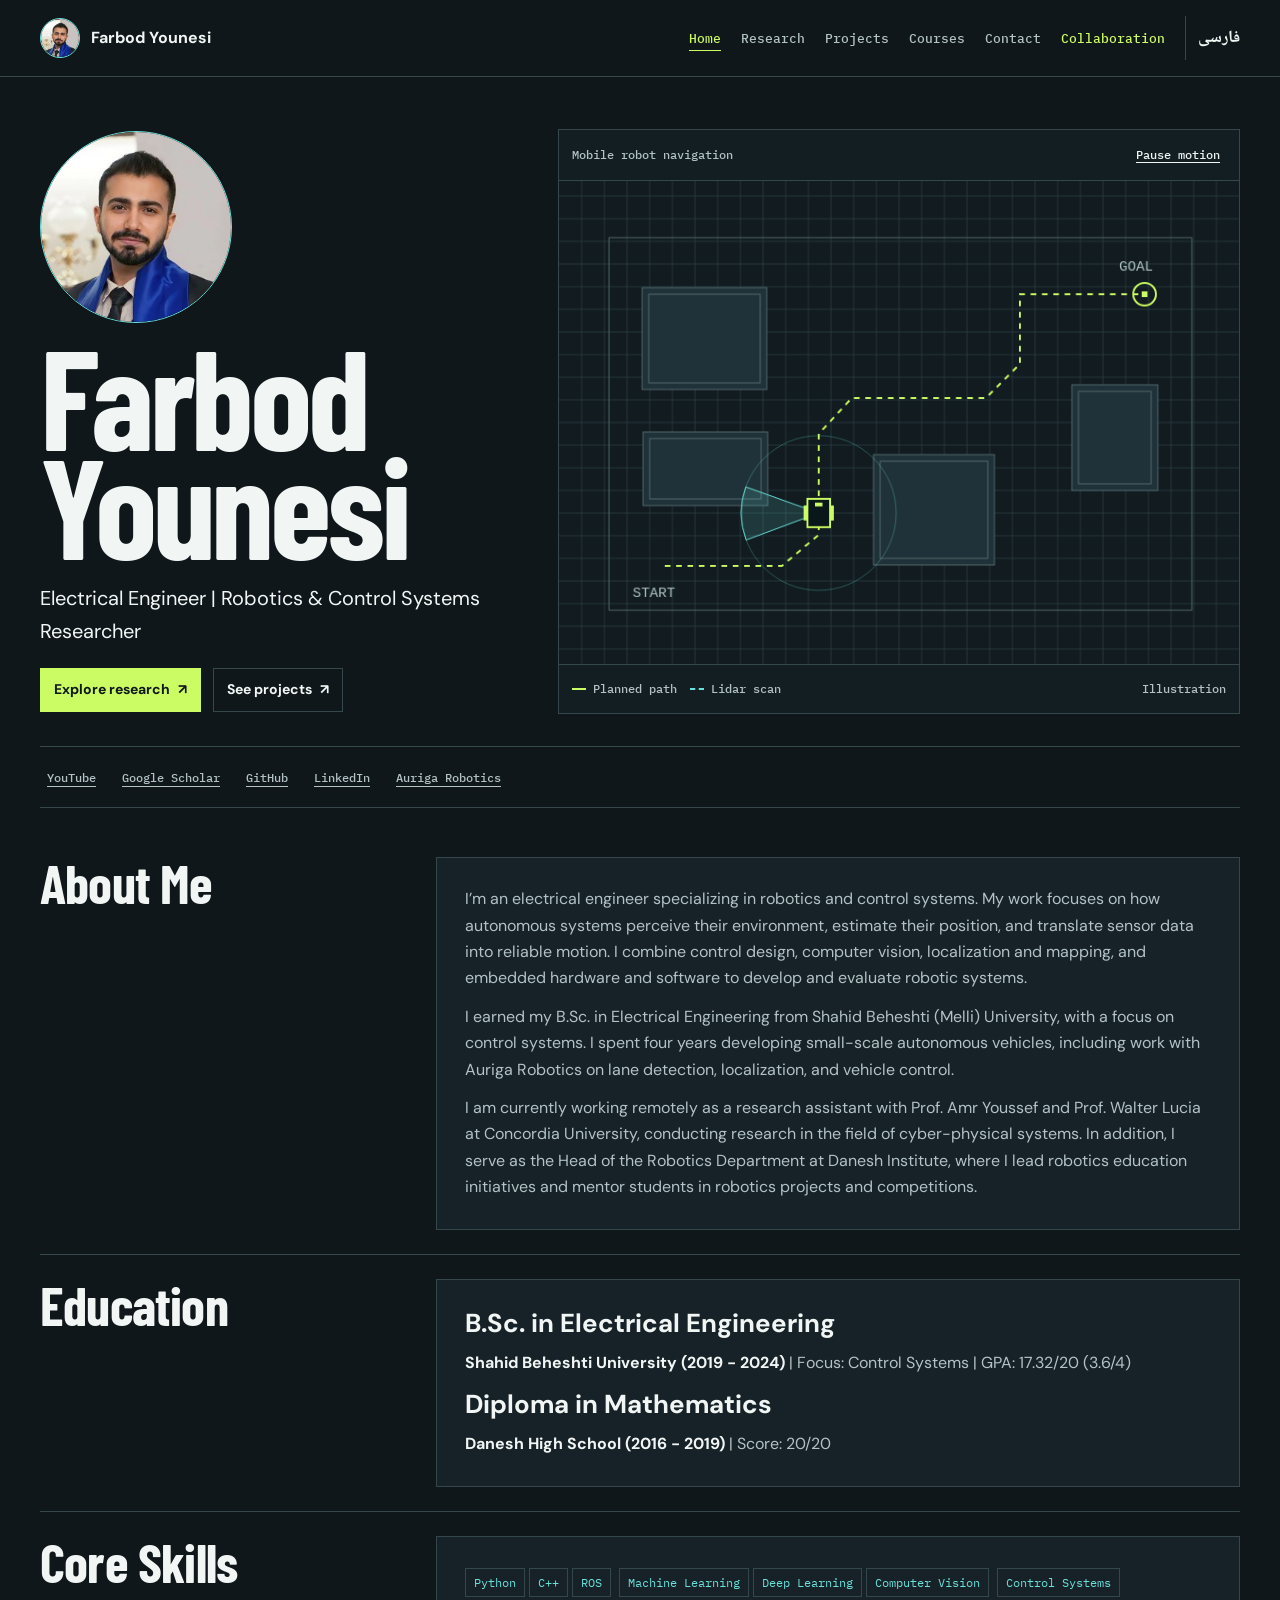
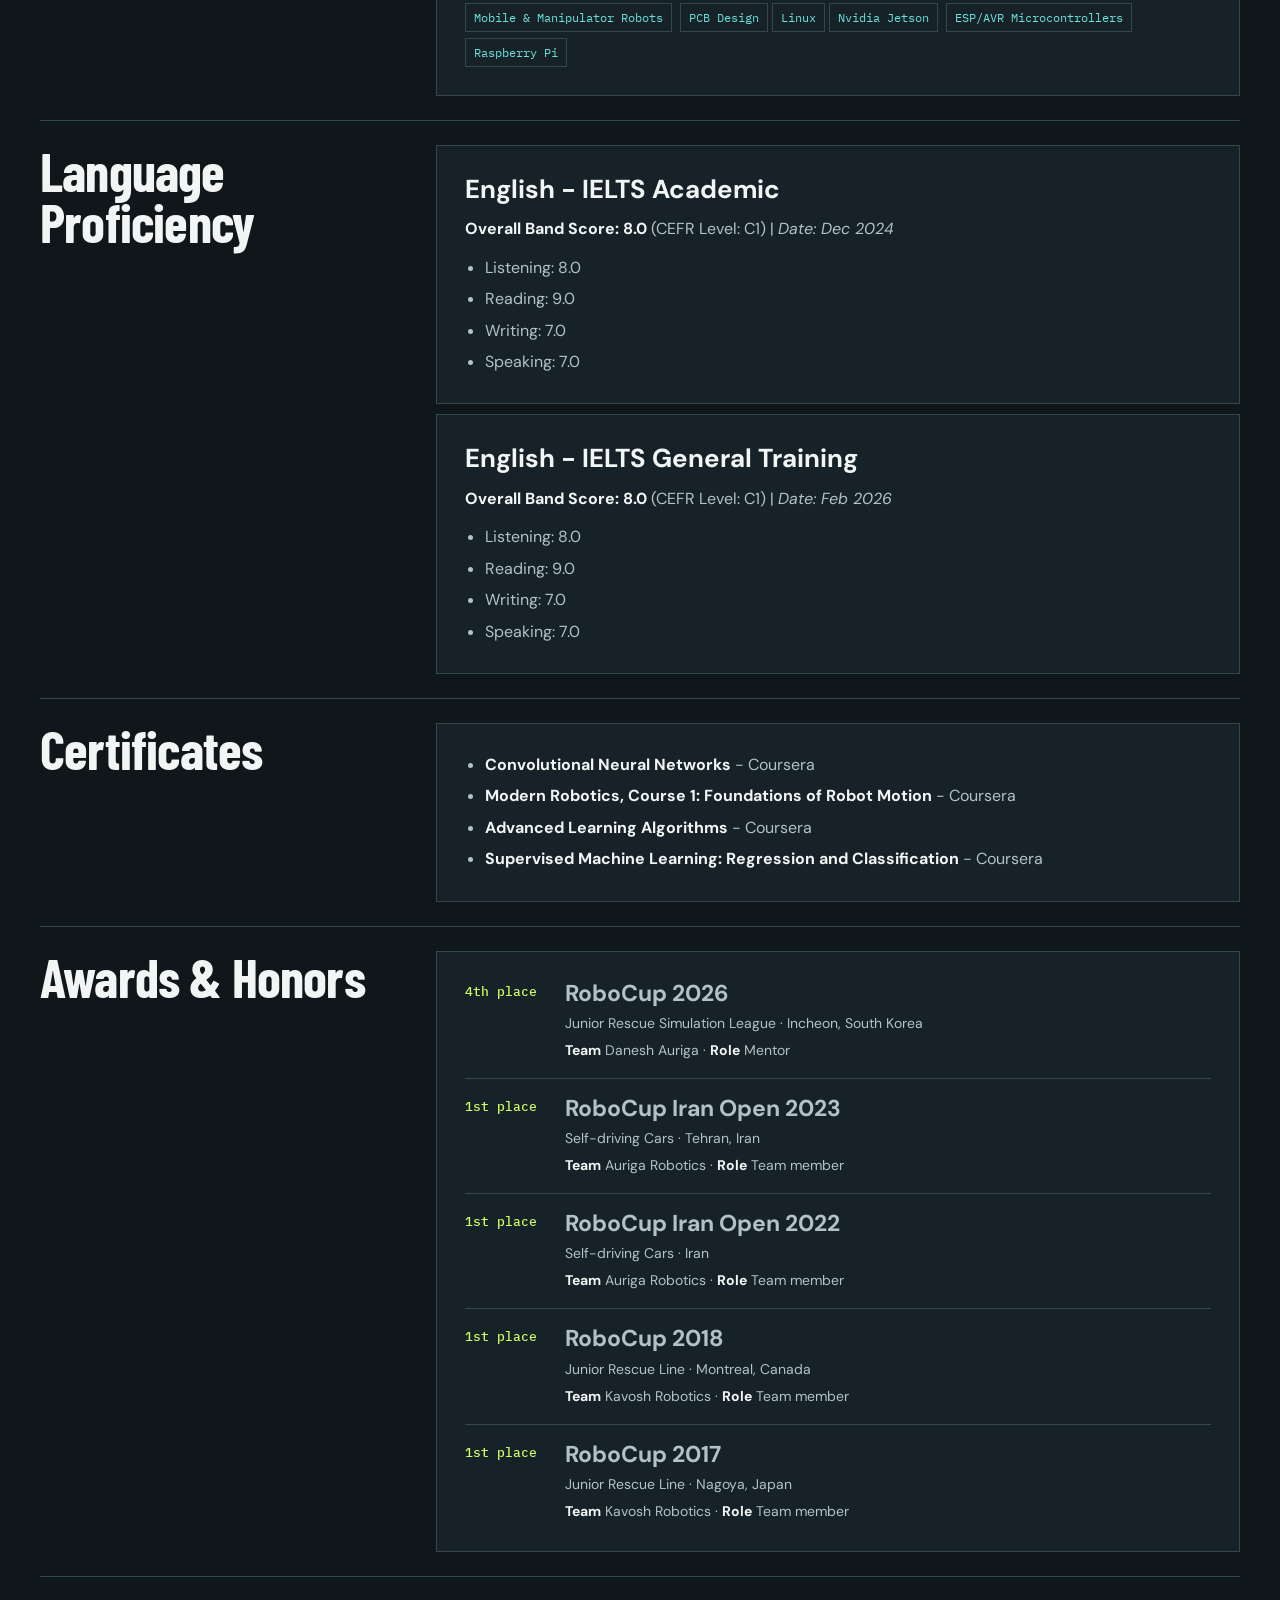
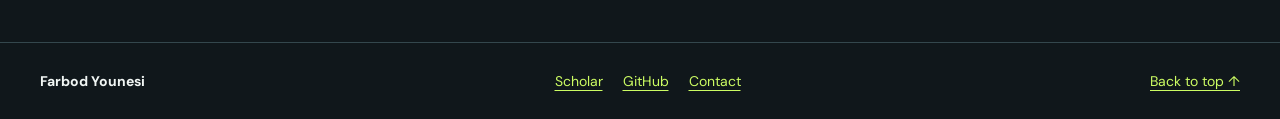
<file: index.html>
<!doctype html>
<html lang="en">
<head>
    <meta charset="utf-8">
    <meta name="viewport" content="width=device-width, initial-scale=1">
    <meta name="description" content="Farbod Younesi is an electrical engineer and robotics researcher working on secure robotic control, autonomous vehicles, SLAM, and computer vision.">
    <meta name="theme-color" content="#10171b">
    <title>Farbod Younesi | Robotics and Control Systems Research</title>
    <link rel="preconnect" href="https://fonts.googleapis.com">
    <link rel="preconnect" href="https://fonts.gstatic.com" crossorigin>
    <link href="https://fonts.googleapis.com/css2?family=Barlow+Condensed:wght@600;700&amp;family=DM+Sans:wght@400;500;600;700&amp;family=IBM+Plex+Mono:wght@400;500&amp;display=swap" rel="stylesheet">
    <link rel="stylesheet" href="style.css">
    <script src="motion.js" defer></script>
    <link rel="canonical" href="https://farbodynsi.github.io/">
    <link rel="alternate" hreflang="en" href="https://farbodynsi.github.io/">
    <link rel="alternate" hreflang="fa" href="https://farbodynsi.github.io/fa/">
    <link rel="alternate" hreflang="x-default" href="https://farbodynsi.github.io/">
    <meta property="og:type" content="profile">
    <meta property="og:site_name" content="Farbod Younesi">
    <meta property="og:url" content="https://farbodynsi.github.io/">
    <meta property="og:title" content="Farbod Younesi | Robotics and Control Systems Research">
    <meta property="og:description" content="Farbod Younesi is an electrical engineer and robotics researcher working on secure robotic control, autonomous vehicles, SLAM, and computer vision.">
    <meta property="og:locale" content="en_US">
    <meta property="og:locale:alternate" content="fa_IR">
    <meta property="og:image" content="https://farbodynsi.github.io/farbod-younesi.jpg">
    <meta property="og:image:width" content="256">
    <meta property="og:image:height" content="256">
    <meta property="og:image:alt" content="Portrait of Farbod Younesi">
    <meta name="twitter:card" content="summary">
    <script type="application/ld+json">
{
  "@context": "https://schema.org",
  "@graph": [
    {
      "@type": "ProfilePage",
      "@id": "https://farbodynsi.github.io/#webpage",
      "url": "https://farbodynsi.github.io/",
      "name": "Farbod Younesi | Robotics and Control Systems Research",
      "description": "Farbod Younesi is an electrical engineer and robotics researcher working on secure robotic control, autonomous vehicles, SLAM, and computer vision.",
      "inLanguage": "en",
      "isPartOf": {
        "@id": "https://farbodynsi.github.io/#website"
      },
      "mainEntity": {
        "@id": "https://farbodynsi.github.io/#farbod-younesi"
      }
    },
    {
      "@type": "WebSite",
      "@id": "https://farbodynsi.github.io/#website",
      "url": "https://farbodynsi.github.io/",
      "name": "Farbod Younesi",
      "alternateName": "فربد یونسی",
      "inLanguage": [
        "en",
        "fa"
      ],
      "publisher": {
        "@id": "https://farbodynsi.github.io/#farbod-younesi"
      }
    },
    {
      "@type": "Person",
      "@id": "https://farbodynsi.github.io/#farbod-younesi",
      "url": "https://farbodynsi.github.io/",
      "name": "Farbod Younesi",
      "alternateName": "فربد یونسی",
      "description": "Electrical engineer and researcher in robotics and control systems.",
      "image": "https://farbodynsi.github.io/farbod-younesi.jpg",
      "jobTitle": "Electrical Engineer and Robotics Researcher",
      "knowsAbout": [
        "Robotics",
        "Control systems",
        "Cyber-physical systems security",
        "Autonomous vehicles",
        "Computer vision",
        "SLAM"
      ],
      "alumniOf": {
        "@type": "CollegeOrUniversity",
        "name": "Shahid Beheshti University"
      },
      "sameAs": [
        "https://github.com/farbodYNSI",
        "https://www.linkedin.com/in/farbod-younesi",
        "https://scholar.google.com/citations?user=7HzUuhoAAAAJ&hl=en",
        "https://www.youtube.com/@farbodyounesi2424"
      ]
    }
  ]
}
    </script>
</head>
<body id="top">
<a class="skip" href="#main">Skip to content</a>
<header class="site-header"><div class="shell header-inner">
    <a class="brand" href="./"><img class="brand-portrait" src="farbod-younesi.jpg" width="34" height="34" alt=""> Farbod Younesi</a>
    <nav aria-label="Main navigation"><a href="./" aria-current="page">Home</a><a href="research.html">Research</a><a href="projects.html">Projects</a><a href="courses.html">Courses</a><a href="contact.html">Contact</a><a class="collab-nav" href="collaboration.html">Collaboration</a><a class="language-switch" href="fa/" lang="fa" hreflang="fa">فارسی</a></nav>
</div></header>
<main class="shell" id="main">
<section class="hero" aria-labelledby="hero-title">
    <div class="hero-copy">
        <img src="farbod-younesi.jpg" alt="Portrait of Farbod Younesi" width="256" height="256" class="profile-pic">
        <h1 id="hero-title">Farbod<br>Younesi</h1>
        <p class="hero-role">Electrical Engineer | Robotics &amp; Control Systems Researcher</p>
        <div class="hero-actions"><a class="button" href="research.html">Explore research <span aria-hidden="true">↗</span></a><a class="button secondary" href="projects.html">See projects <span aria-hidden="true">↗</span></a></div>
    </div>
    <figure class="robotics-demo">
        <div class="demo-bar"><span>Mobile robot navigation</span><button type="button" id="motion-toggle" hidden>Pause motion</button></div>
        <canvas id="robot-map" width="720" height="512" role="img" aria-label="Illustration of a top-down mobile robot following a planned path and scanning for obstacles with lidar.">A mobile robot follows a planned path and scans for obstacles with lidar.</canvas>
        <figcaption><span><i class="route-key"></i> Planned path</span><span><i class="scan-key"></i> Lidar scan</span><span class="simulation-label">Illustration</span></figcaption>
    </figure>
</section>
<div class="social-links">
                <a href="https://www.youtube.com/@farbodyounesi2424">YouTube</a>
                <a href="https://scholar.google.com/citations?user=7HzUuhoAAAAJ&amp;hl=en">Google Scholar</a>
                <a href="https://github.com/farbodYNSI">GitHub</a>
                <a href="https://www.linkedin.com/in/farbod-younesi">LinkedIn</a>
                <a href="https://aurigarobotics.ir/">Auriga Robotics</a>
            </div>
<div class="home-content"><section class="profile-section"><h2 id="about-me">About Me</h2>
        <div class="card">
            <p>
                I’m an electrical engineer specializing in robotics and control systems. My work focuses on how autonomous systems perceive their environment, estimate their position, and translate sensor data into reliable motion. I combine control design, computer vision, localization and mapping, and embedded hardware and software to develop and evaluate robotic systems.
            </p>

            <p>
                I earned my B.Sc. in Electrical Engineering from Shahid Beheshti (Melli) University, with a focus on control systems. I spent four years developing small-scale autonomous vehicles, including work with Auriga Robotics on lane detection, localization, and vehicle control.
            </p>

            <p>
                I am currently working remotely as a research assistant with Prof. Amr Youssef and Prof. Walter Lucia at Concordia University, conducting research in the field of cyber-physical systems. In addition, I serve as the Head of the Robotics Department at Danesh Institute, where I lead robotics education initiatives and mentor students in robotics projects and competitions.
            </p>
        </div></section>
<section class="profile-section"><h2>Education</h2>
        <div class="card">
            <h3>B.Sc. in Electrical Engineering</h3>
            <p><strong>Shahid Beheshti University (2019 - 2024)</strong> | Focus: Control Systems | GPA: 17.32/20 (3.6/4)</p>
            <h3>Diploma in Mathematics</h3>
            <p><strong>Danesh High School (2016 - 2019)</strong> | Score: 20/20</p>
        </div></section>
<section class="profile-section"><h2>Core Skills</h2>
        <div class="card">
            <div>
                <span class="chip">Python</span><span class="chip">C++</span><span class="chip">ROS</span>
                <span class="chip">Machine Learning</span><span class="chip">Deep Learning</span><span class="chip">Computer Vision</span>
                <span class="chip">Control Systems</span><span class="chip">Mobile & Manipulator Robots</span>
                <span class="chip">PCB Design</span><span class="chip">Linux</span><span class="chip">Nvidia Jetson</span>
                <span class="chip">ESP/AVR Microcontrollers</span><span class="chip">Raspberry Pi</span>
            </div>
        </div></section>
<section class="profile-section"><h2>Language Proficiency</h2>
        <div class="card">
            <h3>English - IELTS Academic</h3>
            <p><strong>Overall Band Score: 8.0</strong> (CEFR Level: C1) | <em>Date: Dec 2024</em></p>
            <ul>
                <li>Listening: 8.0</li>
                <li>Reading: 9.0</li>
                <li>Writing: 7.0</li>
                <li>Speaking: 7.0</li>
            </ul>
        </div>
        <div class="card">
            <h3>English - IELTS General Training</h3>
            <p><strong>Overall Band Score: 8.0</strong> (CEFR Level: C1) | <em>Date: Feb 2026</em></p>
            <ul>
                <li>Listening: 8.0</li>
                <li>Reading: 9.0</li>
                <li>Writing: 7.0</li>
                <li>Speaking: 7.0</li>
            </ul>
        </div></section>
<section class="profile-section"><h2>Certificates</h2>
        <div class="card">
            <ul>
                <li><strong>Convolutional Neural Networks</strong> - Coursera</li>
                <li><strong>Modern Robotics, Course 1: Foundations of Robot Motion</strong> - Coursera</li>
                <li><strong>Advanced Learning Algorithms</strong> - Coursera</li>
                <li><strong>Supervised Machine Learning: Regression and Classification</strong> - Coursera</li>
            </ul>
        </div></section>
<section class="profile-section" id="awards">
    <h2>Awards &amp; Honors</h2>
    <ul class="card award-list" role="list">
        <li>
            <strong class="award-place">4th place</strong>
            <div><h3>RoboCup 2026</h3><p>Junior Rescue Simulation League · Incheon, South Korea</p><p><strong>Team</strong> Danesh Auriga · <strong>Role</strong> Mentor</p></div>
        </li>
        <li>
            <strong class="award-place">1st place</strong>
            <div><h3>RoboCup Iran Open 2023</h3><p>Self-driving Cars · Tehran, Iran</p><p><strong>Team</strong> Auriga Robotics · <strong>Role</strong> Team member</p></div>
        </li>
        <li>
            <strong class="award-place">1st place</strong>
            <div><h3>RoboCup Iran Open 2022</h3><p>Self-driving Cars · Iran</p><p><strong>Team</strong> Auriga Robotics · <strong>Role</strong> Team member</p></div>
        </li>
        <li>
            <strong class="award-place">1st place</strong>
            <div><h3>RoboCup 2018</h3><p>Junior Rescue Line · Montreal, Canada</p><p><strong>Team</strong> Kavosh Robotics · <strong>Role</strong> Team member</p></div>
        </li>
        <li>
            <strong class="award-place">1st place</strong>
            <div><h3>RoboCup 2017</h3><p>Junior Rescue Line · Nagoya, Japan</p><p><strong>Team</strong> Kavosh Robotics · <strong>Role</strong> Team member</p></div>
        </li>
    </ul>
</section></div>
</main>
<footer class="site-footer"><div class="shell footer-inner">
    <a class="brand" href="./">Farbod Younesi</a>
    <div class="inline-links"><a href="https://scholar.google.com/citations?user=7HzUuhoAAAAJ&amp;hl=en">Scholar</a><a href="https://github.com/farbodYNSI">GitHub</a><a href="contact.html">Contact</a></div>
    <a href="#top">Back to top ↑</a>
</div></footer>
</body>
</html>
</file>
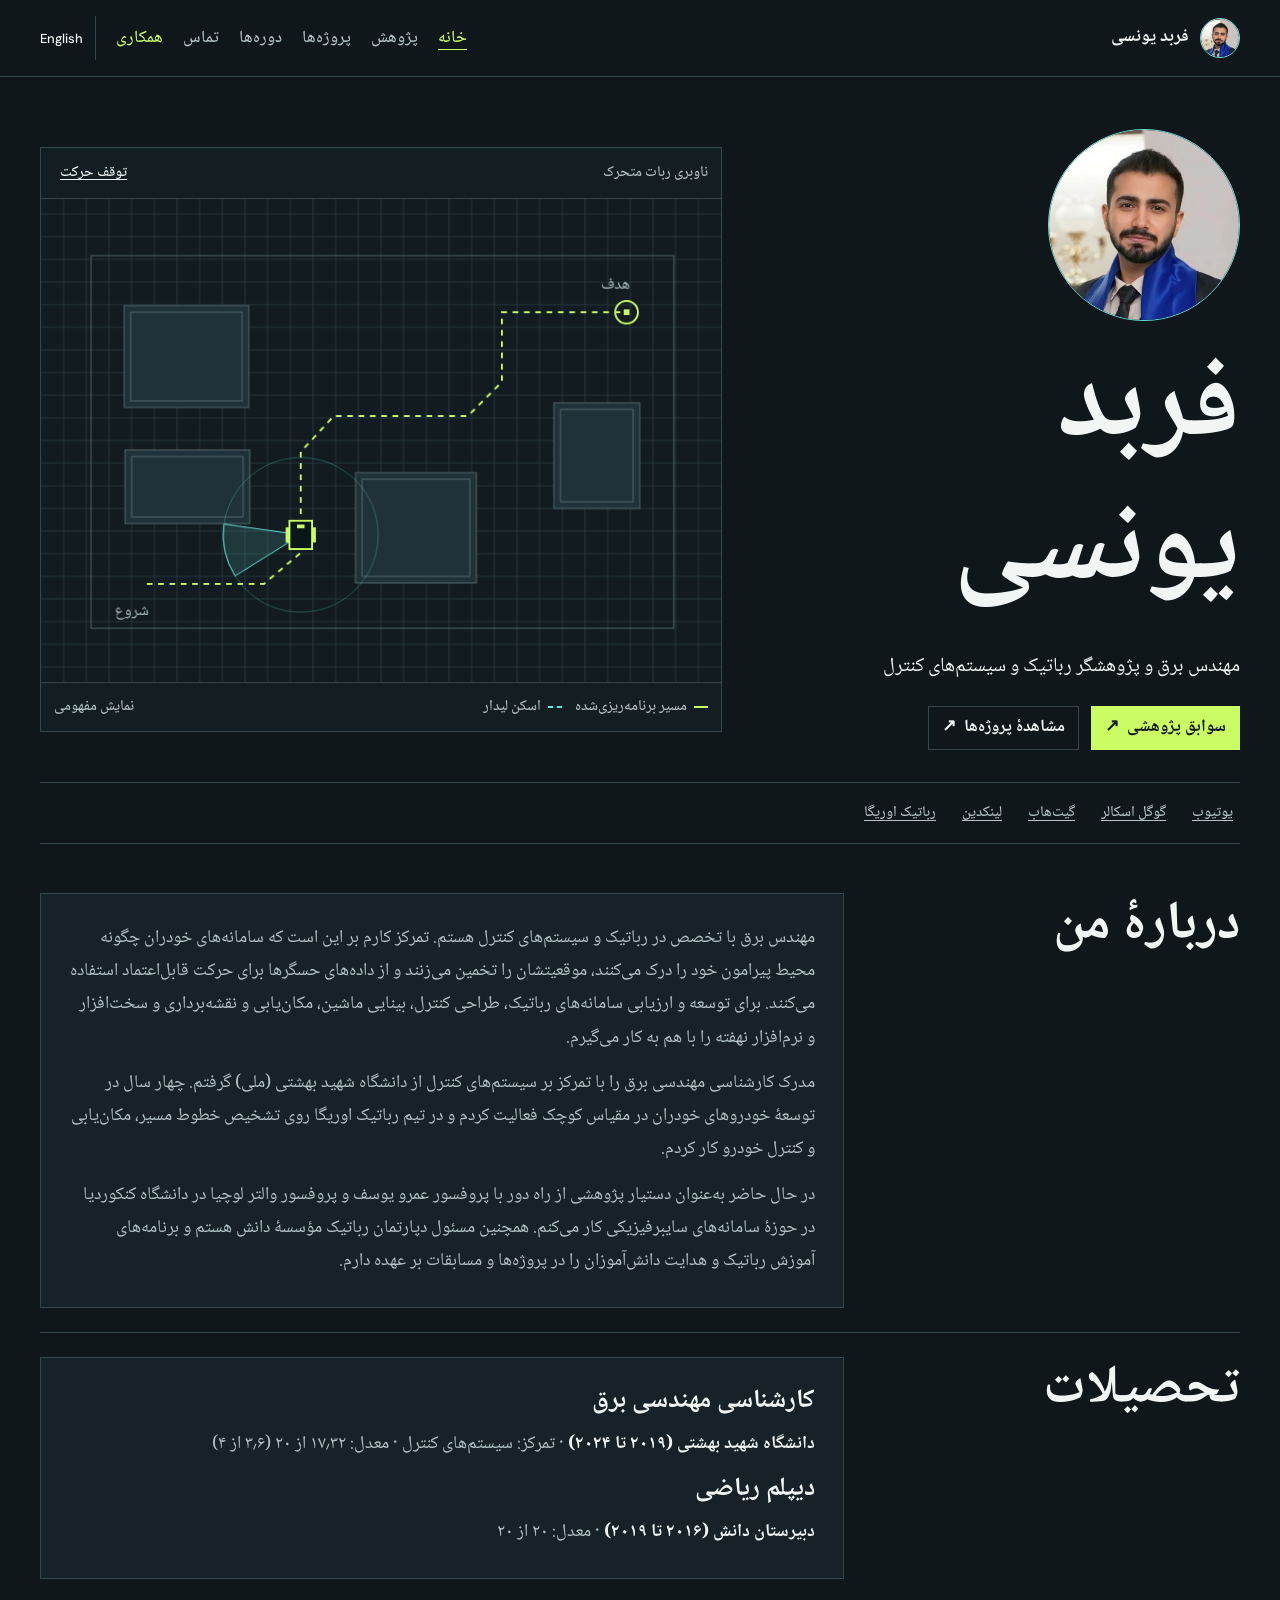
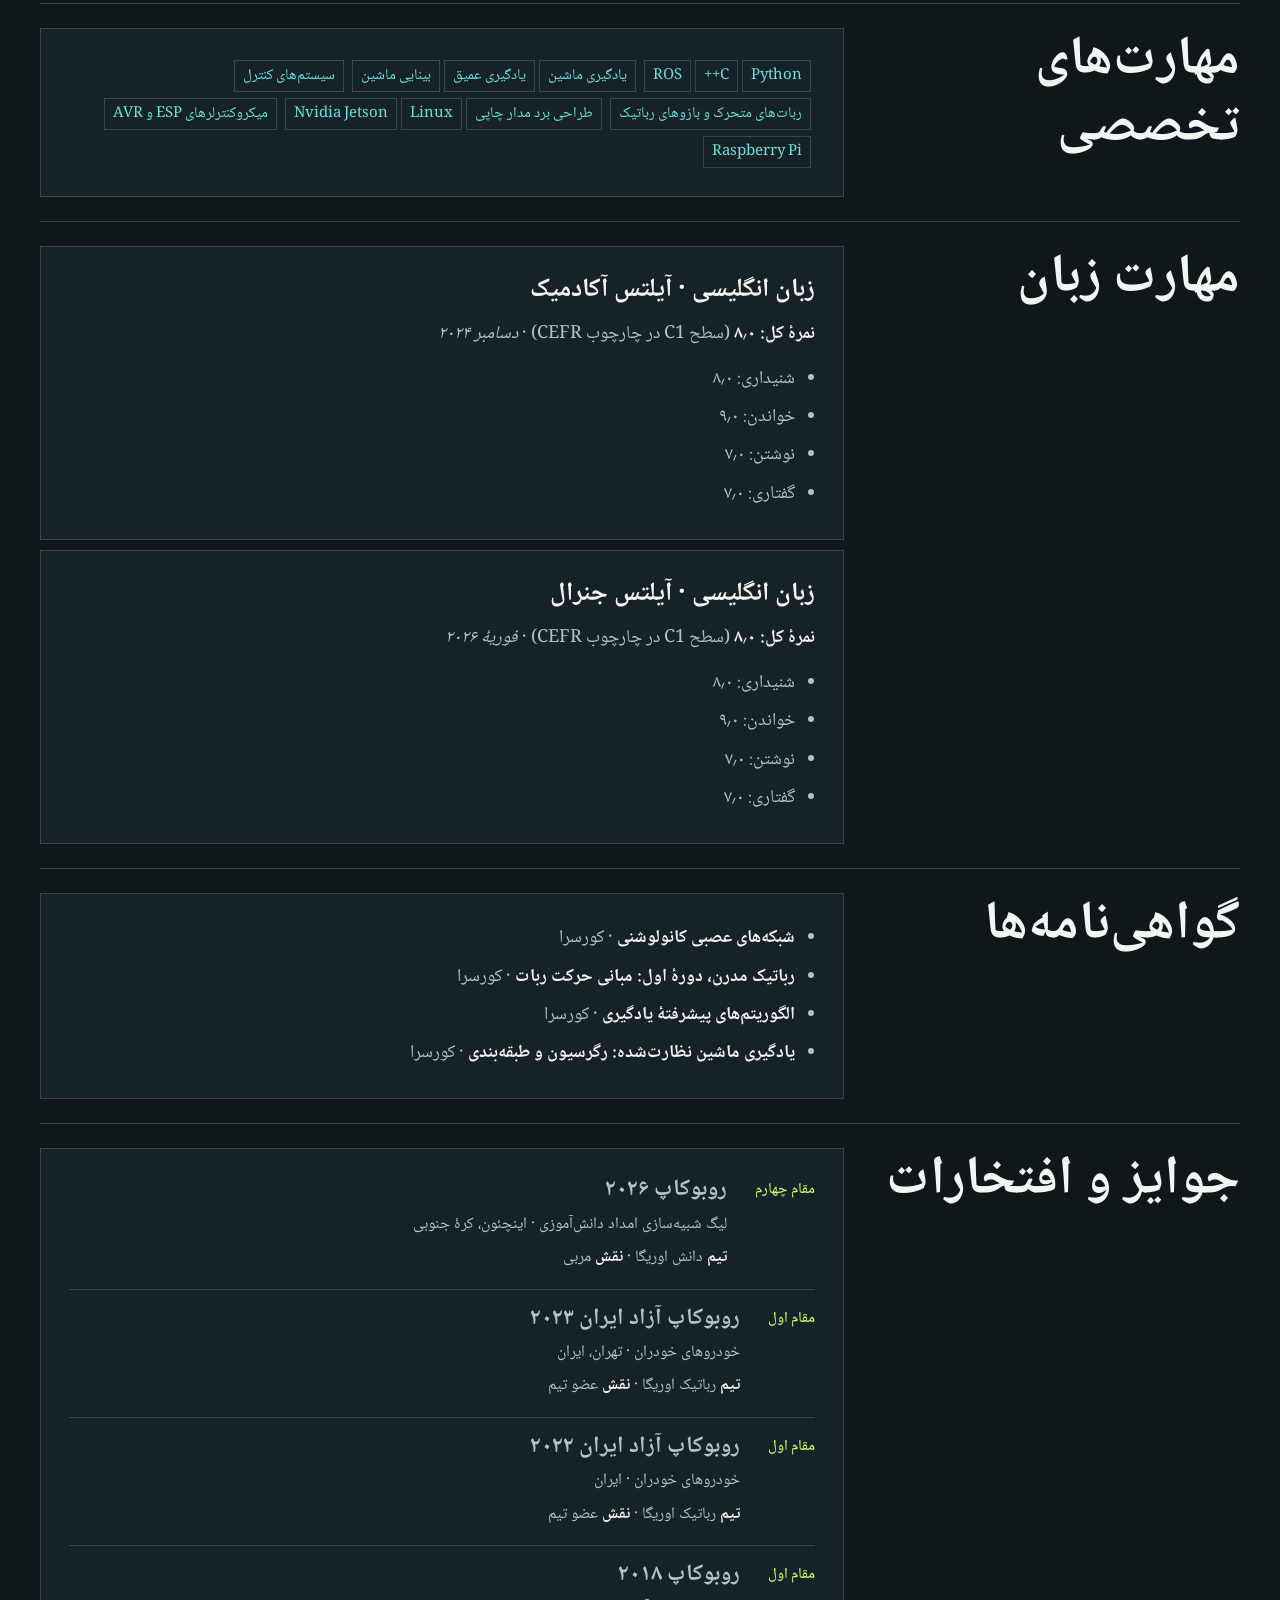
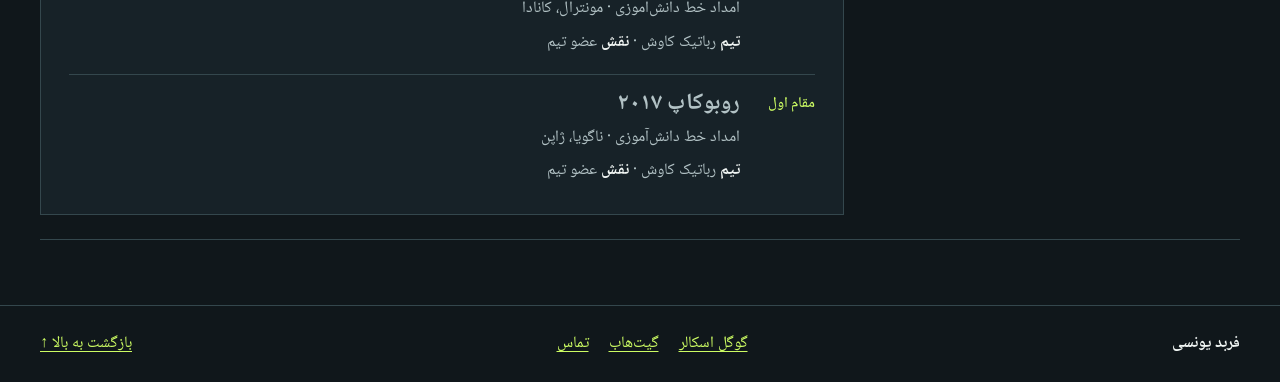
<file: fa/index.html>
<!doctype html>
<html lang="fa" dir="rtl">
<head>
    <meta charset="utf-8">
    <meta name="viewport" content="width=device-width, initial-scale=1">
    <meta name="description" content="فربد یونسی، مهندس برق و پژوهشگر رباتیک، در زمینهٔ کنترل امن ربات‌ها، خودروهای خودران، مکان‌یابی و نقشه‌برداری هم‌زمان و بینایی ماشین فعالیت می‌کند.">
    <meta name="theme-color" content="#10171b">
    <title>فربد یونسی | پژوهشگر رباتیک و سیستم‌های کنترل</title>
    <link rel="preconnect" href="https://fonts.googleapis.com">
    <link rel="preconnect" href="https://fonts.gstatic.com" crossorigin>
    <link href="https://fonts.googleapis.com/css2?family=Barlow+Condensed:wght@600;700&amp;family=DM+Sans:wght@400;500;600;700&amp;family=IBM+Plex+Mono:wght@400;500&amp;display=swap" rel="stylesheet">
    <link rel="stylesheet" href="../style.css">
    <script src="../motion.js" defer></script>
    <link rel="canonical" href="https://farbodynsi.github.io/fa/">
    <link rel="alternate" hreflang="en" href="https://farbodynsi.github.io/">
    <link rel="alternate" hreflang="fa" href="https://farbodynsi.github.io/fa/">
    <link rel="alternate" hreflang="x-default" href="https://farbodynsi.github.io/">
    <meta property="og:type" content="profile">
    <meta property="og:site_name" content="فربد یونسی">
    <meta property="og:url" content="https://farbodynsi.github.io/fa/">
    <meta property="og:title" content="فربد یونسی | پژوهشگر رباتیک و سیستم‌های کنترل">
    <meta property="og:description" content="فربد یونسی، مهندس برق و پژوهشگر رباتیک، در زمینهٔ کنترل امن ربات‌ها، خودروهای خودران، مکان‌یابی و نقشه‌برداری هم‌زمان و بینایی ماشین فعالیت می‌کند.">
    <meta property="og:locale" content="fa_IR">
    <meta property="og:locale:alternate" content="en_US">
    <meta property="og:image" content="https://farbodynsi.github.io/farbod-younesi.jpg">
    <meta property="og:image:width" content="256">
    <meta property="og:image:height" content="256">
    <meta property="og:image:alt" content="پرترهٔ فربد یونسی">
    <meta name="twitter:card" content="summary">
    <script type="application/ld+json">
{
  "@context": "https://schema.org",
  "@graph": [
    {
      "@type": "ProfilePage",
      "@id": "https://farbodynsi.github.io/fa/#webpage",
      "url": "https://farbodynsi.github.io/fa/",
      "name": "فربد یونسی | پژوهشگر رباتیک و سیستم‌های کنترل",
      "description": "فربد یونسی، مهندس برق و پژوهشگر رباتیک، در زمینهٔ کنترل امن ربات‌ها، خودروهای خودران، مکان‌یابی و نقشه‌برداری هم‌زمان و بینایی ماشین فعالیت می‌کند.",
      "inLanguage": "fa",
      "isPartOf": {
        "@id": "https://farbodynsi.github.io/#website"
      },
      "mainEntity": {
        "@id": "https://farbodynsi.github.io/#farbod-younesi"
      }
    },
    {
      "@type": "WebSite",
      "@id": "https://farbodynsi.github.io/#website",
      "url": "https://farbodynsi.github.io/",
      "name": "Farbod Younesi",
      "alternateName": "فربد یونسی",
      "inLanguage": [
        "en",
        "fa"
      ],
      "publisher": {
        "@id": "https://farbodynsi.github.io/#farbod-younesi"
      }
    },
    {
      "@type": "Person",
      "@id": "https://farbodynsi.github.io/#farbod-younesi",
      "url": "https://farbodynsi.github.io/",
      "name": "Farbod Younesi",
      "alternateName": "فربد یونسی",
      "description": "Electrical engineer and researcher in robotics and control systems.",
      "image": "https://farbodynsi.github.io/farbod-younesi.jpg",
      "jobTitle": "Electrical Engineer and Robotics Researcher",
      "knowsAbout": [
        "Robotics",
        "Control systems",
        "Cyber-physical systems security",
        "Autonomous vehicles",
        "Computer vision",
        "SLAM"
      ],
      "alumniOf": {
        "@type": "CollegeOrUniversity",
        "name": "Shahid Beheshti University"
      },
      "sameAs": [
        "https://github.com/farbodYNSI",
        "https://www.linkedin.com/in/farbod-younesi",
        "https://scholar.google.com/citations?user=7HzUuhoAAAAJ&hl=en",
        "https://www.youtube.com/@farbodyounesi2424"
      ]
    }
  ]
}
    </script>
</head>
<body id="top">
<a class="skip" href="#main">رفتن به محتوای اصلی</a>
<header class="site-header"><div class="shell header-inner">
    <a class="brand" href="./"><img class="brand-portrait" src="../farbod-younesi.jpg" width="34" height="34" alt=""> فربد یونسی</a>
    <nav aria-label="ناوبری اصلی"><a href="./" aria-current="page">خانه</a><a href="research.html">پژوهش</a><a href="projects.html">پروژه‌ها</a><a href="courses.html">دوره‌ها</a><a href="contact.html">تماس</a><a class="collab-nav" href="collaboration.html">همکاری</a><a class="language-switch" href="../" lang="en" hreflang="en">English</a></nav>
</div></header>
<main class="shell" id="main">
<section class="hero" aria-labelledby="hero-title">
    <div class="hero-copy">
        <img src="../farbod-younesi.jpg" alt="تصویر فربد یونسی" width="256" height="256" class="profile-pic">
        <h1 id="hero-title">فربد<br>یونسی</h1>
        <p class="hero-role">مهندس برق و پژوهشگر رباتیک و سیستم‌های کنترل</p>
        <div class="hero-actions"><a class="button" href="research.html">سوابق پژوهشی <span aria-hidden="true">↗</span></a><a class="button secondary" href="projects.html">مشاهدهٔ پروژه‌ها <span aria-hidden="true">↗</span></a></div>
    </div>
    <figure class="robotics-demo">
        <div class="demo-bar"><span>ناوبری ربات متحرک</span><button type="button" id="motion-toggle" hidden>توقف حرکت</button></div>
        <canvas id="robot-map" width="720" height="512" role="img" aria-label="نمای بالا از ربات متحرکی که مسیری برنامه‌ریزی‌شده را دنبال می‌کند و با لیدار به دنبال موانع می‌گردد.">ربات متحرک مسیر برنامه‌ریزی‌شده را دنبال می‌کند و با لیدار موانع را اسکن می‌کند.</canvas>
        <figcaption><span><i class="route-key"></i> مسیر برنامه‌ریزی‌شده</span><span><i class="scan-key"></i> اسکن لیدار</span><span class="simulation-label">نمایش مفهومی</span></figcaption>
    </figure>
</section>
<div class="social-links">
                <a href="https://www.youtube.com/@farbodyounesi2424">یوتیوب</a>
                <a href="https://scholar.google.com/citations?user=7HzUuhoAAAAJ&amp;hl=en">گوگل اسکالر</a>
                <a href="https://github.com/farbodYNSI">گیت‌هاب</a>
                <a href="https://www.linkedin.com/in/farbod-younesi">لینکدین</a>
                <a href="https://aurigarobotics.ir/">رباتیک اوریگا</a>
            </div>
<div class="home-content"><section class="profile-section"><h2 id="about-me">دربارهٔ من</h2>
        <div class="card">
            <p>
                مهندس برق با تخصص در رباتیک و سیستم‌های کنترل هستم. تمرکز کارم بر این است که سامانه‌های خودران چگونه محیط پیرامون خود را درک می‌کنند، موقعیتشان را تخمین می‌زنند و از داده‌های حسگرها برای حرکت قابل‌اعتماد استفاده می‌کنند. برای توسعه و ارزیابی سامانه‌های رباتیک، طراحی کنترل، بینایی ماشین، مکان‌یابی و نقشه‌برداری و سخت‌افزار و نرم‌افزار نهفته را با هم به کار می‌گیرم.
            </p>

            <p>
                مدرک کارشناسی مهندسی برق را با تمرکز بر سیستم‌های کنترل از دانشگاه شهید بهشتی (ملی) گرفتم. چهار سال در توسعهٔ خودروهای خودران در مقیاس کوچک فعالیت کردم و در تیم رباتیک اوریگا روی تشخیص خطوط مسیر، مکان‌یابی و کنترل خودرو کار کردم.
            </p>

            <p>
                در حال حاضر به‌عنوان دستیار پژوهشی از راه دور با پروفسور عمرو یوسف و پروفسور والتر لوچیا در دانشگاه کنکوردیا در حوزهٔ سامانه‌های سایبرفیزیکی کار می‌کنم. همچنین مسئول دپارتمان رباتیک مؤسسهٔ دانش هستم و برنامه‌های آموزش رباتیک و هدایت دانش‌آموزان را در پروژه‌ها و مسابقات بر عهده دارم.
            </p>
        </div></section>
<section class="profile-section"><h2>تحصیلات</h2>
        <div class="card">
            <h3>کارشناسی مهندسی برق</h3>
            <p><strong>دانشگاه شهید بهشتی (۲۰۱۹ تا ۲۰۲۴)</strong> · تمرکز: سیستم‌های کنترل · معدل: ۱۷٫۳۲ از ۲۰ (۳٫۶ از ۴)</p>
            <h3>دیپلم ریاضی</h3>
            <p><strong>دبیرستان دانش (۲۰۱۶ تا ۲۰۱۹)</strong> · معدل: ۲۰ از ۲۰</p>
        </div></section>
<section class="profile-section"><h2>مهارت‌های تخصصی</h2>
        <div class="card">
            <div>
                <span class="chip">Python</span><span class="chip">C++</span><span class="chip">ROS</span>
                <span class="chip">یادگیری ماشین</span><span class="chip">یادگیری عمیق</span><span class="chip">بینایی ماشین</span>
                <span class="chip">سیستم‌های کنترل</span><span class="chip">ربات‌های متحرک و بازوهای رباتیک</span>
                <span class="chip">طراحی برد مدار چاپی</span><span class="chip">Linux</span><span class="chip">Nvidia Jetson</span>
                <span class="chip">میکروکنترلرهای ESP و AVR</span><span class="chip">Raspberry Pi</span>
            </div>
        </div></section>
<section class="profile-section"><h2>مهارت زبان</h2>
        <div class="card">
            <h3>زبان انگلیسی · آیلتس آکادمیک</h3>
            <p><strong>نمرهٔ کل: ۸٫۰</strong> (سطح C1 در چارچوب CEFR) · <em>دسامبر ۲۰۲۴</em></p>
            <ul>
                <li>شنیداری: ۸٫۰</li>
                <li>خواندن: ۹٫۰</li>
                <li>نوشتن: ۷٫۰</li>
                <li>گفتاری: ۷٫۰</li>
            </ul>
        </div>
        <div class="card">
            <h3>زبان انگلیسی · آیلتس جنرال</h3>
            <p><strong>نمرهٔ کل: ۸٫۰</strong> (سطح C1 در چارچوب CEFR) · <em>فوریهٔ ۲۰۲۶</em></p>
            <ul>
                <li>شنیداری: ۸٫۰</li>
                <li>خواندن: ۹٫۰</li>
                <li>نوشتن: ۷٫۰</li>
                <li>گفتاری: ۷٫۰</li>
            </ul>
        </div></section>
<section class="profile-section"><h2>گواهی‌نامه‌ها</h2>
        <div class="card">
            <ul>
                <li><strong>شبکه‌های عصبی کانولوشنی</strong> · کورسرا</li>
                <li><strong>رباتیک مدرن، دورهٔ اول: مبانی حرکت ربات</strong> · کورسرا</li>
                <li><strong>الگوریتم‌های پیشرفتهٔ یادگیری</strong> · کورسرا</li>
                <li><strong>یادگیری ماشین نظارت‌شده: رگرسیون و طبقه‌بندی</strong> · کورسرا</li>
            </ul>
        </div></section>
<section class="profile-section" id="awards">
    <h2>جوایز و افتخارات</h2>
    <ul class="card award-list" role="list">
        <li>
            <strong class="award-place">مقام چهارم</strong>
            <div><h3>روبوکاپ ۲۰۲۶</h3><p>لیگ شبیه‌سازی امداد دانش‌آموزی · اینچئون، کرهٔ جنوبی</p><p><strong>تیم</strong> دانش اوریگا · <strong>نقش</strong> مربی</p></div>
        </li>
        <li>
            <strong class="award-place">مقام اول</strong>
            <div><h3>روبوکاپ آزاد ایران ۲۰۲۳</h3><p>خودروهای خودران · تهران، ایران</p><p><strong>تیم</strong> رباتیک اوریگا · <strong>نقش</strong> عضو تیم</p></div>
        </li>
        <li>
            <strong class="award-place">مقام اول</strong>
            <div><h3>روبوکاپ آزاد ایران ۲۰۲۲</h3><p>خودروهای خودران · ایران</p><p><strong>تیم</strong> رباتیک اوریگا · <strong>نقش</strong> عضو تیم</p></div>
        </li>
        <li>
            <strong class="award-place">مقام اول</strong>
            <div><h3>روبوکاپ ۲۰۱۸</h3><p>امداد خط دانش‌آموزی · مونترال، کانادا</p><p><strong>تیم</strong> رباتیک کاوش · <strong>نقش</strong> عضو تیم</p></div>
        </li>
        <li>
            <strong class="award-place">مقام اول</strong>
            <div><h3>روبوکاپ ۲۰۱۷</h3><p>امداد خط دانش‌آموزی · ناگویا، ژاپن</p><p><strong>تیم</strong> رباتیک کاوش · <strong>نقش</strong> عضو تیم</p></div>
        </li>
    </ul>
</section></div>
</main>
<footer class="site-footer"><div class="shell footer-inner">
    <a class="brand" href="./">فربد یونسی</a>
    <div class="inline-links"><a href="https://scholar.google.com/citations?user=7HzUuhoAAAAJ&amp;hl=en">گوگل اسکالر</a><a href="https://github.com/farbodYNSI">گیت‌هاب</a><a href="contact.html">تماس</a></div>
    <a href="#top">بازگشت به بالا ↑</a>
</div></footer>
</body>
</html>
</file>
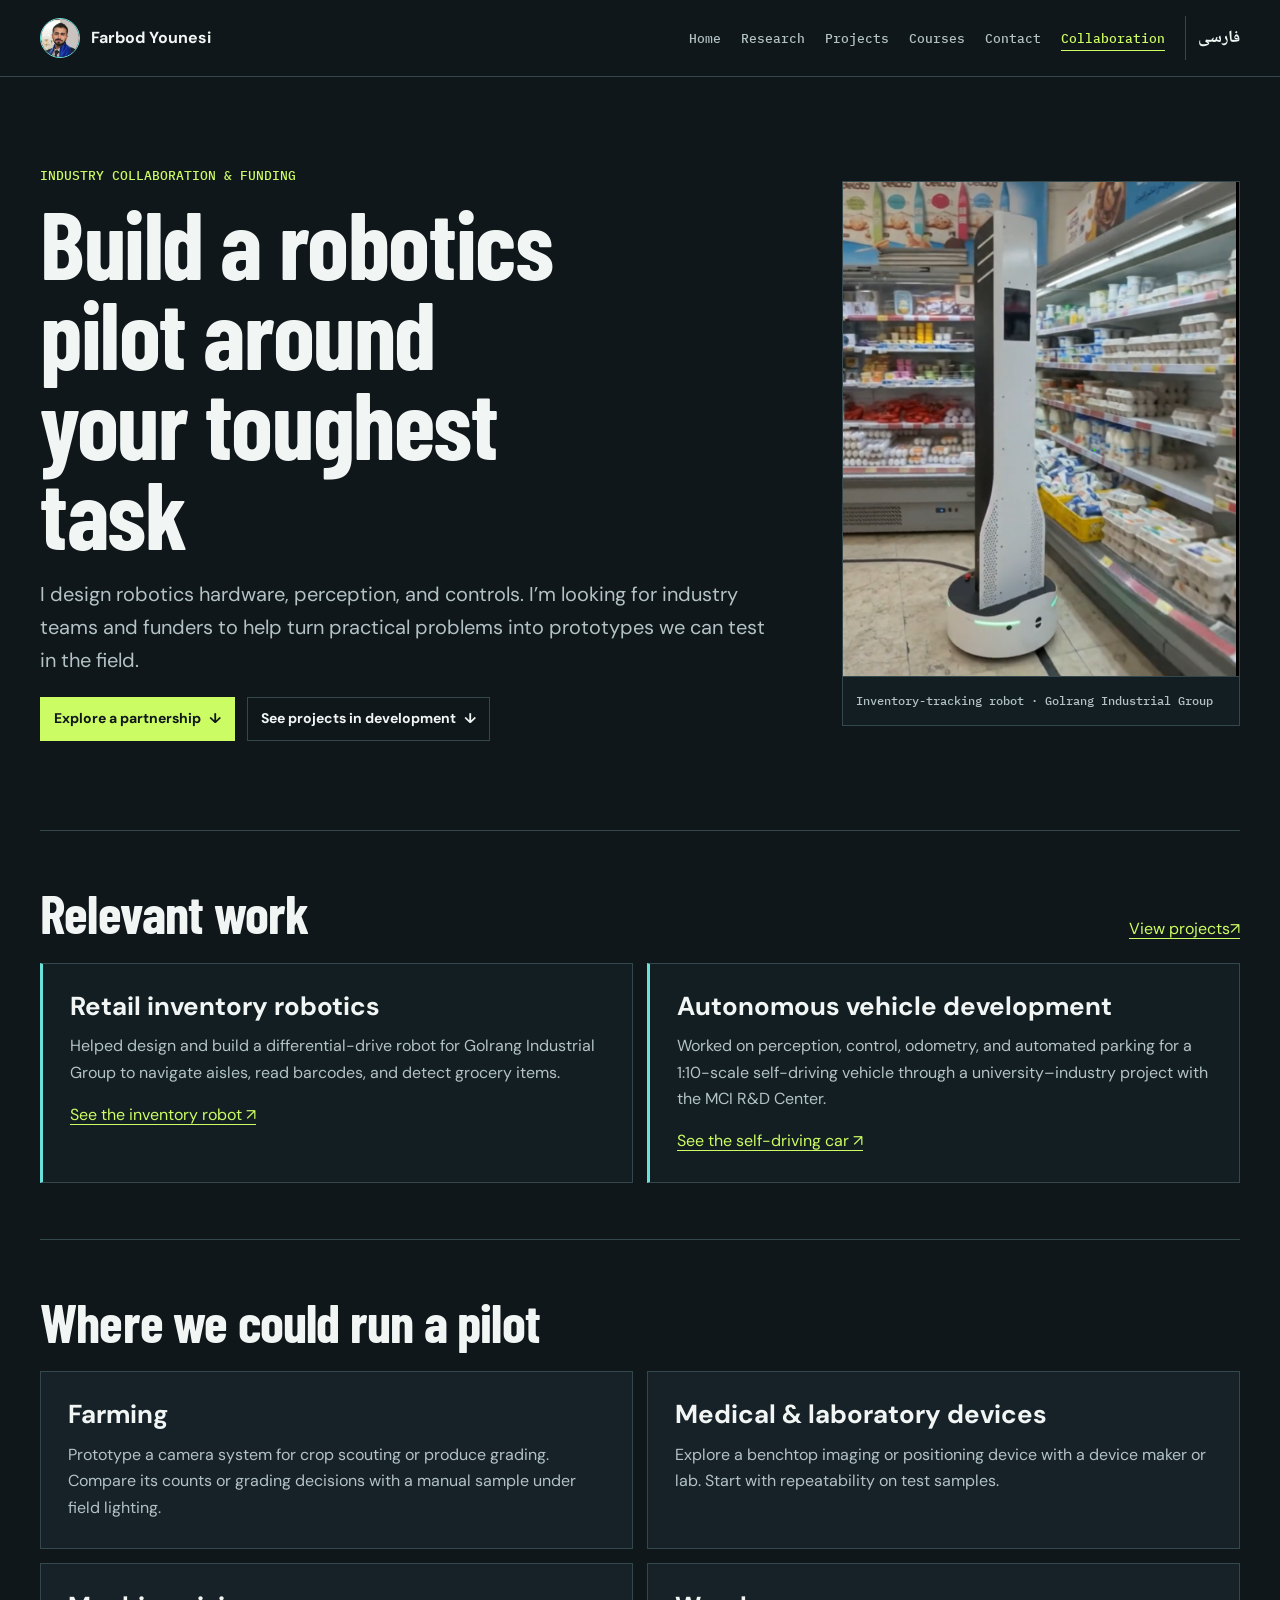
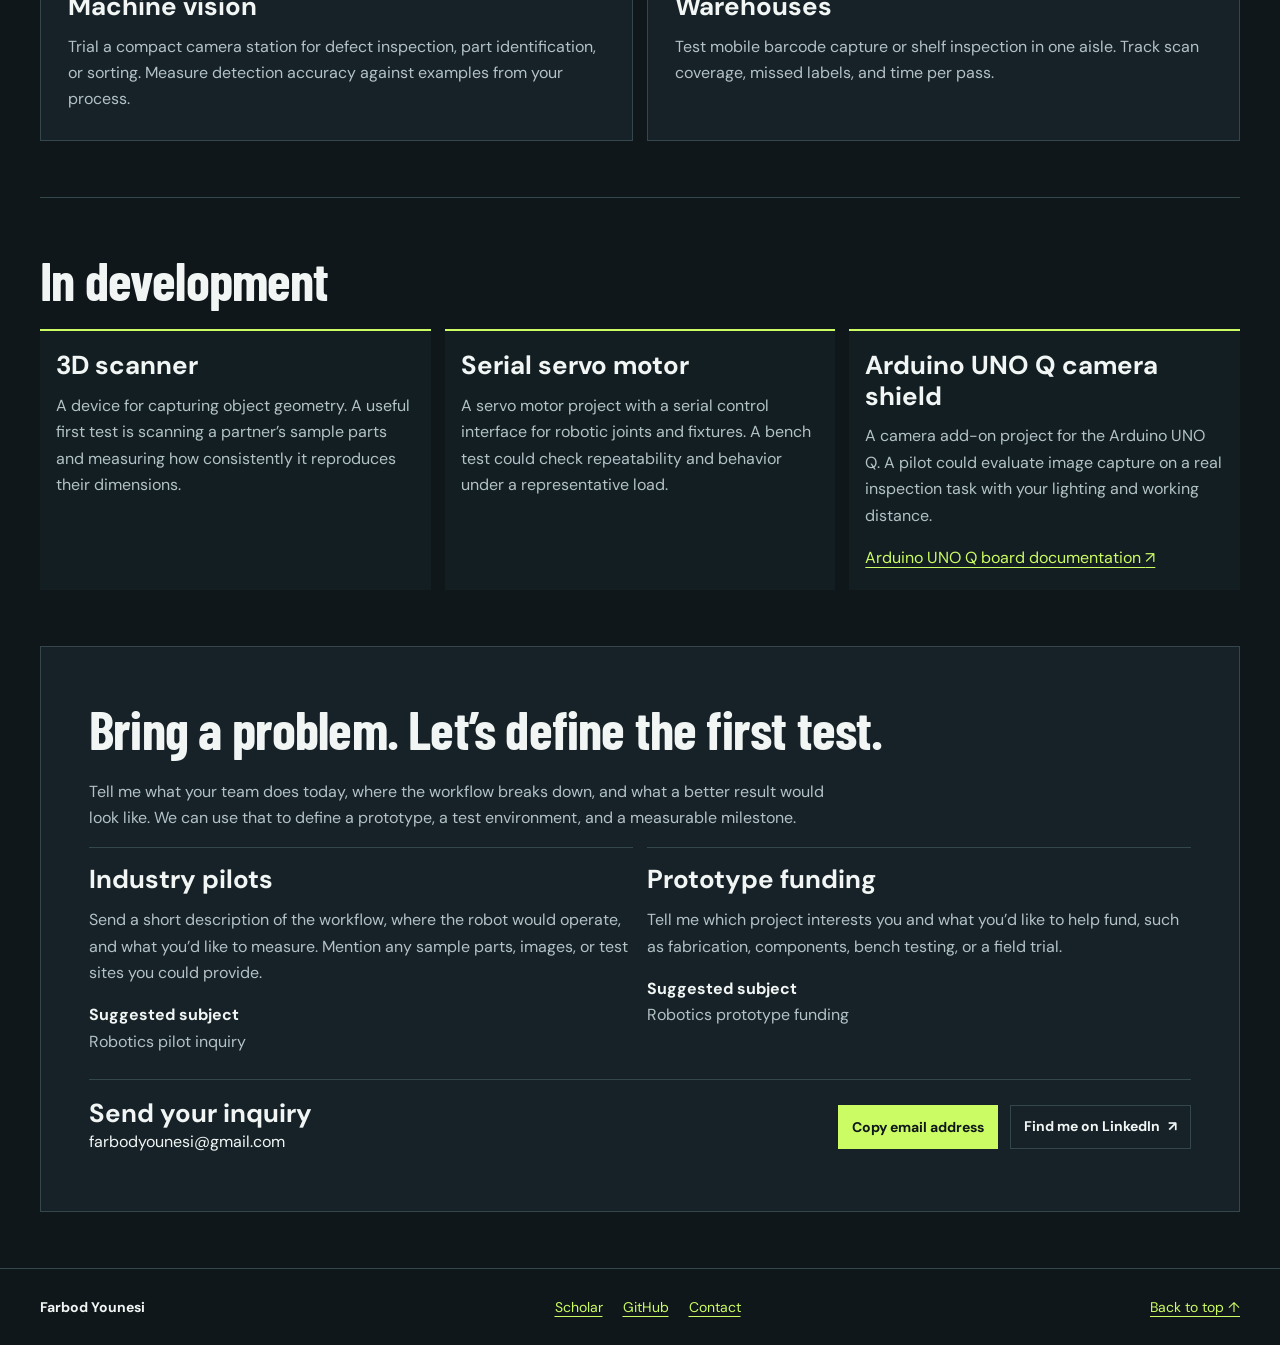
<file: collaboration.html>
<!doctype html>
<html lang="en">
<head>
    <meta charset="utf-8">
    <meta name="viewport" content="width=device-width, initial-scale=1">
    <meta name="description" content="Partner with Farbod Younesi on robotics prototypes and industry pilots in agriculture, medical and laboratory devices, machine vision, and warehouse automation.">
    <meta name="theme-color" content="#10171b">
    <title>Robotics Prototypes and Industry Collaboration | Farbod Younesi</title>
    <link rel="preconnect" href="https://fonts.googleapis.com">
    <link rel="preconnect" href="https://fonts.gstatic.com" crossorigin>
    <link href="https://fonts.googleapis.com/css2?family=Barlow+Condensed:wght@600;700&amp;family=DM+Sans:wght@400;500;600;700&amp;family=IBM+Plex+Mono:wght@400;500&amp;display=swap" rel="stylesheet">
    <link rel="stylesheet" href="style.css">
    <script src="collaboration.js" defer></script>
    <link rel="canonical" href="https://farbodynsi.github.io/collaboration.html">
    <link rel="alternate" hreflang="en" href="https://farbodynsi.github.io/collaboration.html">
    <link rel="alternate" hreflang="fa" href="https://farbodynsi.github.io/fa/collaboration.html">
    <link rel="alternate" hreflang="x-default" href="https://farbodynsi.github.io/collaboration.html">
    <meta property="og:type" content="website">
    <meta property="og:site_name" content="Farbod Younesi">
    <meta property="og:url" content="https://farbodynsi.github.io/collaboration.html">
    <meta property="og:title" content="Robotics Prototypes and Industry Collaboration | Farbod Younesi">
    <meta property="og:description" content="Partner with Farbod Younesi on robotics prototypes and industry pilots in agriculture, medical and laboratory devices, machine vision, and warehouse automation.">
    <meta property="og:locale" content="en_US">
    <meta property="og:locale:alternate" content="fa_IR">
    <meta property="og:image" content="https://farbodynsi.github.io/inventory-robot.png">
    <meta property="og:image:width" content="1821">
    <meta property="og:image:height" content="1248">
    <meta property="og:image:alt" content="Inventory-tracking robot in a supermarket aisle">
    <meta name="twitter:card" content="summary_large_image">
    <script type="application/ld+json">
{
  "@context": "https://schema.org",
  "@graph": [
    {
      "@type": "WebPage",
      "@id": "https://farbodynsi.github.io/collaboration.html#webpage",
      "url": "https://farbodynsi.github.io/collaboration.html",
      "name": "Robotics Prototypes and Industry Collaboration | Farbod Younesi",
      "description": "Partner with Farbod Younesi on robotics prototypes and industry pilots in agriculture, medical and laboratory devices, machine vision, and warehouse automation.",
      "inLanguage": "en",
      "isPartOf": {
        "@id": "https://farbodynsi.github.io/#website"
      },
      "about": {
        "@id": "https://farbodynsi.github.io/#farbod-younesi"
      }
    },
    {
      "@type": "WebSite",
      "@id": "https://farbodynsi.github.io/#website",
      "url": "https://farbodynsi.github.io/",
      "name": "Farbod Younesi",
      "alternateName": "فربد یونسی",
      "inLanguage": [
        "en",
        "fa"
      ],
      "publisher": {
        "@id": "https://farbodynsi.github.io/#farbod-younesi"
      }
    },
    {
      "@type": "Person",
      "@id": "https://farbodynsi.github.io/#farbod-younesi",
      "url": "https://farbodynsi.github.io/",
      "name": "Farbod Younesi",
      "alternateName": "فربد یونسی",
      "description": "Electrical engineer and researcher in robotics and control systems.",
      "image": "https://farbodynsi.github.io/farbod-younesi.jpg",
      "jobTitle": "Electrical Engineer and Robotics Researcher",
      "knowsAbout": [
        "Robotics",
        "Control systems",
        "Cyber-physical systems security",
        "Autonomous vehicles",
        "Computer vision",
        "SLAM"
      ],
      "alumniOf": {
        "@type": "CollegeOrUniversity",
        "name": "Shahid Beheshti University"
      },
      "sameAs": [
        "https://github.com/farbodYNSI",
        "https://www.linkedin.com/in/farbod-younesi",
        "https://scholar.google.com/citations?user=7HzUuhoAAAAJ&hl=en",
        "https://www.youtube.com/@farbodyounesi2424"
      ]
    }
  ]
}
    </script>
</head>
<body id="top">
<a class="skip" href="#main">Skip to content</a>
<header class="site-header"><div class="shell header-inner">
    <a class="brand" href="./"><img class="brand-portrait" src="farbod-younesi.jpg" width="34" height="34" alt=""> Farbod Younesi</a>
    <nav aria-label="Main navigation"><a href="./">Home</a><a href="research.html">Research</a><a href="projects.html">Projects</a><a href="courses.html">Courses</a><a href="contact.html">Contact</a><a class="collab-nav" href="collaboration.html" aria-current="page">Collaboration</a><a class="language-switch" href="fa/collaboration.html" lang="fa" hreflang="fa">فارسی</a></nav>
</div></header>
<main class="shell" id="main">
    <section class="collab-hero" aria-labelledby="collaboration-title">
        <div class="collab-copy">
            <p class="collab-label">Industry collaboration &amp; funding</p>
            <h1 id="collaboration-title">Build a robotics pilot around your toughest task</h1>
            <p>I design robotics hardware, perception, and controls. I’m looking for industry teams and funders to help turn practical problems into prototypes we can test in the field.</p>
            <div class="hero-actions">
                <a class="button" href="#partner">Explore a partnership <span aria-hidden="true">↓</span></a>
                <a class="button secondary" href="#development">See projects in development <span aria-hidden="true">↓</span></a>
            </div>
        </div>
        <figure class="collab-photo">
            <img src="inventory-robot.png" alt="Inventory-tracking robot in a supermarket aisle" width="1821" height="1248" decoding="async">
            <figcaption>Inventory-tracking robot · Golrang Industrial Group</figcaption>
        </figure>
    </section>

    <section class="collab-section" aria-labelledby="experience-title">
        <div class="collab-heading"><h2 id="experience-title">Relevant work</h2><a href="projects.html">View projects <span aria-hidden="true">↗</span></a></div>
        <div class="collab-proof">
            <article><h3>Retail inventory robotics</h3><p>Helped design and build a differential-drive robot for Golrang Industrial Group to navigate aisles, read barcodes, and detect grocery items.</p><a href="projects.html#inventory-robot">See the inventory robot <span aria-hidden="true">↗</span></a></article>
            <article><h3>Autonomous vehicle development</h3><p>Worked on perception, control, odometry, and automated parking for a 1:10-scale self-driving vehicle through a university–industry project with the MCI R&amp;D Center.</p><a href="projects.html#self-driving-car">See the self-driving car <span aria-hidden="true">↗</span></a></article>
        </div>
    </section>

    <section class="collab-section" aria-labelledby="applications-title">
        <h2 id="applications-title">Where we could run a pilot</h2>
        <div class="collab-grid">
            <article><h3>Farming</h3><p>Prototype a camera system for crop scouting or produce grading. Compare its counts or grading decisions with a manual sample under field lighting.</p></article>
            <article><h3>Medical &amp; laboratory devices</h3><p>Explore a benchtop imaging or positioning device with a device maker or lab. Start with repeatability on test samples.</p></article>
            <article><h3>Machine vision</h3><p>Trial a compact camera station for defect inspection, part identification, or sorting. Measure detection accuracy against examples from your process.</p></article>
            <article><h3>Warehouses</h3><p>Test mobile barcode capture or shelf inspection in one aisle. Track scan coverage, missed labels, and time per pass.</p></article>
        </div>
    </section>

    <section class="collab-section" id="development" aria-labelledby="development-title">
        <h2 id="development-title">In development</h2>
        <div class="collab-development">
            <article><h3>3D scanner</h3><p>A device for capturing object geometry. A useful first test is scanning a partner’s sample parts and measuring how consistently it reproduces their dimensions.</p></article>
            <article><h3>Serial servo motor</h3><p>A servo motor project with a serial control interface for robotic joints and fixtures. A bench test could check repeatability and behavior under a representative load.</p></article>
            <article><h3>Arduino UNO Q camera shield</h3><p>A camera add-on project for the Arduino UNO Q. A pilot could evaluate image capture on a real inspection task with your lighting and working distance.</p><a href="https://docs.arduino.cc/hardware/uno-q/">Arduino UNO Q board documentation <span aria-hidden="true">↗</span></a></article>
        </div>
    </section>

    <section class="collab-section collab-partner" id="partner" aria-labelledby="partner-title">
        <div>
            <h2 id="partner-title">Bring a problem. Let’s define the first test.</h2>
            <p>Tell me what your team does today, where the workflow breaks down, and what a better result would look like. We can use that to define a prototype, a test environment, and a measurable milestone.</p>
        </div>
        <div class="collab-options">
            <article><h3>Industry pilots</h3><p>Send a short description of the workflow, where the robot would operate, and what you’d like to measure. Mention any sample parts, images, or test sites you could provide.</p><p><strong>Suggested subject</strong><br>Robotics pilot inquiry</p></article>
            <article><h3>Prototype funding</h3><p>Tell me which project interests you and what you’d like to help fund, such as fabrication, components, bench testing, or a field trial.</p><p><strong>Suggested subject</strong><br>Robotics prototype funding</p></article>
        </div>
        <div class="collab-contact">
            <div><h3>Send your inquiry</h3><p id="collaboration-email">farbodyounesi@gmail.com</p></div>
            <div class="hero-actions">
                <button class="button" type="button" id="copy-collaboration-email" hidden>Copy email address</button>
                <a class="button secondary" href="https://www.linkedin.com/in/farbod-younesi">Find me on LinkedIn <span aria-hidden="true">↗</span></a>
            </div>
            <p class="copy-status" id="collaboration-contact-status" role="status"></p>
        </div>
    </section>
</main>
<footer class="site-footer"><div class="shell footer-inner">
    <a class="brand" href="./">Farbod Younesi</a>
    <div class="inline-links"><a href="https://scholar.google.com/citations?user=7HzUuhoAAAAJ&amp;hl=en">Scholar</a><a href="https://github.com/farbodYNSI">GitHub</a><a href="contact.html">Contact</a></div>
    <a href="#top">Back to top ↑</a>
</div></footer>
</body>
</html>
</file>
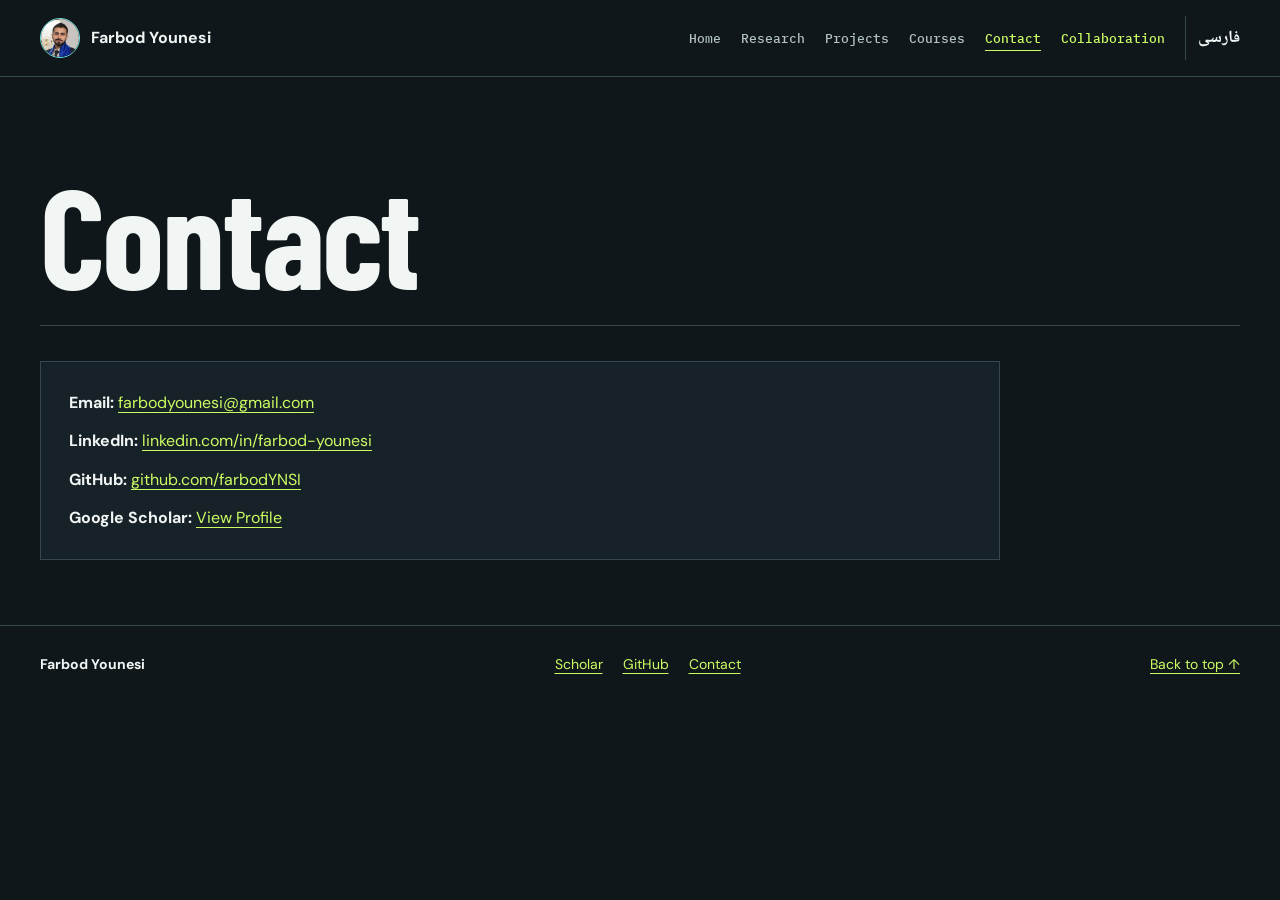
<file: contact.html>
<!doctype html>
<html lang="en">
<head>
    <meta charset="utf-8">
    <meta name="viewport" content="width=device-width, initial-scale=1">
    <meta name="description" content="Find Farbod Younesi’s email, LinkedIn, GitHub, and Google Scholar profiles for research, robotics projects, and professional inquiries.">
    <meta name="theme-color" content="#10171b">
    <title>Contact Farbod Younesi | Robotics and Control Systems</title>
    <link rel="preconnect" href="https://fonts.googleapis.com">
    <link rel="preconnect" href="https://fonts.gstatic.com" crossorigin>
    <link href="https://fonts.googleapis.com/css2?family=Barlow+Condensed:wght@600;700&amp;family=DM+Sans:wght@400;500;600;700&amp;family=IBM+Plex+Mono:wght@400;500&amp;display=swap" rel="stylesheet">
    <link rel="stylesheet" href="style.css">
    <script src="motion.js" defer></script>
    <link rel="canonical" href="https://farbodynsi.github.io/contact.html">
    <link rel="alternate" hreflang="en" href="https://farbodynsi.github.io/contact.html">
    <link rel="alternate" hreflang="fa" href="https://farbodynsi.github.io/fa/contact.html">
    <link rel="alternate" hreflang="x-default" href="https://farbodynsi.github.io/contact.html">
    <meta property="og:type" content="website">
    <meta property="og:site_name" content="Farbod Younesi">
    <meta property="og:url" content="https://farbodynsi.github.io/contact.html">
    <meta property="og:title" content="Contact Farbod Younesi | Robotics and Control Systems">
    <meta property="og:description" content="Find Farbod Younesi’s email, LinkedIn, GitHub, and Google Scholar profiles for research, robotics projects, and professional inquiries.">
    <meta property="og:locale" content="en_US">
    <meta property="og:locale:alternate" content="fa_IR">
    <meta property="og:image" content="https://farbodynsi.github.io/farbod-younesi.jpg">
    <meta property="og:image:width" content="256">
    <meta property="og:image:height" content="256">
    <meta property="og:image:alt" content="Portrait of Farbod Younesi">
    <meta name="twitter:card" content="summary">
    <script type="application/ld+json">
{
  "@context": "https://schema.org",
  "@graph": [
    {
      "@type": "ContactPage",
      "@id": "https://farbodynsi.github.io/contact.html#webpage",
      "url": "https://farbodynsi.github.io/contact.html",
      "name": "Contact Farbod Younesi | Robotics and Control Systems",
      "description": "Find Farbod Younesi’s email, LinkedIn, GitHub, and Google Scholar profiles for research, robotics projects, and professional inquiries.",
      "inLanguage": "en",
      "isPartOf": {
        "@id": "https://farbodynsi.github.io/#website"
      },
      "about": {
        "@id": "https://farbodynsi.github.io/#farbod-younesi"
      }
    },
    {
      "@type": "WebSite",
      "@id": "https://farbodynsi.github.io/#website",
      "url": "https://farbodynsi.github.io/",
      "name": "Farbod Younesi",
      "alternateName": "فربد یونسی",
      "inLanguage": [
        "en",
        "fa"
      ],
      "publisher": {
        "@id": "https://farbodynsi.github.io/#farbod-younesi"
      }
    },
    {
      "@type": "Person",
      "@id": "https://farbodynsi.github.io/#farbod-younesi",
      "url": "https://farbodynsi.github.io/",
      "name": "Farbod Younesi",
      "alternateName": "فربد یونسی",
      "description": "Electrical engineer and researcher in robotics and control systems.",
      "image": "https://farbodynsi.github.io/farbod-younesi.jpg",
      "jobTitle": "Electrical Engineer and Robotics Researcher",
      "knowsAbout": [
        "Robotics",
        "Control systems",
        "Cyber-physical systems security",
        "Autonomous vehicles",
        "Computer vision",
        "SLAM"
      ],
      "alumniOf": {
        "@type": "CollegeOrUniversity",
        "name": "Shahid Beheshti University"
      },
      "sameAs": [
        "https://github.com/farbodYNSI",
        "https://www.linkedin.com/in/farbod-younesi",
        "https://scholar.google.com/citations?user=7HzUuhoAAAAJ&hl=en",
        "https://www.youtube.com/@farbodyounesi2424"
      ]
    }
  ]
}
    </script>
</head>
<body id="top">
<a class="skip" href="#main">Skip to content</a>
<header class="site-header"><div class="shell header-inner">
    <a class="brand" href="./"><img class="brand-portrait" src="farbod-younesi.jpg" width="34" height="34" alt=""> Farbod Younesi</a>
    <nav aria-label="Main navigation"><a href="./">Home</a><a href="research.html">Research</a><a href="projects.html">Projects</a><a href="courses.html">Courses</a><a href="contact.html" aria-current="page">Contact</a><a class="collab-nav" href="collaboration.html">Collaboration</a><a class="language-switch" href="fa/contact.html" lang="fa" hreflang="fa">فارسی</a></nav>
</div></header>
<main class="shell" id="main">
<div class="page-intro"><h1>Contact</h1></div>
<div class="page-content"><div class="card">
            <p><strong>Email:</strong> <a href="mailto:farbodyounesi@gmail.com">farbodyounesi@gmail.com</a></p>
            <p><strong>LinkedIn:</strong> <a href="https://www.linkedin.com/in/farbod-younesi">linkedin.com/in/farbod-younesi</a></p>
            <p><strong>GitHub:</strong> <a href="https://github.com/farbodYNSI">github.com/farbodYNSI</a></p>
            <p><strong>Google Scholar:</strong> <a href="https://scholar.google.com/citations?user=7HzUuhoAAAAJ&amp;hl=en">View Profile</a></p>
        </div></div>
</main>
<footer class="site-footer"><div class="shell footer-inner">
    <a class="brand" href="./">Farbod Younesi</a>
    <div class="inline-links"><a href="https://scholar.google.com/citations?user=7HzUuhoAAAAJ&amp;hl=en">Scholar</a><a href="https://github.com/farbodYNSI">GitHub</a><a href="contact.html">Contact</a></div>
    <a href="#top">Back to top ↑</a>
</div></footer>
</body>
</html>
</file>
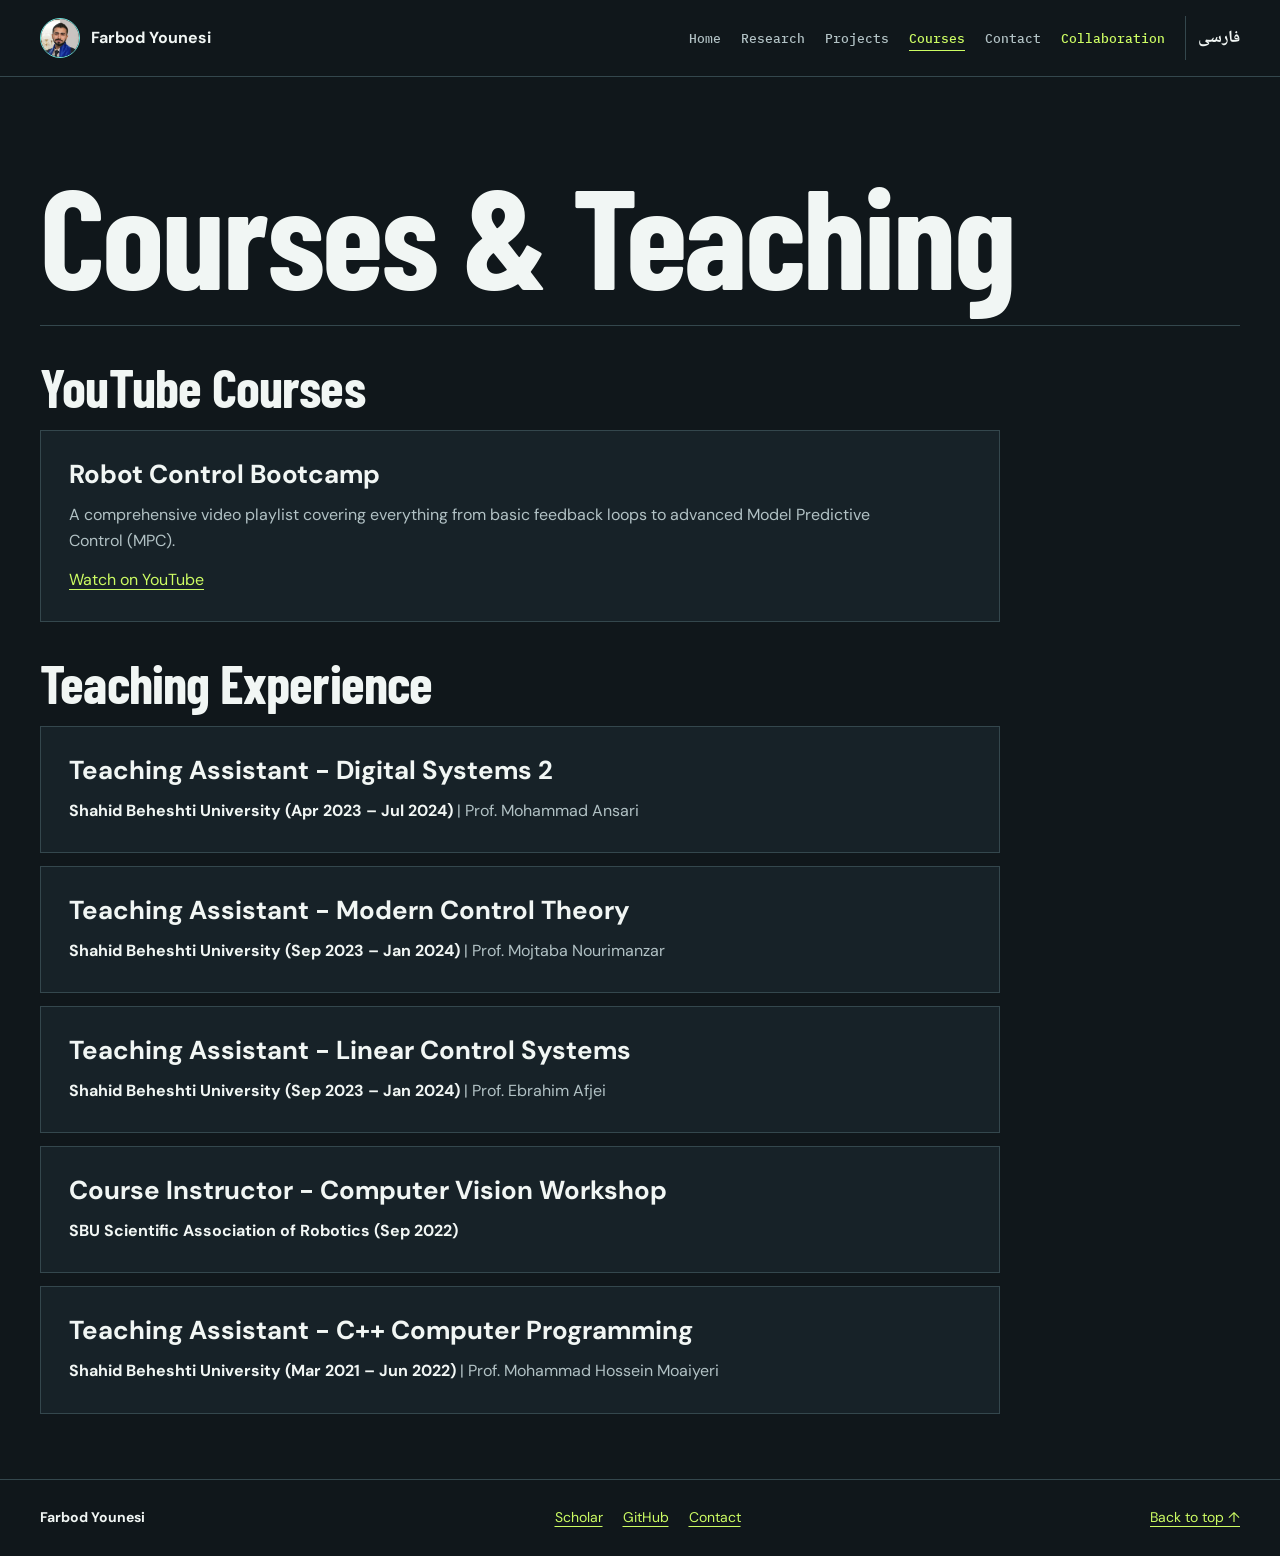
<file: courses.html>
<!doctype html>
<html lang="en">
<head>
    <meta charset="utf-8">
    <meta name="viewport" content="width=device-width, initial-scale=1">
    <meta name="description" content="Explore Farbod Younesi’s Robot Control Bootcamp, from feedback loops to model predictive control, and his teaching experience at Shahid Beheshti University.">
    <meta name="theme-color" content="#10171b">
    <title>Robot Control Bootcamp and Teaching | Farbod Younesi</title>
    <link rel="preconnect" href="https://fonts.googleapis.com">
    <link rel="preconnect" href="https://fonts.gstatic.com" crossorigin>
    <link href="https://fonts.googleapis.com/css2?family=Barlow+Condensed:wght@600;700&amp;family=DM+Sans:wght@400;500;600;700&amp;family=IBM+Plex+Mono:wght@400;500&amp;display=swap" rel="stylesheet">
    <link rel="stylesheet" href="style.css">
    <script src="motion.js" defer></script>
    <link rel="canonical" href="https://farbodynsi.github.io/courses.html">
    <link rel="alternate" hreflang="en" href="https://farbodynsi.github.io/courses.html">
    <link rel="alternate" hreflang="fa" href="https://farbodynsi.github.io/fa/courses.html">
    <link rel="alternate" hreflang="x-default" href="https://farbodynsi.github.io/courses.html">
    <meta property="og:type" content="website">
    <meta property="og:site_name" content="Farbod Younesi">
    <meta property="og:url" content="https://farbodynsi.github.io/courses.html">
    <meta property="og:title" content="Robot Control Bootcamp and Teaching | Farbod Younesi">
    <meta property="og:description" content="Explore Farbod Younesi’s Robot Control Bootcamp, from feedback loops to model predictive control, and his teaching experience at Shahid Beheshti University.">
    <meta property="og:locale" content="en_US">
    <meta property="og:locale:alternate" content="fa_IR">
    <meta property="og:image" content="https://farbodynsi.github.io/farbod-younesi.jpg">
    <meta property="og:image:width" content="256">
    <meta property="og:image:height" content="256">
    <meta property="og:image:alt" content="Portrait of Farbod Younesi">
    <meta name="twitter:card" content="summary">
    <script type="application/ld+json">
{
  "@context": "https://schema.org",
  "@graph": [
    {
      "@type": "WebPage",
      "@id": "https://farbodynsi.github.io/courses.html#webpage",
      "url": "https://farbodynsi.github.io/courses.html",
      "name": "Robot Control Bootcamp and Teaching | Farbod Younesi",
      "description": "Explore Farbod Younesi’s Robot Control Bootcamp, from feedback loops to model predictive control, and his teaching experience at Shahid Beheshti University.",
      "inLanguage": "en",
      "isPartOf": {
        "@id": "https://farbodynsi.github.io/#website"
      },
      "about": {
        "@id": "https://farbodynsi.github.io/#farbod-younesi"
      }
    },
    {
      "@type": "WebSite",
      "@id": "https://farbodynsi.github.io/#website",
      "url": "https://farbodynsi.github.io/",
      "name": "Farbod Younesi",
      "alternateName": "فربد یونسی",
      "inLanguage": [
        "en",
        "fa"
      ],
      "publisher": {
        "@id": "https://farbodynsi.github.io/#farbod-younesi"
      }
    },
    {
      "@type": "Person",
      "@id": "https://farbodynsi.github.io/#farbod-younesi",
      "url": "https://farbodynsi.github.io/",
      "name": "Farbod Younesi",
      "alternateName": "فربد یونسی",
      "description": "Electrical engineer and researcher in robotics and control systems.",
      "image": "https://farbodynsi.github.io/farbod-younesi.jpg",
      "jobTitle": "Electrical Engineer and Robotics Researcher",
      "knowsAbout": [
        "Robotics",
        "Control systems",
        "Cyber-physical systems security",
        "Autonomous vehicles",
        "Computer vision",
        "SLAM"
      ],
      "alumniOf": {
        "@type": "CollegeOrUniversity",
        "name": "Shahid Beheshti University"
      },
      "sameAs": [
        "https://github.com/farbodYNSI",
        "https://www.linkedin.com/in/farbod-younesi",
        "https://scholar.google.com/citations?user=7HzUuhoAAAAJ&hl=en",
        "https://www.youtube.com/@farbodyounesi2424"
      ]
    }
  ]
}
    </script>
</head>
<body id="top">
<a class="skip" href="#main">Skip to content</a>
<header class="site-header"><div class="shell header-inner">
    <a class="brand" href="./"><img class="brand-portrait" src="farbod-younesi.jpg" width="34" height="34" alt=""> Farbod Younesi</a>
    <nav aria-label="Main navigation"><a href="./">Home</a><a href="research.html">Research</a><a href="projects.html">Projects</a><a href="courses.html" aria-current="page">Courses</a><a href="contact.html">Contact</a><a class="collab-nav" href="collaboration.html">Collaboration</a><a class="language-switch" href="fa/courses.html" lang="fa" hreflang="fa">فارسی</a></nav>
</div></header>
<main class="shell" id="main">
<div class="page-intro"><h1>Courses &amp; Teaching</h1></div>
<div class="page-content"><h2>YouTube Courses</h2>
        <div class="card">
            <h3>Robot Control Bootcamp</h3>
            <p>A comprehensive video playlist covering everything from basic feedback loops to advanced Model Predictive Control (MPC).</p>
            <p>
                <a href="https://www.youtube.com/@farbodyounesi2424">Watch on YouTube</a>
            </p>
        </div>

        <h2>Teaching Experience</h2>
        <div class="card">
            <h3>Teaching Assistant - Digital Systems 2</h3>
            <p><strong>Shahid Beheshti University (Apr 2023 – Jul 2024)</strong> | Prof. Mohammad Ansari</p>
        </div>
        <div class="card">
            <h3>Teaching Assistant - Modern Control Theory</h3>
            <p><strong>Shahid Beheshti University (Sep 2023 – Jan 2024)</strong> | Prof. Mojtaba Nourimanzar</p>
        </div>
        <div class="card">
            <h3>Teaching Assistant - Linear Control Systems</h3>
            <p><strong>Shahid Beheshti University (Sep 2023 – Jan 2024)</strong> | Prof. Ebrahim Afjei</p>
        </div>
        <div class="card">
            <h3>Course Instructor - Computer Vision Workshop</h3>
            <p><strong>SBU Scientific Association of Robotics (Sep 2022)</strong></p>
        </div>
        <div class="card">
            <h3>Teaching Assistant - C++ Computer Programming</h3>
            <p><strong>Shahid Beheshti University (Mar 2021 – Jun 2022)</strong> | Prof. Mohammad Hossein Moaiyeri</p>
        </div></div>
</main>
<footer class="site-footer"><div class="shell footer-inner">
    <a class="brand" href="./">Farbod Younesi</a>
    <div class="inline-links"><a href="https://scholar.google.com/citations?user=7HzUuhoAAAAJ&amp;hl=en">Scholar</a><a href="https://github.com/farbodYNSI">GitHub</a><a href="contact.html">Contact</a></div>
    <a href="#top">Back to top ↑</a>
</div></footer>
</body>
</html>
</file>
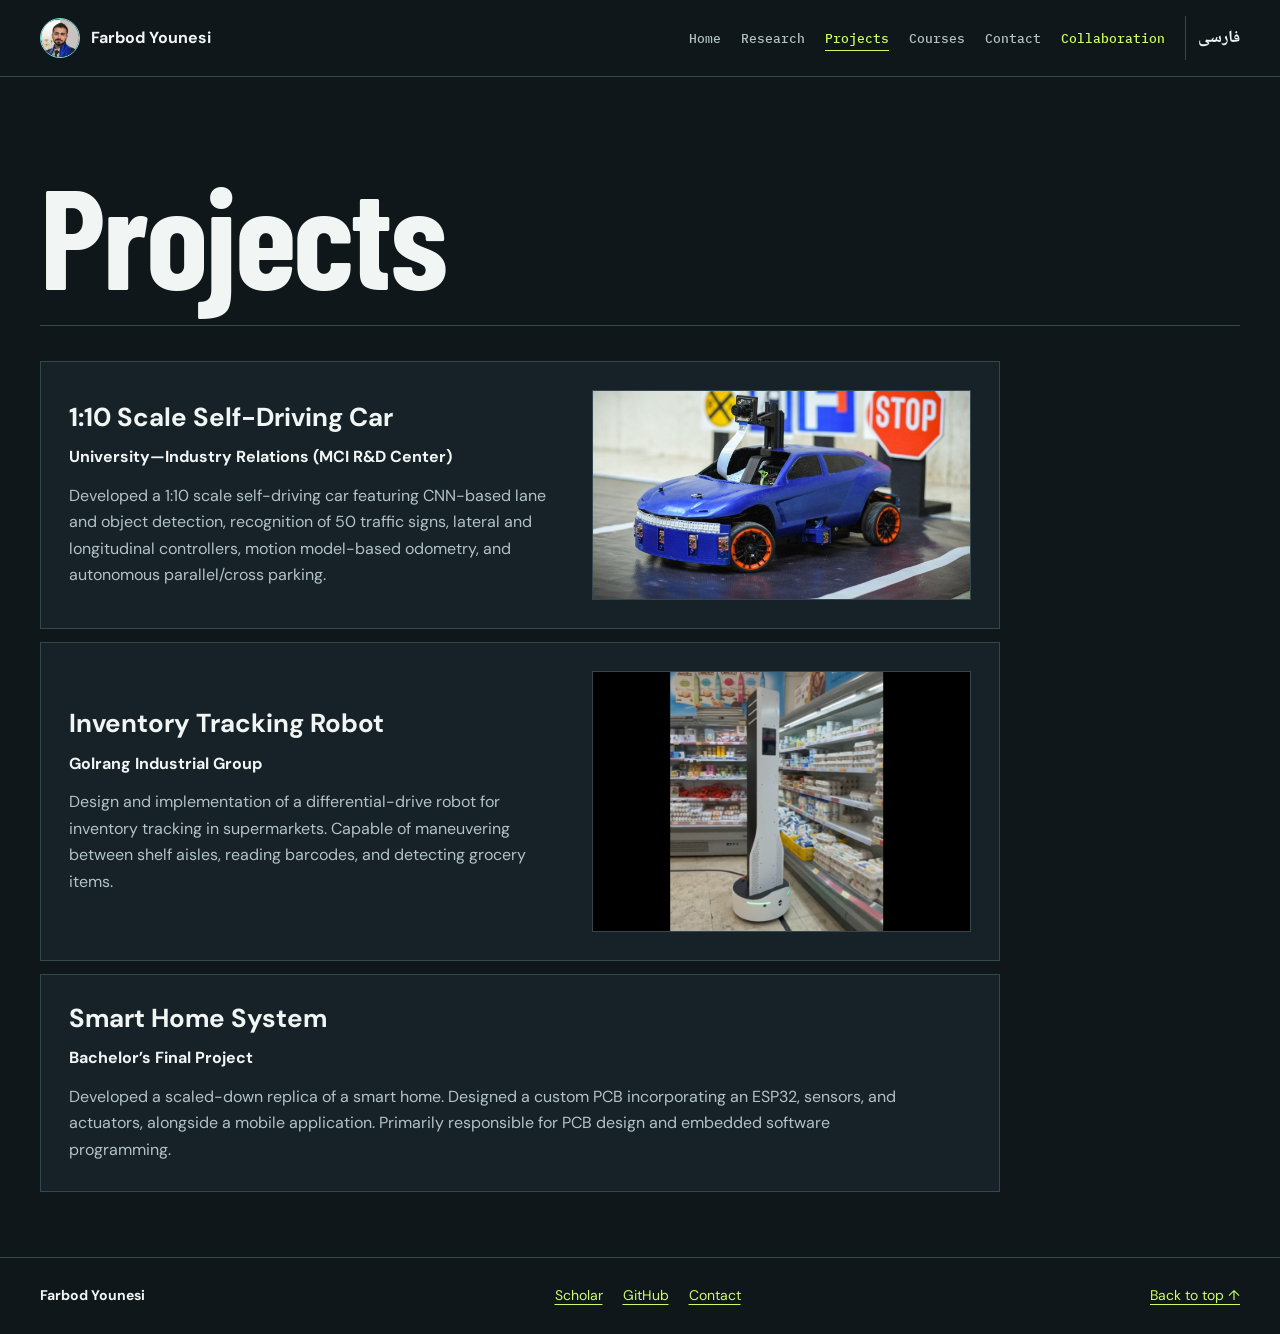
<file: projects.html>
<!doctype html>
<html lang="en">
<head>
    <meta charset="utf-8">
    <meta name="viewport" content="width=device-width, initial-scale=1">
    <meta name="description" content="See Farbod Younesi’s robotics projects, including a 1:10-scale self-driving car, an inventory-tracking robot for Golrang Industrial Group, and an ESP32 smart-home prototype.">
    <meta name="theme-color" content="#10171b">
    <title>Robotics and Embedded Systems Projects | Farbod Younesi</title>
    <link rel="preconnect" href="https://fonts.googleapis.com">
    <link rel="preconnect" href="https://fonts.gstatic.com" crossorigin>
    <link href="https://fonts.googleapis.com/css2?family=Barlow+Condensed:wght@600;700&amp;family=DM+Sans:wght@400;500;600;700&amp;family=IBM+Plex+Mono:wght@400;500&amp;display=swap" rel="stylesheet">
    <link rel="stylesheet" href="style.css">
    <script src="motion.js" defer></script>
    <link rel="canonical" href="https://farbodynsi.github.io/projects.html">
    <link rel="alternate" hreflang="en" href="https://farbodynsi.github.io/projects.html">
    <link rel="alternate" hreflang="fa" href="https://farbodynsi.github.io/fa/projects.html">
    <link rel="alternate" hreflang="x-default" href="https://farbodynsi.github.io/projects.html">
    <meta property="og:type" content="website">
    <meta property="og:site_name" content="Farbod Younesi">
    <meta property="og:url" content="https://farbodynsi.github.io/projects.html">
    <meta property="og:title" content="Robotics and Embedded Systems Projects | Farbod Younesi">
    <meta property="og:description" content="See Farbod Younesi’s robotics projects, including a 1:10-scale self-driving car, an inventory-tracking robot for Golrang Industrial Group, and an ESP32 smart-home prototype.">
    <meta property="og:locale" content="en_US">
    <meta property="og:locale:alternate" content="fa_IR">
    <meta property="og:image" content="https://farbodynsi.github.io/aurigabot-v1.jpg">
    <meta property="og:image:width" content="1280">
    <meta property="og:image:height" content="709">
    <meta property="og:image:alt" content="AurigaBot V1 scale-model self-driving car">
    <meta name="twitter:card" content="summary_large_image">
    <script type="application/ld+json">
{
  "@context": "https://schema.org",
  "@graph": [
    {
      "@type": "WebPage",
      "@id": "https://farbodynsi.github.io/projects.html#webpage",
      "url": "https://farbodynsi.github.io/projects.html",
      "name": "Robotics and Embedded Systems Projects | Farbod Younesi",
      "description": "See Farbod Younesi’s robotics projects, including a 1:10-scale self-driving car, an inventory-tracking robot for Golrang Industrial Group, and an ESP32 smart-home prototype.",
      "inLanguage": "en",
      "isPartOf": {
        "@id": "https://farbodynsi.github.io/#website"
      },
      "about": {
        "@id": "https://farbodynsi.github.io/#farbod-younesi"
      }
    },
    {
      "@type": "WebSite",
      "@id": "https://farbodynsi.github.io/#website",
      "url": "https://farbodynsi.github.io/",
      "name": "Farbod Younesi",
      "alternateName": "فربد یونسی",
      "inLanguage": [
        "en",
        "fa"
      ],
      "publisher": {
        "@id": "https://farbodynsi.github.io/#farbod-younesi"
      }
    },
    {
      "@type": "Person",
      "@id": "https://farbodynsi.github.io/#farbod-younesi",
      "url": "https://farbodynsi.github.io/",
      "name": "Farbod Younesi",
      "alternateName": "فربد یونسی",
      "description": "Electrical engineer and researcher in robotics and control systems.",
      "image": "https://farbodynsi.github.io/farbod-younesi.jpg",
      "jobTitle": "Electrical Engineer and Robotics Researcher",
      "knowsAbout": [
        "Robotics",
        "Control systems",
        "Cyber-physical systems security",
        "Autonomous vehicles",
        "Computer vision",
        "SLAM"
      ],
      "alumniOf": {
        "@type": "CollegeOrUniversity",
        "name": "Shahid Beheshti University"
      },
      "sameAs": [
        "https://github.com/farbodYNSI",
        "https://www.linkedin.com/in/farbod-younesi",
        "https://scholar.google.com/citations?user=7HzUuhoAAAAJ&hl=en",
        "https://www.youtube.com/@farbodyounesi2424"
      ]
    }
  ]
}
    </script>
</head>
<body id="top">
<a class="skip" href="#main">Skip to content</a>
<header class="site-header"><div class="shell header-inner">
    <a class="brand" href="./"><img class="brand-portrait" src="farbod-younesi.jpg" width="34" height="34" alt=""> Farbod Younesi</a>
    <nav aria-label="Main navigation"><a href="./">Home</a><a href="research.html">Research</a><a href="projects.html" aria-current="page">Projects</a><a href="courses.html">Courses</a><a href="contact.html">Contact</a><a class="collab-nav" href="collaboration.html">Collaboration</a><a class="language-switch" href="fa/projects.html" lang="fa" hreflang="fa">فارسی</a></nav>
</div></header>
<main class="shell" id="main">
<div class="page-intro"><h1>Projects</h1></div>
<div class="page-content"><div class="card project-card" id="self-driving-car">
            <div class="project-text">
                <h3>1:10 Scale Self-Driving Car</h3>
                <p><strong>University—Industry Relations (MCI R&D Center)</strong></p>
                <p>Developed a 1:10 scale self-driving car featuring CNN-based lane and object detection, recognition of 50 traffic signs, lateral and longitudinal controllers, motion model-based odometry, and autonomous parallel/cross parking.</p>
            </div>
            <img src="aurigabot-v1.jpg" alt="AurigaBot V1" width="1280" height="709" loading="lazy" decoding="async" class="project-img">
        </div>

        <div class="card project-card" id="inventory-robot">
            <div class="project-text">
                <h3>Inventory Tracking Robot</h3>
                <p><strong>Golrang Industrial Group</strong></p>
                <p>Design and implementation of a differential-drive robot for inventory tracking in supermarkets. Capable of maneuvering between shelf aisles, reading barcodes, and detecting grocery items.</p>
            </div>
            <img src="inventory-robot.png" alt="Inventory Tracking Robot" width="1821" height="1248" loading="lazy" decoding="async" class="project-img">
        </div>

        <div class="card project-card">
            <div class="project-text">
                <h3>Smart Home System</h3>
                <p><strong>Bachelor’s Final Project</strong></p>
                <p>Developed a scaled-down replica of a smart home. Designed a custom PCB incorporating an ESP32, sensors, and actuators, alongside a mobile application. Primarily responsible for PCB design and embedded software programming.</p>
            </div>
        </div></div>
</main>
<footer class="site-footer"><div class="shell footer-inner">
    <a class="brand" href="./">Farbod Younesi</a>
    <div class="inline-links"><a href="https://scholar.google.com/citations?user=7HzUuhoAAAAJ&amp;hl=en">Scholar</a><a href="https://github.com/farbodYNSI">GitHub</a><a href="contact.html">Contact</a></div>
    <a href="#top">Back to top ↑</a>
</div></footer>
</body>
</html>
</file>
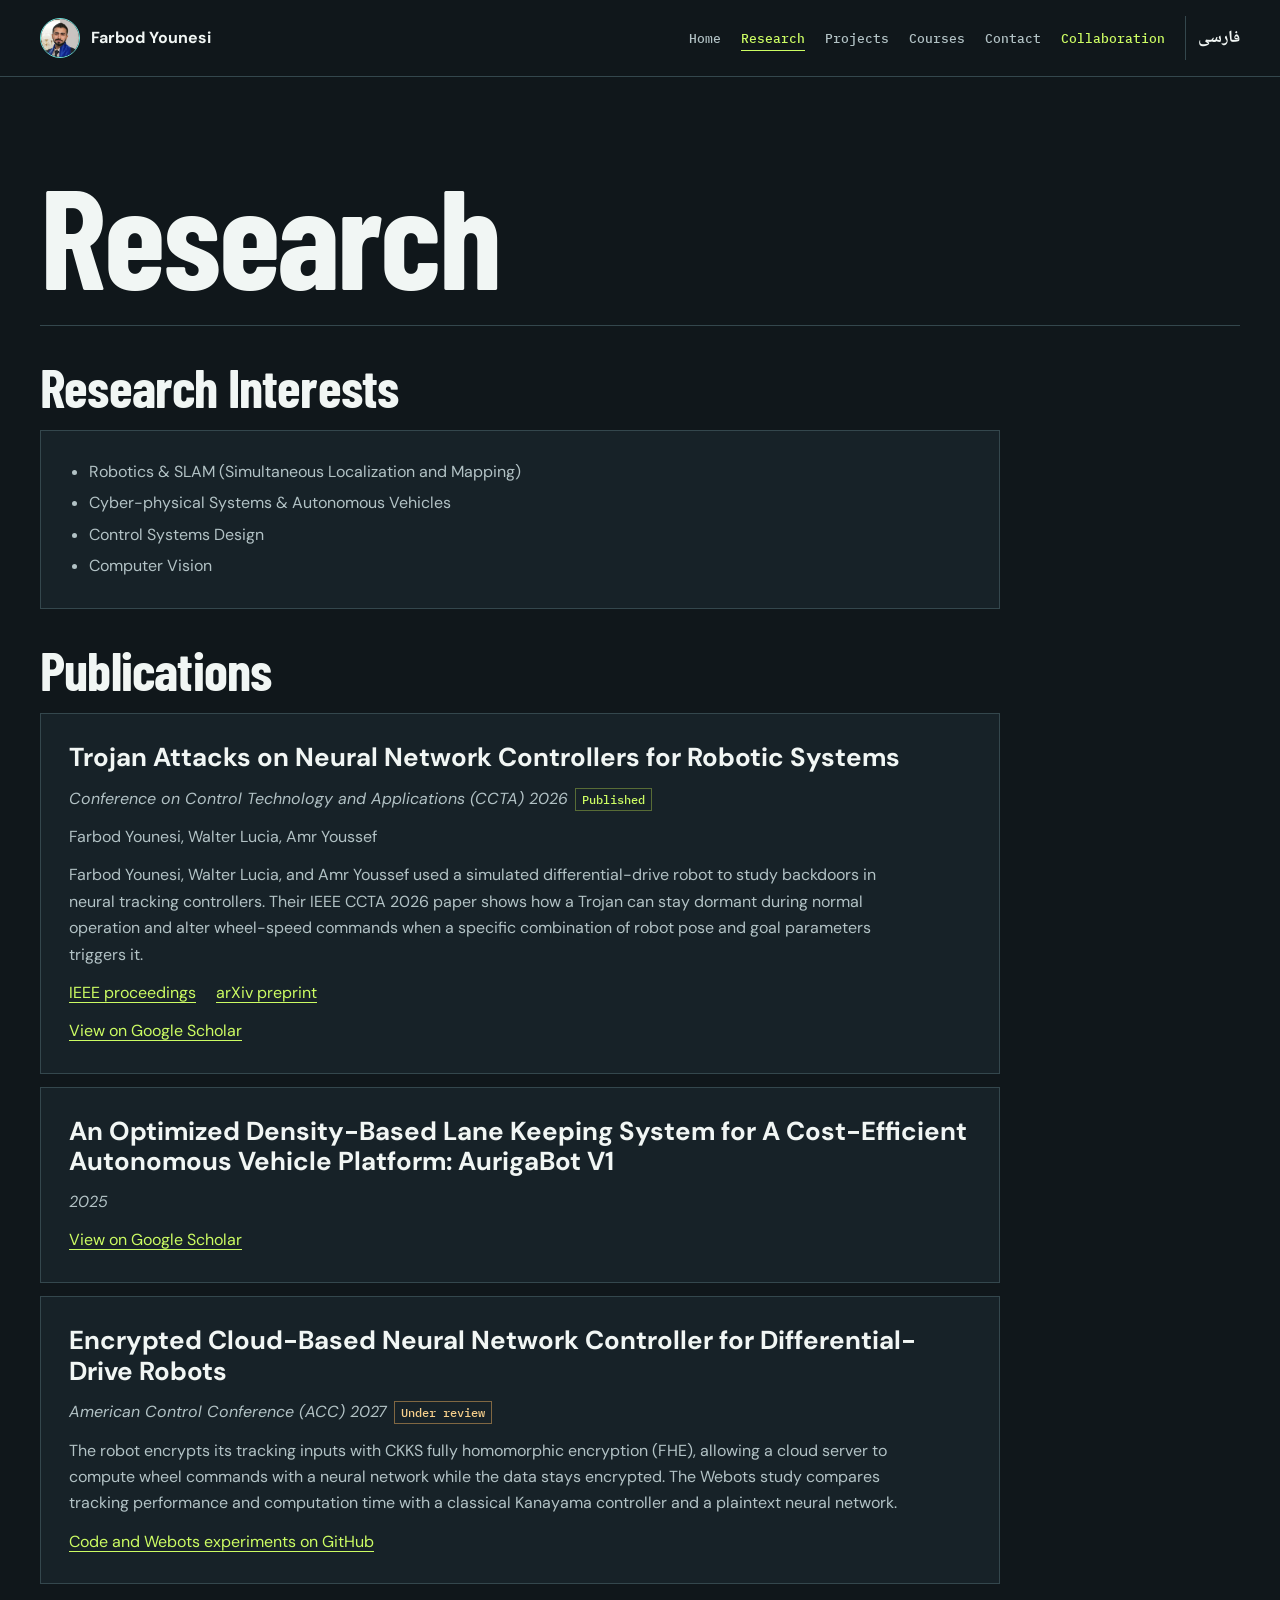
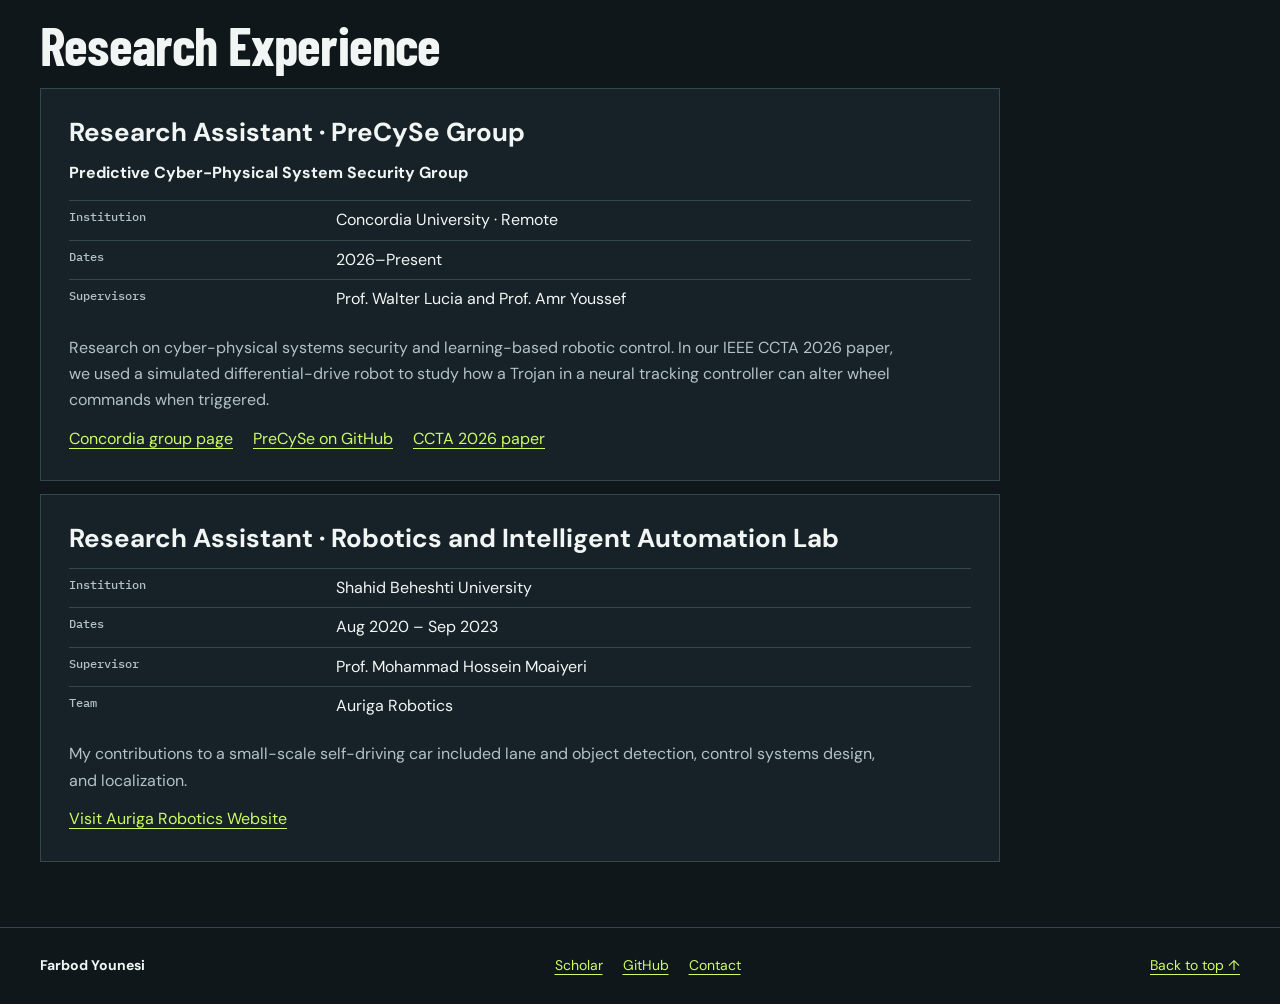
<file: research.html>
<!doctype html>
<html lang="en">
<head>
    <meta charset="utf-8">
    <meta name="viewport" content="width=device-width, initial-scale=1">
    <meta name="description" content="Explore Farbod Younesi’s research on robotic control and cyber-physical security, including the IEEE CCTA 2026 paper on Trojan attacks in neural controllers.">
    <meta name="theme-color" content="#10171b">
    <title>Robotics and Cyber-Physical Systems Research | Farbod Younesi</title>
    <link rel="preconnect" href="https://fonts.googleapis.com">
    <link rel="preconnect" href="https://fonts.gstatic.com" crossorigin>
    <link href="https://fonts.googleapis.com/css2?family=Barlow+Condensed:wght@600;700&amp;family=DM+Sans:wght@400;500;600;700&amp;family=IBM+Plex+Mono:wght@400;500&amp;display=swap" rel="stylesheet">
    <link rel="stylesheet" href="style.css">
    <script src="motion.js" defer></script>
    <link rel="canonical" href="https://farbodynsi.github.io/research.html">
    <link rel="alternate" hreflang="en" href="https://farbodynsi.github.io/research.html">
    <link rel="alternate" hreflang="fa" href="https://farbodynsi.github.io/fa/research.html">
    <link rel="alternate" hreflang="x-default" href="https://farbodynsi.github.io/research.html">
    <meta property="og:type" content="website">
    <meta property="og:site_name" content="Farbod Younesi">
    <meta property="og:url" content="https://farbodynsi.github.io/research.html">
    <meta property="og:title" content="Robotics and Cyber-Physical Systems Research | Farbod Younesi">
    <meta property="og:description" content="Explore Farbod Younesi’s research on robotic control and cyber-physical security, including the IEEE CCTA 2026 paper on Trojan attacks in neural controllers.">
    <meta property="og:locale" content="en_US">
    <meta property="og:locale:alternate" content="fa_IR">
    <meta property="og:image" content="https://farbodynsi.github.io/farbod-younesi.jpg">
    <meta property="og:image:width" content="256">
    <meta property="og:image:height" content="256">
    <meta property="og:image:alt" content="Portrait of Farbod Younesi">
    <meta name="twitter:card" content="summary">
    <script type="application/ld+json">
{
  "@context": "https://schema.org",
  "@graph": [
    {
      "@type": "WebPage",
      "@id": "https://farbodynsi.github.io/research.html#webpage",
      "url": "https://farbodynsi.github.io/research.html",
      "name": "Robotics and Cyber-Physical Systems Research | Farbod Younesi",
      "description": "Explore Farbod Younesi’s research on robotic control and cyber-physical security, including the IEEE CCTA 2026 paper on Trojan attacks in neural controllers.",
      "inLanguage": "en",
      "isPartOf": {
        "@id": "https://farbodynsi.github.io/#website"
      },
      "about": {
        "@id": "https://farbodynsi.github.io/#farbod-younesi"
      },
      "mentions": {
        "@id": "https://doi.org/10.1109/CCTA62090.2026.11684307"
      }
    },
    {
      "@type": "WebSite",
      "@id": "https://farbodynsi.github.io/#website",
      "url": "https://farbodynsi.github.io/",
      "name": "Farbod Younesi",
      "alternateName": "فربد یونسی",
      "inLanguage": [
        "en",
        "fa"
      ],
      "publisher": {
        "@id": "https://farbodynsi.github.io/#farbod-younesi"
      }
    },
    {
      "@type": "Person",
      "@id": "https://farbodynsi.github.io/#farbod-younesi",
      "url": "https://farbodynsi.github.io/",
      "name": "Farbod Younesi",
      "alternateName": "فربد یونسی",
      "description": "Electrical engineer and researcher in robotics and control systems.",
      "image": "https://farbodynsi.github.io/farbod-younesi.jpg",
      "jobTitle": "Electrical Engineer and Robotics Researcher",
      "knowsAbout": [
        "Robotics",
        "Control systems",
        "Cyber-physical systems security",
        "Autonomous vehicles",
        "Computer vision",
        "SLAM"
      ],
      "alumniOf": {
        "@type": "CollegeOrUniversity",
        "name": "Shahid Beheshti University"
      },
      "sameAs": [
        "https://github.com/farbodYNSI",
        "https://www.linkedin.com/in/farbod-younesi",
        "https://scholar.google.com/citations?user=7HzUuhoAAAAJ&hl=en",
        "https://www.youtube.com/@farbodyounesi2424"
      ]
    },
    {
      "@type": "ScholarlyArticle",
      "@id": "https://doi.org/10.1109/CCTA62090.2026.11684307",
      "url": "https://doi.org/10.1109/CCTA62090.2026.11684307",
      "headline": "Trojan Attacks on Neural Network Controllers for Robotic Systems",
      "inLanguage": "en",
      "author": [
        {
          "@id": "https://farbodynsi.github.io/#farbod-younesi"
        },
        {
          "@type": "Person",
          "name": "Walter Lucia"
        },
        {
          "@type": "Person",
          "name": "Amr Youssef"
        }
      ],
      "publisher": {
        "@type": "Organization",
        "name": "IEEE"
      },
      "identifier": {
        "@type": "PropertyValue",
        "propertyID": "DOI",
        "value": "10.1109/CCTA62090.2026.11684307"
      },
      "isPartOf": {
        "@type": "PublicationVolume",
        "name": "2026 IEEE Conference on Control Technology and Applications (CCTA)"
      },
      "pageStart": "398",
      "pageEnd": "403",
      "subjectOf": {
        "@type": "WebPage",
        "name": "arXiv preprint",
        "url": "https://arxiv.org/abs/2602.05121"
      }
    }
  ]
}
    </script>
</head>
<body id="top">
<a class="skip" href="#main">Skip to content</a>
<header class="site-header"><div class="shell header-inner">
    <a class="brand" href="./"><img class="brand-portrait" src="farbod-younesi.jpg" width="34" height="34" alt=""> Farbod Younesi</a>
    <nav aria-label="Main navigation"><a href="./">Home</a><a href="research.html" aria-current="page">Research</a><a href="projects.html">Projects</a><a href="courses.html">Courses</a><a href="contact.html">Contact</a><a class="collab-nav" href="collaboration.html">Collaboration</a><a class="language-switch" href="fa/research.html" lang="fa" hreflang="fa">فارسی</a></nav>
</div></header>
<main class="shell" id="main">
<div class="page-intro"><h1>Research</h1></div>
<div class="page-content"><h2>Research Interests</h2>
        <div class="card">
            <ul>
                <li>Robotics & SLAM (Simultaneous Localization and Mapping)</li>
                <li>Cyber-physical Systems & Autonomous Vehicles</li>
                <li>Control Systems Design</li>
                <li>Computer Vision</li>
            </ul>
        </div>

        <h2>Publications</h2>
        <div class="card">
            <h3>Trojan Attacks on Neural Network Controllers for Robotic Systems</h3>
            <p><em>Conference on Control Technology and Applications (CCTA) 2026</em> <span class="status">Published</span></p>
            <p>Farbod Younesi, Walter Lucia, Amr Youssef</p>
            <p>Farbod Younesi, Walter Lucia, and Amr Youssef used a simulated differential-drive robot to study backdoors in neural tracking controllers. Their IEEE CCTA 2026 paper shows how a Trojan can stay dormant during normal operation and alter wheel-speed commands when a specific combination of robot pose and goal parameters triggers it.</p>
            <p class="inline-links"><a href="https://doi.org/10.1109/CCTA62090.2026.11684307">IEEE proceedings</a><a href="https://arxiv.org/abs/2602.05121">arXiv preprint</a></p>
            <p><a href="https://scholar.google.com/citations?user=7HzUuhoAAAAJ&amp;hl=en">View on Google Scholar</a></p>
        </div>
        <div class="card">
            <h3>An Optimized Density-Based Lane Keeping System for A Cost-Efficient Autonomous Vehicle Platform: AurigaBot V1</h3>
            <p><em>2025</em></p>
            <p><a href="https://scholar.google.com/citations?user=7HzUuhoAAAAJ&amp;hl=en">View on Google Scholar</a></p>
        </div>

        <div class="card" id="acc-2027">
            <h3>Encrypted Cloud-Based Neural Network Controller for Differential-Drive Robots</h3>
            <p><em>American Control Conference (ACC) 2027</em> <span class="status review">Under review</span></p>
            <p>The robot encrypts its tracking inputs with CKKS fully homomorphic encryption (FHE), allowing a cloud server to compute wheel commands with a neural network while the data stays encrypted. The Webots study compares tracking performance and computation time with a classical Kanayama controller and a plaintext neural network.</p>
            <p><a href="https://github.com/farbodYNSI/FHE_NN_Controller_DifferentialDrive">Code and Webots experiments on GitHub</a></p>
        </div>
        <section id="research-experience" aria-labelledby="experience-title">
            <h2 id="experience-title">Research Experience</h2>
            <article class="card">
                <h3>Research Assistant · PreCySe Group</h3>
                <p><strong>Predictive Cyber-Physical System Security Group</strong></p>
                <dl class="experience-facts">
                    <div><dt>Institution</dt><dd>Concordia University · Remote</dd></div>
                    <div><dt>Dates</dt><dd>2026–Present</dd></div>
                    <div><dt>Supervisors</dt><dd>Prof. Walter Lucia and Prof. Amr Youssef</dd></div>
                </dl>
                <p>Research on cyber-physical systems security and learning-based robotic control. In our IEEE CCTA 2026 paper, we used a simulated differential-drive robot to study how a Trojan in a neural tracking controller can alter wheel commands when triggered.</p>
                <p class="inline-links"><a href="https://users.encs.concordia.ca/~wlucia/Group.html">Concordia group page</a><a href="https://github.com/PreCyseGroup">PreCySe on GitHub</a><a href="https://doi.org/10.1109/CCTA62090.2026.11684307">CCTA 2026 paper</a></p>
            </article>
            <article class="card">
                <h3>Research Assistant · Robotics and Intelligent Automation Lab</h3>
                <dl class="experience-facts">
                    <div><dt>Institution</dt><dd>Shahid Beheshti University</dd></div>
                    <div><dt>Dates</dt><dd>Aug 2020 – Sep 2023</dd></div>
                    <div><dt>Supervisor</dt><dd>Prof. Mohammad Hossein Moaiyeri</dd></div>
                    <div><dt>Team</dt><dd>Auriga Robotics</dd></div>
                </dl>
                <p>My contributions to a small-scale self-driving car included lane and object detection, control systems design, and localization.</p>
                <p><a href="https://aurigarobotics.ir/">Visit Auriga Robotics Website</a></p>
            </article>
        </section>
    </div>
</main>
<footer class="site-footer"><div class="shell footer-inner">
    <a class="brand" href="./">Farbod Younesi</a>
    <div class="inline-links"><a href="https://scholar.google.com/citations?user=7HzUuhoAAAAJ&amp;hl=en">Scholar</a><a href="https://github.com/farbodYNSI">GitHub</a><a href="contact.html">Contact</a></div>
    <a href="#top">Back to top ↑</a>
</div></footer>
</body>
</html>
</file>
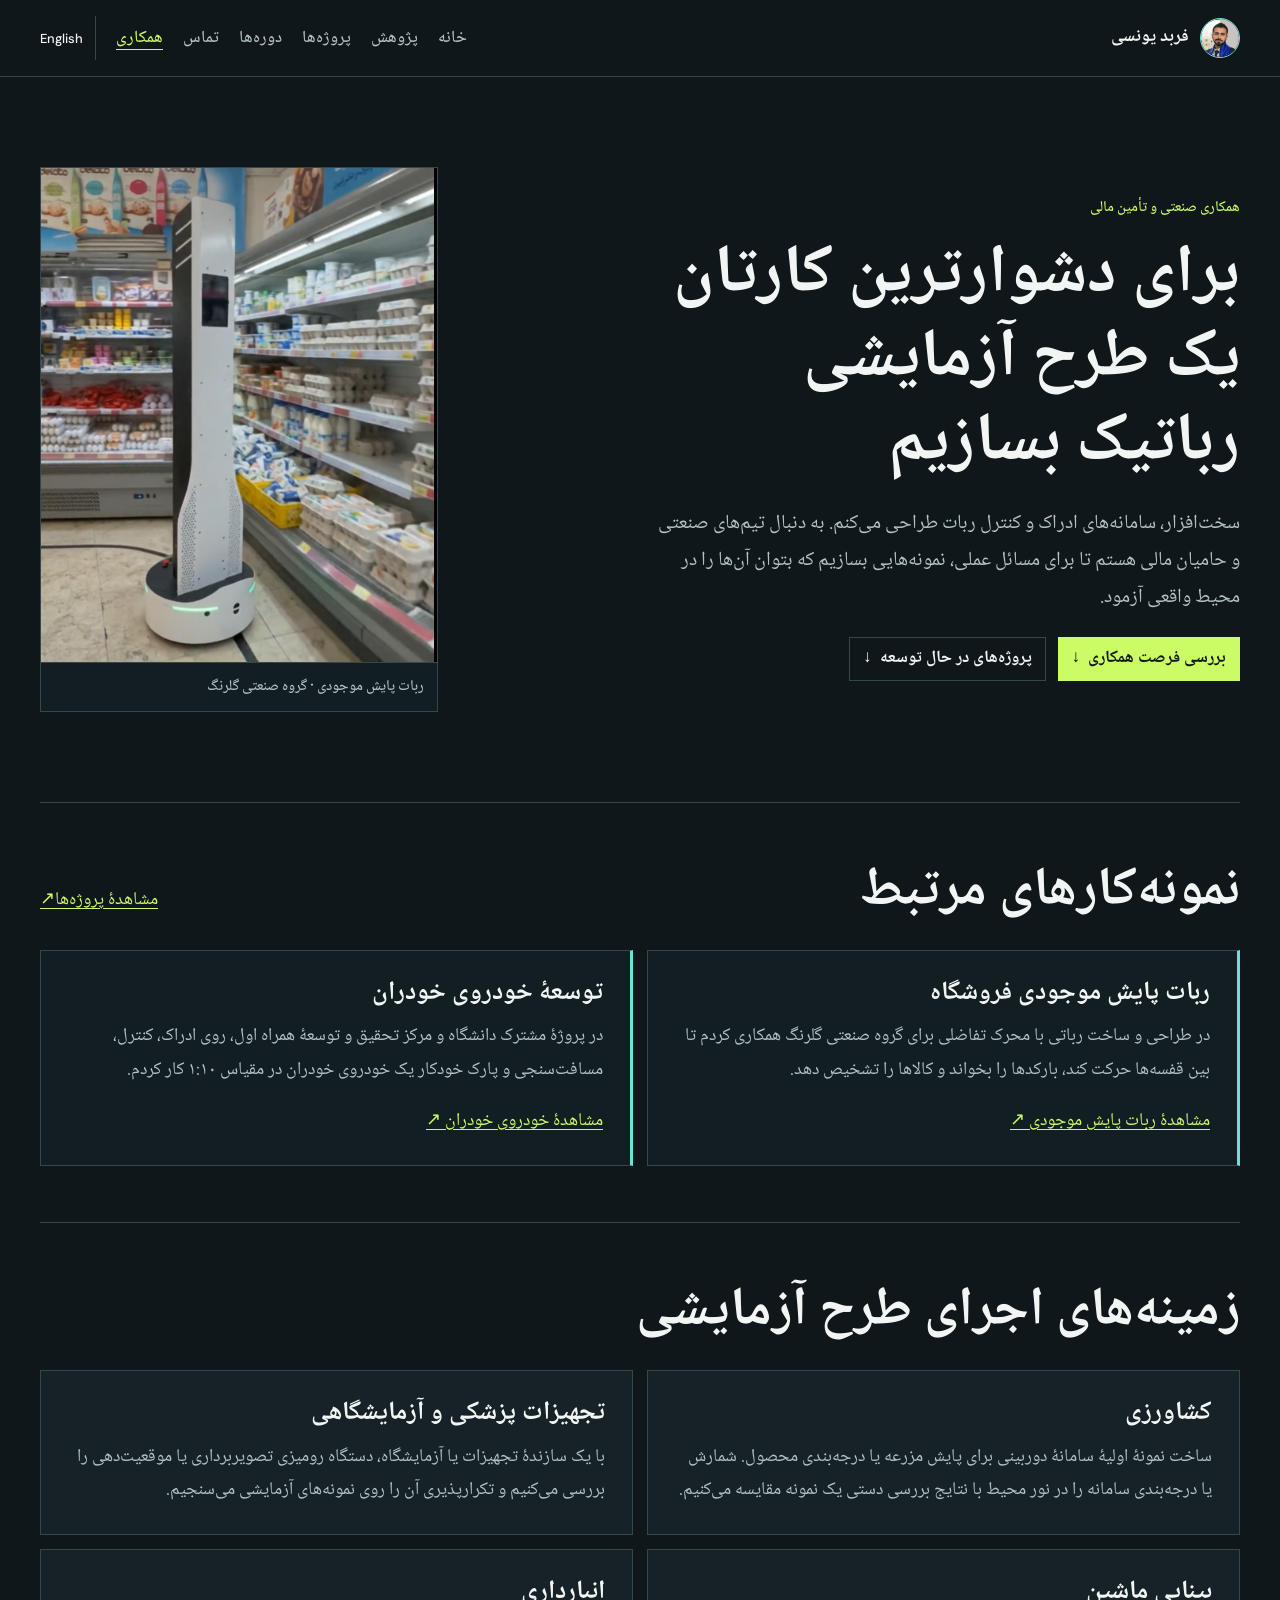
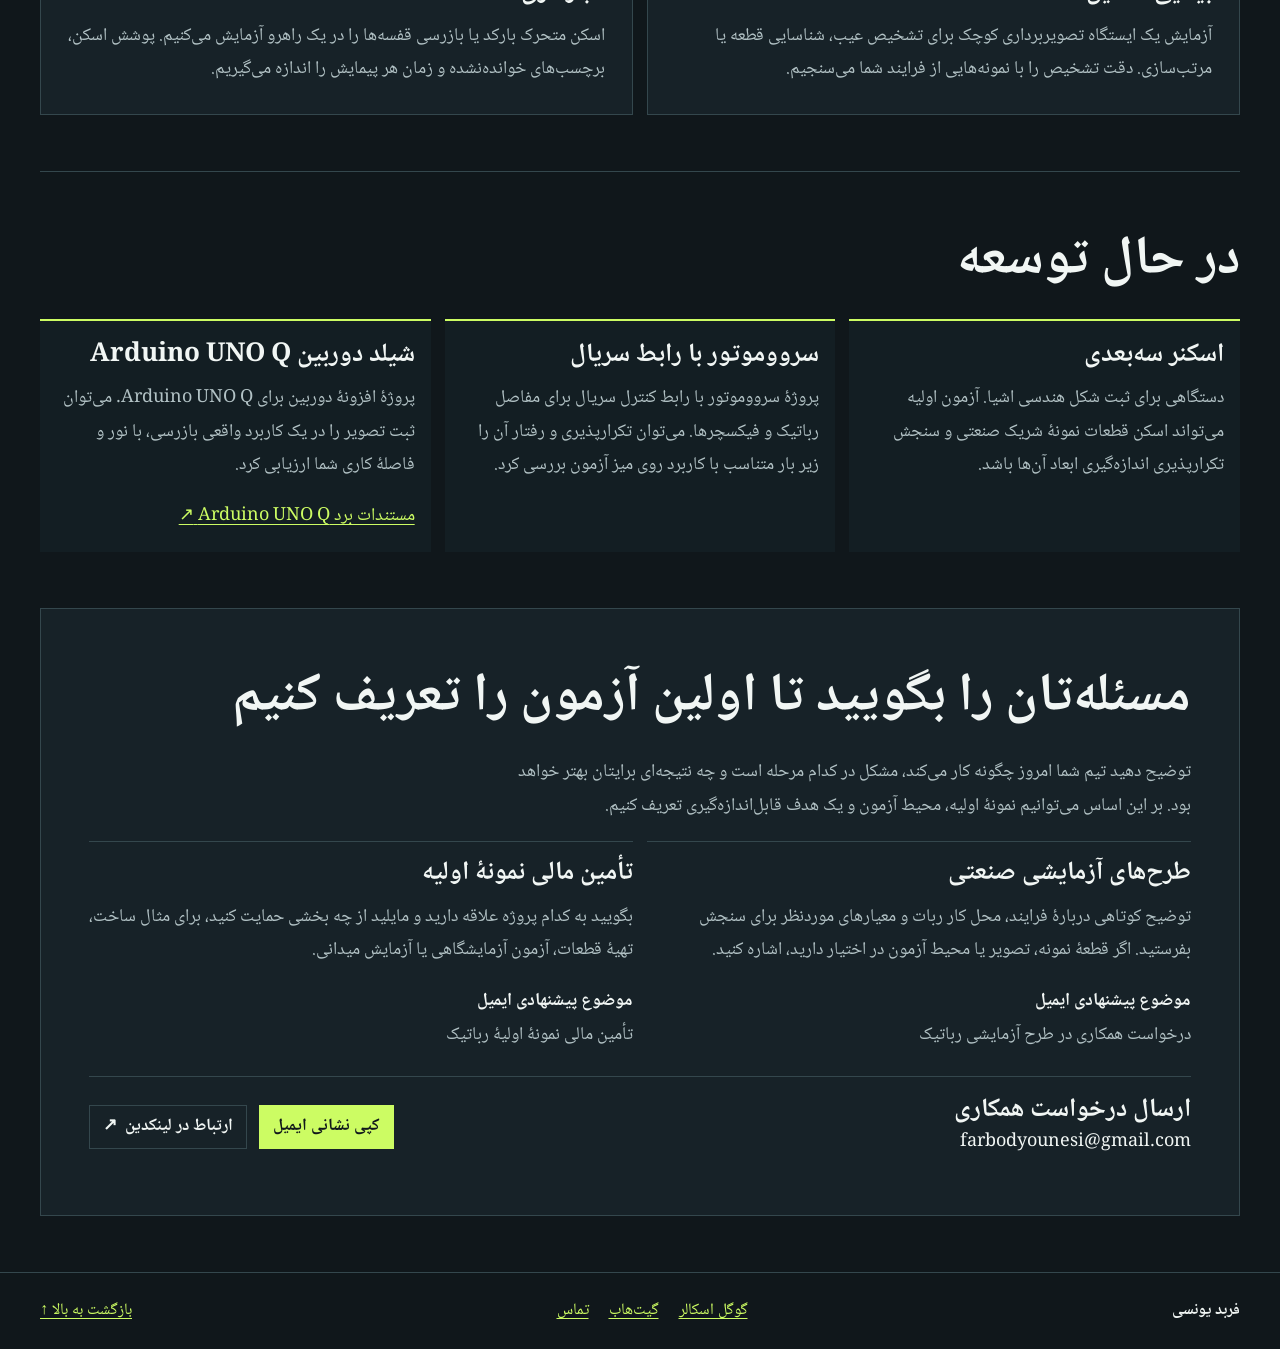
<file: fa/collaboration.html>
<!doctype html>
<html lang="fa" dir="rtl">
<head>
    <meta charset="utf-8">
    <meta name="viewport" content="width=device-width, initial-scale=1">
    <meta name="description" content="فرصت‌های همکاری با فربد یونسی در ساخت نمونه‌های رباتیک و اجرای طرح‌های آزمایشی کشاورزی، تجهیزات پزشکی و آزمایشگاهی، بینایی ماشین و اتوماسیون انبار.">
    <meta name="theme-color" content="#10171b">
    <title>همکاری صنعتی و توسعهٔ نمونه‌های رباتیک | فربد یونسی</title>
    <link rel="preconnect" href="https://fonts.googleapis.com">
    <link rel="preconnect" href="https://fonts.gstatic.com" crossorigin>
    <link href="https://fonts.googleapis.com/css2?family=Barlow+Condensed:wght@600;700&amp;family=DM+Sans:wght@400;500;600;700&amp;family=IBM+Plex+Mono:wght@400;500&amp;display=swap" rel="stylesheet">
    <link rel="stylesheet" href="../style.css">
    <script src="../collaboration.js" defer></script>
    <link rel="canonical" href="https://farbodynsi.github.io/fa/collaboration.html">
    <link rel="alternate" hreflang="en" href="https://farbodynsi.github.io/collaboration.html">
    <link rel="alternate" hreflang="fa" href="https://farbodynsi.github.io/fa/collaboration.html">
    <link rel="alternate" hreflang="x-default" href="https://farbodynsi.github.io/collaboration.html">
    <meta property="og:type" content="website">
    <meta property="og:site_name" content="فربد یونسی">
    <meta property="og:url" content="https://farbodynsi.github.io/fa/collaboration.html">
    <meta property="og:title" content="همکاری صنعتی و توسعهٔ نمونه‌های رباتیک | فربد یونسی">
    <meta property="og:description" content="فرصت‌های همکاری با فربد یونسی در ساخت نمونه‌های رباتیک و اجرای طرح‌های آزمایشی کشاورزی، تجهیزات پزشکی و آزمایشگاهی، بینایی ماشین و اتوماسیون انبار.">
    <meta property="og:locale" content="fa_IR">
    <meta property="og:locale:alternate" content="en_US">
    <meta property="og:image" content="https://farbodynsi.github.io/inventory-robot.png">
    <meta property="og:image:width" content="1821">
    <meta property="og:image:height" content="1248">
    <meta property="og:image:alt" content="ربات پایش موجودی در راهروی فروشگاه">
    <meta name="twitter:card" content="summary_large_image">
    <script type="application/ld+json">
{
  "@context": "https://schema.org",
  "@graph": [
    {
      "@type": "WebPage",
      "@id": "https://farbodynsi.github.io/fa/collaboration.html#webpage",
      "url": "https://farbodynsi.github.io/fa/collaboration.html",
      "name": "همکاری صنعتی و توسعهٔ نمونه‌های رباتیک | فربد یونسی",
      "description": "فرصت‌های همکاری با فربد یونسی در ساخت نمونه‌های رباتیک و اجرای طرح‌های آزمایشی کشاورزی، تجهیزات پزشکی و آزمایشگاهی، بینایی ماشین و اتوماسیون انبار.",
      "inLanguage": "fa",
      "isPartOf": {
        "@id": "https://farbodynsi.github.io/#website"
      },
      "about": {
        "@id": "https://farbodynsi.github.io/#farbod-younesi"
      }
    },
    {
      "@type": "WebSite",
      "@id": "https://farbodynsi.github.io/#website",
      "url": "https://farbodynsi.github.io/",
      "name": "Farbod Younesi",
      "alternateName": "فربد یونسی",
      "inLanguage": [
        "en",
        "fa"
      ],
      "publisher": {
        "@id": "https://farbodynsi.github.io/#farbod-younesi"
      }
    },
    {
      "@type": "Person",
      "@id": "https://farbodynsi.github.io/#farbod-younesi",
      "url": "https://farbodynsi.github.io/",
      "name": "Farbod Younesi",
      "alternateName": "فربد یونسی",
      "description": "Electrical engineer and researcher in robotics and control systems.",
      "image": "https://farbodynsi.github.io/farbod-younesi.jpg",
      "jobTitle": "Electrical Engineer and Robotics Researcher",
      "knowsAbout": [
        "Robotics",
        "Control systems",
        "Cyber-physical systems security",
        "Autonomous vehicles",
        "Computer vision",
        "SLAM"
      ],
      "alumniOf": {
        "@type": "CollegeOrUniversity",
        "name": "Shahid Beheshti University"
      },
      "sameAs": [
        "https://github.com/farbodYNSI",
        "https://www.linkedin.com/in/farbod-younesi",
        "https://scholar.google.com/citations?user=7HzUuhoAAAAJ&hl=en",
        "https://www.youtube.com/@farbodyounesi2424"
      ]
    }
  ]
}
    </script>
</head>
<body id="top">
<a class="skip" href="#main">رفتن به محتوای اصلی</a>
<header class="site-header"><div class="shell header-inner">
    <a class="brand" href="./"><img class="brand-portrait" src="../farbod-younesi.jpg" width="34" height="34" alt=""> فربد یونسی</a>
    <nav aria-label="ناوبری اصلی"><a href="./">خانه</a><a href="research.html">پژوهش</a><a href="projects.html">پروژه‌ها</a><a href="courses.html">دوره‌ها</a><a href="contact.html">تماس</a><a class="collab-nav" href="collaboration.html" aria-current="page">همکاری</a><a class="language-switch" href="../collaboration.html" lang="en" hreflang="en">English</a></nav>
</div></header>
<main class="shell" id="main">
    <section class="collab-hero" aria-labelledby="collaboration-title">
        <div class="collab-copy">
            <p class="collab-label">همکاری صنعتی و تأمین مالی</p>
            <h1 id="collaboration-title">برای دشوارترین کارتان یک طرح آزمایشی رباتیک بسازیم</h1>
            <p>سخت‌افزار، سامانه‌های ادراک و کنترل ربات طراحی می‌کنم. به دنبال تیم‌های صنعتی و حامیان مالی هستم تا برای مسائل عملی، نمونه‌هایی بسازیم که بتوان آن‌ها را در محیط واقعی آزمود.</p>
            <div class="hero-actions">
                <a class="button" href="#partner">بررسی فرصت همکاری <span aria-hidden="true">↓</span></a>
                <a class="button secondary" href="#development">پروژه‌های در حال توسعه <span aria-hidden="true">↓</span></a>
            </div>
        </div>
        <figure class="collab-photo">
            <img src="../inventory-robot.png" alt="ربات پایش موجودی در راهروی یک فروشگاه" width="1821" height="1248" decoding="async">
            <figcaption>ربات پایش موجودی · گروه صنعتی گلرنگ</figcaption>
        </figure>
    </section>

    <section class="collab-section" aria-labelledby="experience-title">
        <div class="collab-heading"><h2 id="experience-title">نمونه‌کارهای مرتبط</h2><a href="projects.html">مشاهدهٔ پروژه‌ها <span aria-hidden="true">↗</span></a></div>
        <div class="collab-proof">
            <article><h3>ربات پایش موجودی فروشگاه</h3><p>در طراحی و ساخت رباتی با محرک تفاضلی برای گروه صنعتی گلرنگ همکاری کردم تا بین قفسه‌ها حرکت کند، بارکدها را بخواند و کالاها را تشخیص دهد.</p><a href="projects.html#inventory-robot">مشاهدهٔ ربات پایش موجودی <span aria-hidden="true">↗</span></a></article>
            <article><h3>توسعهٔ خودروی خودران</h3><p>در پروژهٔ مشترک دانشگاه و مرکز تحقیق و توسعهٔ همراه اول، روی ادراک، کنترل، مسافت‌سنجی و پارک خودکار یک خودروی خودران در مقیاس ۱:۱۰ کار کردم.</p><a href="projects.html#self-driving-car">مشاهدهٔ خودروی خودران <span aria-hidden="true">↗</span></a></article>
        </div>
    </section>

    <section class="collab-section" aria-labelledby="applications-title">
        <h2 id="applications-title">زمینه‌های اجرای طرح آزمایشی</h2>
        <div class="collab-grid">
            <article><h3>کشاورزی</h3><p>ساخت نمونهٔ اولیهٔ سامانهٔ دوربینی برای پایش مزرعه یا درجه‌بندی محصول. شمارش یا درجه‌بندی سامانه را در نور محیط با نتایج بررسی دستی یک نمونه مقایسه می‌کنیم.</p></article>
            <article><h3>تجهیزات پزشکی و آزمایشگاهی</h3><p>با یک سازندهٔ تجهیزات یا آزمایشگاه، دستگاه رومیزی تصویربرداری یا موقعیت‌دهی را بررسی می‌کنیم و تکرارپذیری آن را روی نمونه‌های آزمایشی می‌سنجیم.</p></article>
            <article><h3>بینایی ماشین</h3><p>آزمایش یک ایستگاه تصویربرداری کوچک برای تشخیص عیب، شناسایی قطعه یا مرتب‌سازی. دقت تشخیص را با نمونه‌هایی از فرایند شما می‌سنجیم.</p></article>
            <article><h3>انبارداری</h3><p>اسکن متحرک بارکد یا بازرسی قفسه‌ها را در یک راهرو آزمایش می‌کنیم. پوشش اسکن، برچسب‌های خوانده‌نشده و زمان هر پیمایش را اندازه می‌گیریم.</p></article>
        </div>
    </section>

    <section class="collab-section" id="development" aria-labelledby="development-title">
        <h2 id="development-title">در حال توسعه</h2>
        <div class="collab-development">
            <article><h3>اسکنر سه‌بعدی</h3><p>دستگاهی برای ثبت شکل هندسی اشیا. آزمون اولیه می‌تواند اسکن قطعات نمونهٔ شریک صنعتی و سنجش تکرارپذیری اندازه‌گیری ابعاد آن‌ها باشد.</p></article>
            <article><h3>سرووموتور با رابط سریال</h3><p>پروژهٔ سرووموتور با رابط کنترل سریال برای مفاصل رباتیک و فیکسچرها. می‌توان تکرارپذیری و رفتار آن را زیر بار متناسب با کاربرد روی میز آزمون بررسی کرد.</p></article>
            <article><h3>شیلد دوربین Arduino UNO Q</h3><p>پروژهٔ افزونهٔ دوربین برای Arduino UNO Q. می‌توان ثبت تصویر را در یک کاربرد واقعی بازرسی، با نور و فاصلهٔ کاری شما ارزیابی کرد.</p><a href="https://docs.arduino.cc/hardware/uno-q/">مستندات برد Arduino UNO Q <span aria-hidden="true">↗</span></a></article>
        </div>
    </section>

    <section class="collab-section collab-partner" id="partner" aria-labelledby="partner-title">
        <div>
            <h2 id="partner-title">مسئله‌تان را بگویید تا اولین آزمون را تعریف کنیم</h2>
            <p>توضیح دهید تیم شما امروز چگونه کار می‌کند، مشکل در کدام مرحله است و چه نتیجه‌ای برایتان بهتر خواهد بود. بر این اساس می‌توانیم نمونهٔ اولیه، محیط آزمون و یک هدف قابل‌اندازه‌گیری تعریف کنیم.</p>
        </div>
        <div class="collab-options">
            <article><h3>طرح‌های آزمایشی صنعتی</h3><p>توضیح کوتاهی دربارهٔ فرایند، محل کار ربات و معیارهای موردنظر برای سنجش بفرستید. اگر قطعهٔ نمونه، تصویر یا محیط آزمون در اختیار دارید، اشاره کنید.</p><p><strong>موضوع پیشنهادی ایمیل</strong><br>درخواست همکاری در طرح آزمایشی رباتیک</p></article>
            <article><h3>تأمین مالی نمونهٔ اولیه</h3><p>بگویید به کدام پروژه علاقه دارید و مایلید از چه بخشی حمایت کنید، برای مثال ساخت، تهیهٔ قطعات، آزمون آزمایشگاهی یا آزمایش میدانی.</p><p><strong>موضوع پیشنهادی ایمیل</strong><br>تأمین مالی نمونهٔ اولیهٔ رباتیک</p></article>
        </div>
        <div class="collab-contact">
            <div><h3>ارسال درخواست همکاری</h3><p id="collaboration-email">farbodyounesi@gmail.com</p></div>
            <div class="hero-actions">
                <button class="button" type="button" id="copy-collaboration-email" hidden>کپی نشانی ایمیل</button>
                <a class="button secondary" href="https://www.linkedin.com/in/farbod-younesi">ارتباط در لینکدین <span aria-hidden="true">↗</span></a>
            </div>
            <p class="copy-status" id="collaboration-contact-status" role="status"></p>
        </div>
    </section>
</main>
<footer class="site-footer"><div class="shell footer-inner">
    <a class="brand" href="./">فربد یونسی</a>
    <div class="inline-links"><a href="https://scholar.google.com/citations?user=7HzUuhoAAAAJ&amp;hl=en">گوگل اسکالر</a><a href="https://github.com/farbodYNSI">گیت‌هاب</a><a href="contact.html">تماس</a></div>
    <a href="#top">بازگشت به بالا ↑</a>
</div></footer>
</body>
</html>
</file>
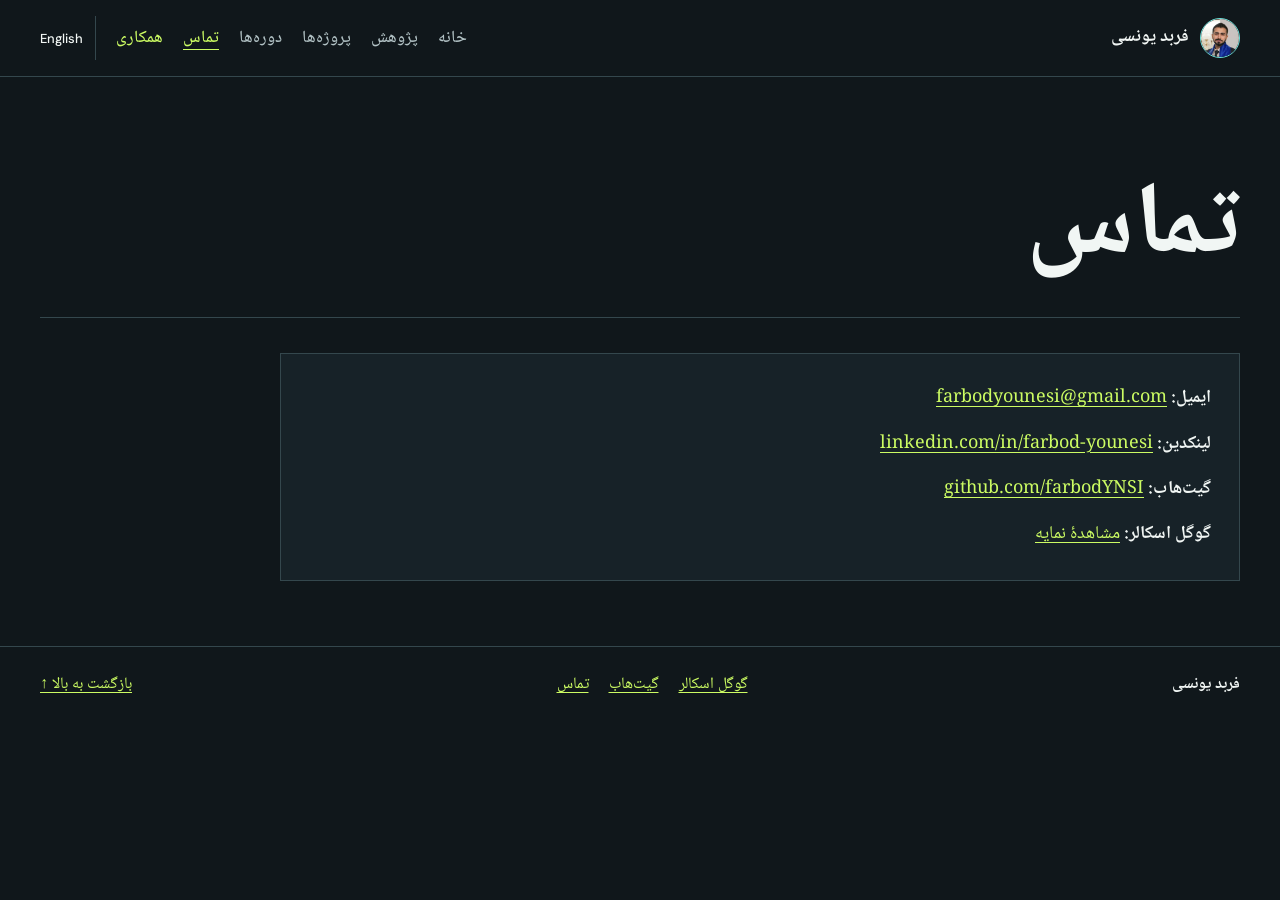
<file: fa/contact.html>
<!doctype html>
<html lang="fa" dir="rtl">
<head>
    <meta charset="utf-8">
    <meta name="viewport" content="width=device-width, initial-scale=1">
    <meta name="description" content="نشانی ایمیل و نمایه‌های لینکدین، گیت‌هاب و گوگل اسکالر فربد یونسی برای ارتباط دربارهٔ پژوهش، پروژه‌های رباتیک و همکاری حرفه‌ای.">
    <meta name="theme-color" content="#10171b">
    <title>تماس با فربد یونسی | رباتیک و سیستم‌های کنترل</title>
    <link rel="preconnect" href="https://fonts.googleapis.com">
    <link rel="preconnect" href="https://fonts.gstatic.com" crossorigin>
    <link href="https://fonts.googleapis.com/css2?family=Barlow+Condensed:wght@600;700&amp;family=DM+Sans:wght@400;500;600;700&amp;family=IBM+Plex+Mono:wght@400;500&amp;display=swap" rel="stylesheet">
    <link rel="stylesheet" href="../style.css">
    <script src="../motion.js" defer></script>
    <link rel="canonical" href="https://farbodynsi.github.io/fa/contact.html">
    <link rel="alternate" hreflang="en" href="https://farbodynsi.github.io/contact.html">
    <link rel="alternate" hreflang="fa" href="https://farbodynsi.github.io/fa/contact.html">
    <link rel="alternate" hreflang="x-default" href="https://farbodynsi.github.io/contact.html">
    <meta property="og:type" content="website">
    <meta property="og:site_name" content="فربد یونسی">
    <meta property="og:url" content="https://farbodynsi.github.io/fa/contact.html">
    <meta property="og:title" content="تماس با فربد یونسی | رباتیک و سیستم‌های کنترل">
    <meta property="og:description" content="نشانی ایمیل و نمایه‌های لینکدین، گیت‌هاب و گوگل اسکالر فربد یونسی برای ارتباط دربارهٔ پژوهش، پروژه‌های رباتیک و همکاری حرفه‌ای.">
    <meta property="og:locale" content="fa_IR">
    <meta property="og:locale:alternate" content="en_US">
    <meta property="og:image" content="https://farbodynsi.github.io/farbod-younesi.jpg">
    <meta property="og:image:width" content="256">
    <meta property="og:image:height" content="256">
    <meta property="og:image:alt" content="پرترهٔ فربد یونسی">
    <meta name="twitter:card" content="summary">
    <script type="application/ld+json">
{
  "@context": "https://schema.org",
  "@graph": [
    {
      "@type": "ContactPage",
      "@id": "https://farbodynsi.github.io/fa/contact.html#webpage",
      "url": "https://farbodynsi.github.io/fa/contact.html",
      "name": "تماس با فربد یونسی | رباتیک و سیستم‌های کنترل",
      "description": "نشانی ایمیل و نمایه‌های لینکدین، گیت‌هاب و گوگل اسکالر فربد یونسی برای ارتباط دربارهٔ پژوهش، پروژه‌های رباتیک و همکاری حرفه‌ای.",
      "inLanguage": "fa",
      "isPartOf": {
        "@id": "https://farbodynsi.github.io/#website"
      },
      "about": {
        "@id": "https://farbodynsi.github.io/#farbod-younesi"
      }
    },
    {
      "@type": "WebSite",
      "@id": "https://farbodynsi.github.io/#website",
      "url": "https://farbodynsi.github.io/",
      "name": "Farbod Younesi",
      "alternateName": "فربد یونسی",
      "inLanguage": [
        "en",
        "fa"
      ],
      "publisher": {
        "@id": "https://farbodynsi.github.io/#farbod-younesi"
      }
    },
    {
      "@type": "Person",
      "@id": "https://farbodynsi.github.io/#farbod-younesi",
      "url": "https://farbodynsi.github.io/",
      "name": "Farbod Younesi",
      "alternateName": "فربد یونسی",
      "description": "Electrical engineer and researcher in robotics and control systems.",
      "image": "https://farbodynsi.github.io/farbod-younesi.jpg",
      "jobTitle": "Electrical Engineer and Robotics Researcher",
      "knowsAbout": [
        "Robotics",
        "Control systems",
        "Cyber-physical systems security",
        "Autonomous vehicles",
        "Computer vision",
        "SLAM"
      ],
      "alumniOf": {
        "@type": "CollegeOrUniversity",
        "name": "Shahid Beheshti University"
      },
      "sameAs": [
        "https://github.com/farbodYNSI",
        "https://www.linkedin.com/in/farbod-younesi",
        "https://scholar.google.com/citations?user=7HzUuhoAAAAJ&hl=en",
        "https://www.youtube.com/@farbodyounesi2424"
      ]
    }
  ]
}
    </script>
</head>
<body id="top">
<a class="skip" href="#main">رفتن به محتوای اصلی</a>
<header class="site-header"><div class="shell header-inner">
    <a class="brand" href="./"><img class="brand-portrait" src="../farbod-younesi.jpg" width="34" height="34" alt=""> فربد یونسی</a>
    <nav aria-label="ناوبری اصلی"><a href="./">خانه</a><a href="research.html">پژوهش</a><a href="projects.html">پروژه‌ها</a><a href="courses.html">دوره‌ها</a><a href="contact.html" aria-current="page">تماس</a><a class="collab-nav" href="collaboration.html">همکاری</a><a class="language-switch" href="../contact.html" lang="en" hreflang="en">English</a></nav>
</div></header>
<main class="shell" id="main">
<div class="page-intro"><h1>تماس</h1></div>
<div class="page-content"><div class="card">
            <p><strong>ایمیل:</strong> <a href="mailto:farbodyounesi@gmail.com">farbodyounesi@gmail.com</a></p>
            <p><strong>لینکدین:</strong> <a href="https://www.linkedin.com/in/farbod-younesi">linkedin.com/in/farbod-younesi</a></p>
            <p><strong>گیت‌هاب:</strong> <a href="https://github.com/farbodYNSI">github.com/farbodYNSI</a></p>
            <p><strong>گوگل اسکالر:</strong> <a href="https://scholar.google.com/citations?user=7HzUuhoAAAAJ&amp;hl=en">مشاهدهٔ نمایه</a></p>
        </div></div>
</main>
<footer class="site-footer"><div class="shell footer-inner">
    <a class="brand" href="./">فربد یونسی</a>
    <div class="inline-links"><a href="https://scholar.google.com/citations?user=7HzUuhoAAAAJ&amp;hl=en">گوگل اسکالر</a><a href="https://github.com/farbodYNSI">گیت‌هاب</a><a href="contact.html">تماس</a></div>
    <a href="#top">بازگشت به بالا ↑</a>
</div></footer>
</body>
</html>
</file>
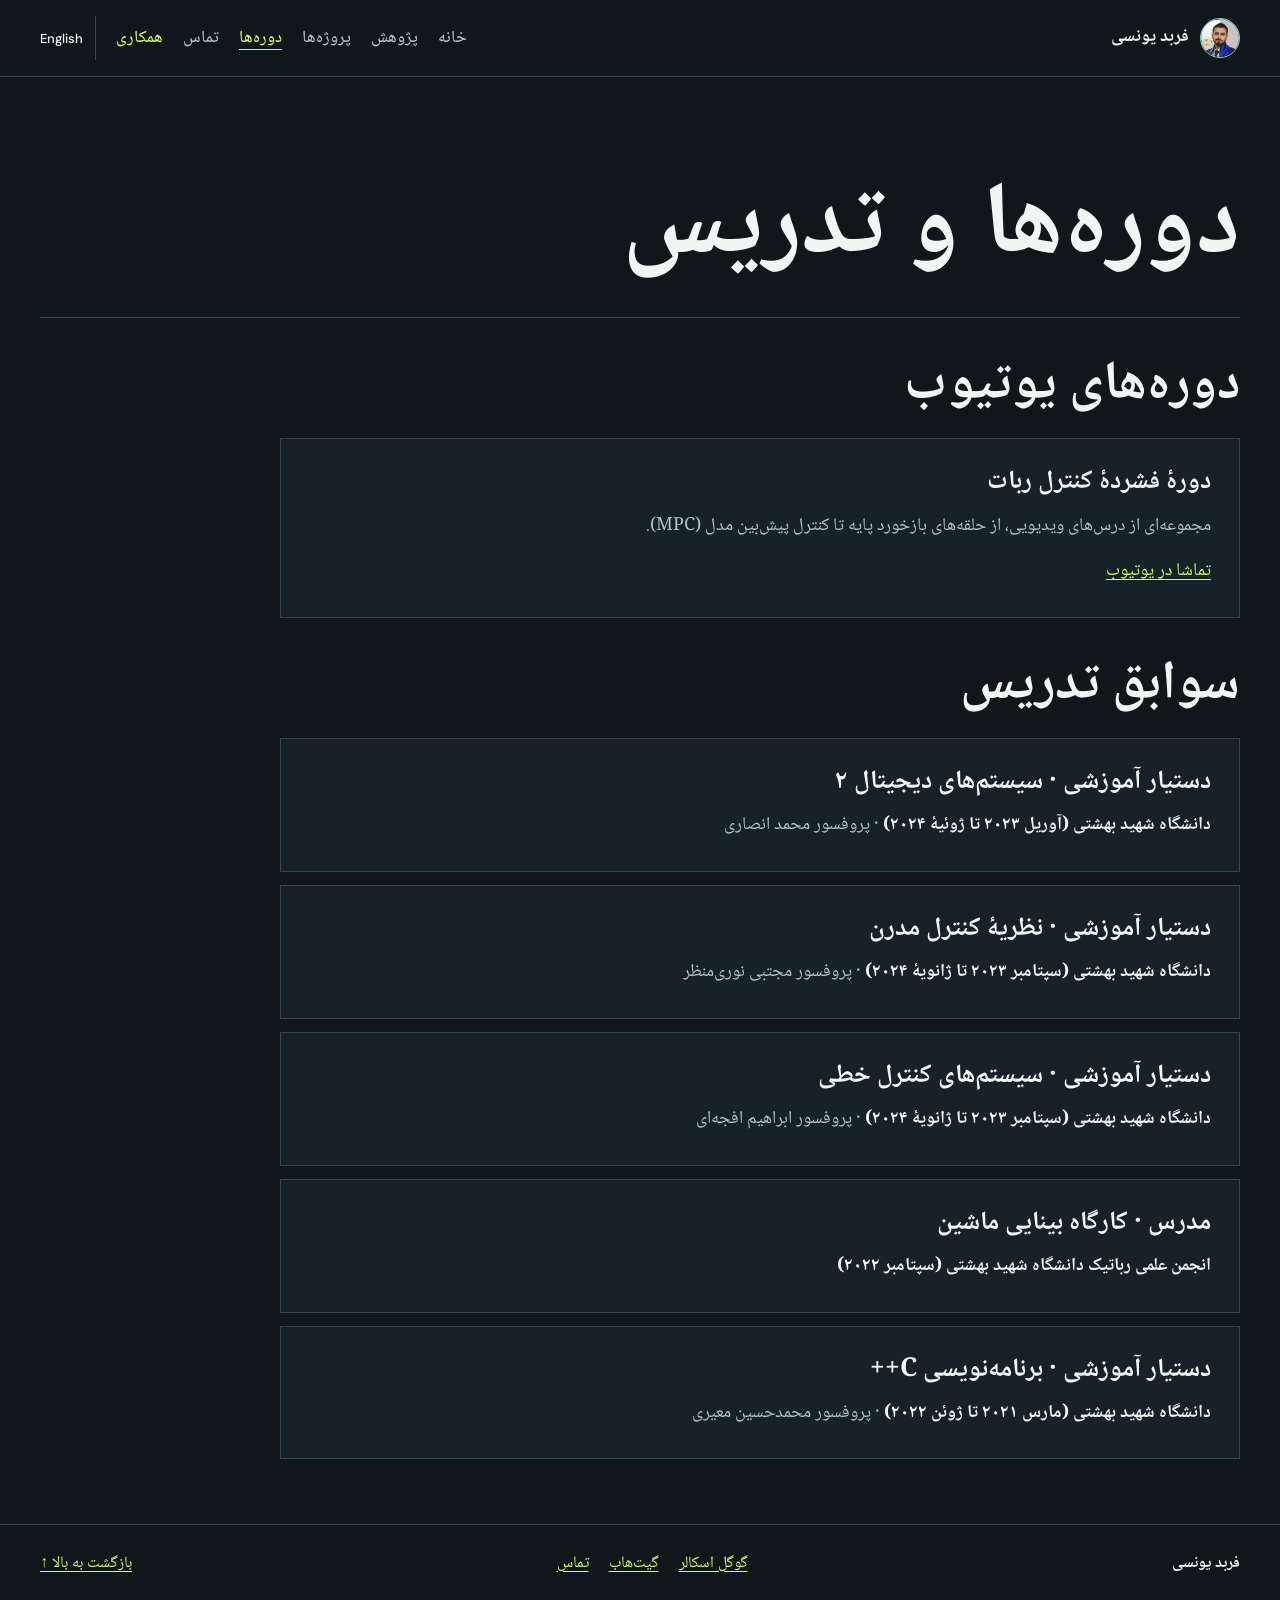
<file: fa/courses.html>
<!doctype html>
<html lang="fa" dir="rtl">
<head>
    <meta charset="utf-8">
    <meta name="viewport" content="width=device-width, initial-scale=1">
    <meta name="description" content="دورهٔ فشردهٔ کنترل ربات فربد یونسی، از بازخورد تا کنترل پیش‌بین مدل، و سوابق تدریس او در دانشگاه شهید بهشتی.">
    <meta name="theme-color" content="#10171b">
    <title>دورهٔ کنترل ربات و سوابق تدریس | فربد یونسی</title>
    <link rel="preconnect" href="https://fonts.googleapis.com">
    <link rel="preconnect" href="https://fonts.gstatic.com" crossorigin>
    <link href="https://fonts.googleapis.com/css2?family=Barlow+Condensed:wght@600;700&amp;family=DM+Sans:wght@400;500;600;700&amp;family=IBM+Plex+Mono:wght@400;500&amp;display=swap" rel="stylesheet">
    <link rel="stylesheet" href="../style.css">
    <script src="../motion.js" defer></script>
    <link rel="canonical" href="https://farbodynsi.github.io/fa/courses.html">
    <link rel="alternate" hreflang="en" href="https://farbodynsi.github.io/courses.html">
    <link rel="alternate" hreflang="fa" href="https://farbodynsi.github.io/fa/courses.html">
    <link rel="alternate" hreflang="x-default" href="https://farbodynsi.github.io/courses.html">
    <meta property="og:type" content="website">
    <meta property="og:site_name" content="فربد یونسی">
    <meta property="og:url" content="https://farbodynsi.github.io/fa/courses.html">
    <meta property="og:title" content="دورهٔ کنترل ربات و سوابق تدریس | فربد یونسی">
    <meta property="og:description" content="دورهٔ فشردهٔ کنترل ربات فربد یونسی، از بازخورد تا کنترل پیش‌بین مدل، و سوابق تدریس او در دانشگاه شهید بهشتی.">
    <meta property="og:locale" content="fa_IR">
    <meta property="og:locale:alternate" content="en_US">
    <meta property="og:image" content="https://farbodynsi.github.io/farbod-younesi.jpg">
    <meta property="og:image:width" content="256">
    <meta property="og:image:height" content="256">
    <meta property="og:image:alt" content="پرترهٔ فربد یونسی">
    <meta name="twitter:card" content="summary">
    <script type="application/ld+json">
{
  "@context": "https://schema.org",
  "@graph": [
    {
      "@type": "WebPage",
      "@id": "https://farbodynsi.github.io/fa/courses.html#webpage",
      "url": "https://farbodynsi.github.io/fa/courses.html",
      "name": "دورهٔ کنترل ربات و سوابق تدریس | فربد یونسی",
      "description": "دورهٔ فشردهٔ کنترل ربات فربد یونسی، از بازخورد تا کنترل پیش‌بین مدل، و سوابق تدریس او در دانشگاه شهید بهشتی.",
      "inLanguage": "fa",
      "isPartOf": {
        "@id": "https://farbodynsi.github.io/#website"
      },
      "about": {
        "@id": "https://farbodynsi.github.io/#farbod-younesi"
      }
    },
    {
      "@type": "WebSite",
      "@id": "https://farbodynsi.github.io/#website",
      "url": "https://farbodynsi.github.io/",
      "name": "Farbod Younesi",
      "alternateName": "فربد یونسی",
      "inLanguage": [
        "en",
        "fa"
      ],
      "publisher": {
        "@id": "https://farbodynsi.github.io/#farbod-younesi"
      }
    },
    {
      "@type": "Person",
      "@id": "https://farbodynsi.github.io/#farbod-younesi",
      "url": "https://farbodynsi.github.io/",
      "name": "Farbod Younesi",
      "alternateName": "فربد یونسی",
      "description": "Electrical engineer and researcher in robotics and control systems.",
      "image": "https://farbodynsi.github.io/farbod-younesi.jpg",
      "jobTitle": "Electrical Engineer and Robotics Researcher",
      "knowsAbout": [
        "Robotics",
        "Control systems",
        "Cyber-physical systems security",
        "Autonomous vehicles",
        "Computer vision",
        "SLAM"
      ],
      "alumniOf": {
        "@type": "CollegeOrUniversity",
        "name": "Shahid Beheshti University"
      },
      "sameAs": [
        "https://github.com/farbodYNSI",
        "https://www.linkedin.com/in/farbod-younesi",
        "https://scholar.google.com/citations?user=7HzUuhoAAAAJ&hl=en",
        "https://www.youtube.com/@farbodyounesi2424"
      ]
    }
  ]
}
    </script>
</head>
<body id="top">
<a class="skip" href="#main">رفتن به محتوای اصلی</a>
<header class="site-header"><div class="shell header-inner">
    <a class="brand" href="./"><img class="brand-portrait" src="../farbod-younesi.jpg" width="34" height="34" alt=""> فربد یونسی</a>
    <nav aria-label="ناوبری اصلی"><a href="./">خانه</a><a href="research.html">پژوهش</a><a href="projects.html">پروژه‌ها</a><a href="courses.html" aria-current="page">دوره‌ها</a><a href="contact.html">تماس</a><a class="collab-nav" href="collaboration.html">همکاری</a><a class="language-switch" href="../courses.html" lang="en" hreflang="en">English</a></nav>
</div></header>
<main class="shell" id="main">
<div class="page-intro"><h1>دوره‌ها و تدریس</h1></div>
<div class="page-content"><h2>دوره‌های یوتیوب</h2>
        <div class="card">
            <h3>دورهٔ فشردهٔ کنترل ربات</h3>
            <p>مجموعه‌ای از درس‌های ویدیویی، از حلقه‌های بازخورد پایه تا کنترل پیش‌بین مدل (MPC).</p>
            <p>
                <a href="https://www.youtube.com/@farbodyounesi2424">تماشا در یوتیوب</a>
            </p>
        </div>

        <h2>سوابق تدریس</h2>
        <div class="card">
            <h3>دستیار آموزشی · سیستم‌های دیجیتال ۲</h3>
            <p><strong>دانشگاه شهید بهشتی (آوریل ۲۰۲۳ تا ژوئیهٔ ۲۰۲۴)</strong> · پروفسور محمد انصاری</p>
        </div>
        <div class="card">
            <h3>دستیار آموزشی · نظریهٔ کنترل مدرن</h3>
            <p><strong>دانشگاه شهید بهشتی (سپتامبر ۲۰۲۳ تا ژانویهٔ ۲۰۲۴)</strong> · پروفسور مجتبی نوری‌منظر</p>
        </div>
        <div class="card">
            <h3>دستیار آموزشی · سیستم‌های کنترل خطی</h3>
            <p><strong>دانشگاه شهید بهشتی (سپتامبر ۲۰۲۳ تا ژانویهٔ ۲۰۲۴)</strong> · پروفسور ابراهیم افجه‌ای</p>
        </div>
        <div class="card">
            <h3>مدرس · کارگاه بینایی ماشین</h3>
            <p><strong>انجمن علمی رباتیک دانشگاه شهید بهشتی (سپتامبر ۲۰۲۲)</strong></p>
        </div>
        <div class="card">
            <h3>دستیار آموزشی · برنامه‌نویسی C++</h3>
            <p><strong>دانشگاه شهید بهشتی (مارس ۲۰۲۱ تا ژوئن ۲۰۲۲)</strong> · پروفسور محمدحسین معیری</p>
        </div></div>
</main>
<footer class="site-footer"><div class="shell footer-inner">
    <a class="brand" href="./">فربد یونسی</a>
    <div class="inline-links"><a href="https://scholar.google.com/citations?user=7HzUuhoAAAAJ&amp;hl=en">گوگل اسکالر</a><a href="https://github.com/farbodYNSI">گیت‌هاب</a><a href="contact.html">تماس</a></div>
    <a href="#top">بازگشت به بالا ↑</a>
</div></footer>
</body>
</html>
</file>
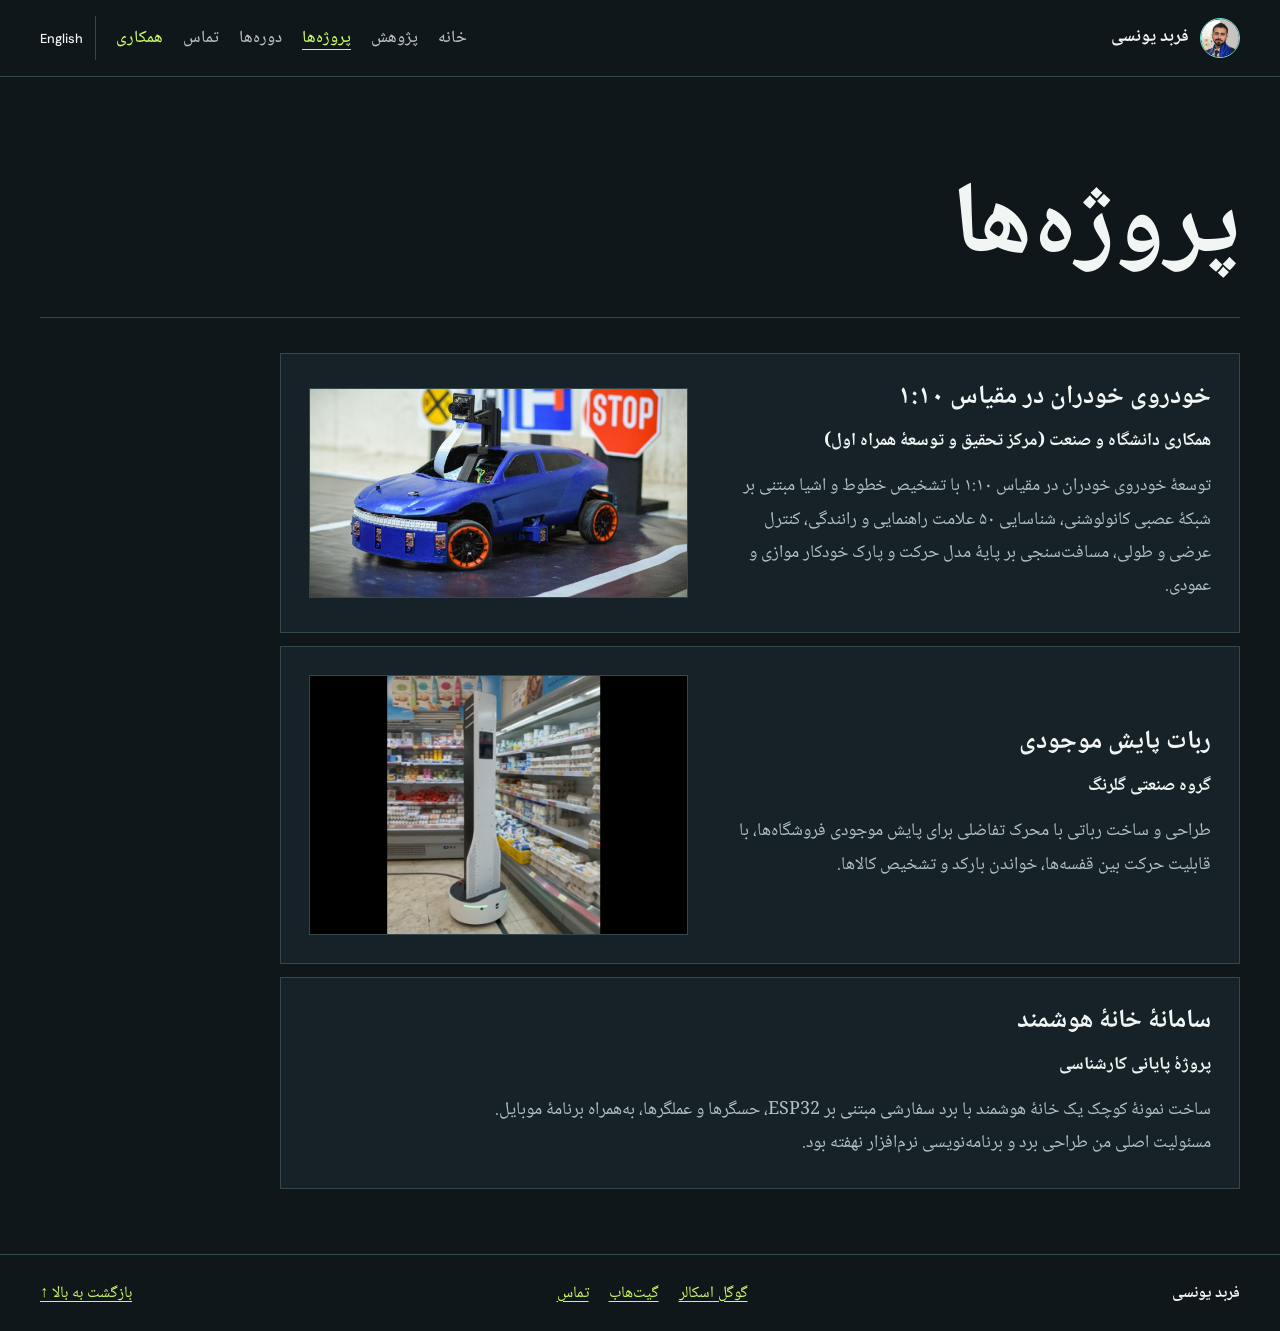
<file: fa/projects.html>
<!doctype html>
<html lang="fa" dir="rtl">
<head>
    <meta charset="utf-8">
    <meta name="viewport" content="width=device-width, initial-scale=1">
    <meta name="description" content="پروژه‌های فربد یونسی را ببینید: خودروی خودران در مقیاس ۱:۱۰، ربات پایش موجودی برای گروه صنعتی گلرنگ و نمونهٔ خانهٔ هوشمند مبتنی بر ESP32.">
    <meta name="theme-color" content="#10171b">
    <title>پروژه‌های رباتیک و سامانه‌های نهفته | فربد یونسی</title>
    <link rel="preconnect" href="https://fonts.googleapis.com">
    <link rel="preconnect" href="https://fonts.gstatic.com" crossorigin>
    <link href="https://fonts.googleapis.com/css2?family=Barlow+Condensed:wght@600;700&amp;family=DM+Sans:wght@400;500;600;700&amp;family=IBM+Plex+Mono:wght@400;500&amp;display=swap" rel="stylesheet">
    <link rel="stylesheet" href="../style.css">
    <script src="../motion.js" defer></script>
    <link rel="canonical" href="https://farbodynsi.github.io/fa/projects.html">
    <link rel="alternate" hreflang="en" href="https://farbodynsi.github.io/projects.html">
    <link rel="alternate" hreflang="fa" href="https://farbodynsi.github.io/fa/projects.html">
    <link rel="alternate" hreflang="x-default" href="https://farbodynsi.github.io/projects.html">
    <meta property="og:type" content="website">
    <meta property="og:site_name" content="فربد یونسی">
    <meta property="og:url" content="https://farbodynsi.github.io/fa/projects.html">
    <meta property="og:title" content="پروژه‌های رباتیک و سامانه‌های نهفته | فربد یونسی">
    <meta property="og:description" content="پروژه‌های فربد یونسی را ببینید: خودروی خودران در مقیاس ۱:۱۰، ربات پایش موجودی برای گروه صنعتی گلرنگ و نمونهٔ خانهٔ هوشمند مبتنی بر ESP32.">
    <meta property="og:locale" content="fa_IR">
    <meta property="og:locale:alternate" content="en_US">
    <meta property="og:image" content="https://farbodynsi.github.io/aurigabot-v1.jpg">
    <meta property="og:image:width" content="1280">
    <meta property="og:image:height" content="709">
    <meta property="og:image:alt" content="خودروی خودران اوریگابات نسخهٔ یک">
    <meta name="twitter:card" content="summary_large_image">
    <script type="application/ld+json">
{
  "@context": "https://schema.org",
  "@graph": [
    {
      "@type": "WebPage",
      "@id": "https://farbodynsi.github.io/fa/projects.html#webpage",
      "url": "https://farbodynsi.github.io/fa/projects.html",
      "name": "پروژه‌های رباتیک و سامانه‌های نهفته | فربد یونسی",
      "description": "پروژه‌های فربد یونسی را ببینید: خودروی خودران در مقیاس ۱:۱۰، ربات پایش موجودی برای گروه صنعتی گلرنگ و نمونهٔ خانهٔ هوشمند مبتنی بر ESP32.",
      "inLanguage": "fa",
      "isPartOf": {
        "@id": "https://farbodynsi.github.io/#website"
      },
      "about": {
        "@id": "https://farbodynsi.github.io/#farbod-younesi"
      }
    },
    {
      "@type": "WebSite",
      "@id": "https://farbodynsi.github.io/#website",
      "url": "https://farbodynsi.github.io/",
      "name": "Farbod Younesi",
      "alternateName": "فربد یونسی",
      "inLanguage": [
        "en",
        "fa"
      ],
      "publisher": {
        "@id": "https://farbodynsi.github.io/#farbod-younesi"
      }
    },
    {
      "@type": "Person",
      "@id": "https://farbodynsi.github.io/#farbod-younesi",
      "url": "https://farbodynsi.github.io/",
      "name": "Farbod Younesi",
      "alternateName": "فربد یونسی",
      "description": "Electrical engineer and researcher in robotics and control systems.",
      "image": "https://farbodynsi.github.io/farbod-younesi.jpg",
      "jobTitle": "Electrical Engineer and Robotics Researcher",
      "knowsAbout": [
        "Robotics",
        "Control systems",
        "Cyber-physical systems security",
        "Autonomous vehicles",
        "Computer vision",
        "SLAM"
      ],
      "alumniOf": {
        "@type": "CollegeOrUniversity",
        "name": "Shahid Beheshti University"
      },
      "sameAs": [
        "https://github.com/farbodYNSI",
        "https://www.linkedin.com/in/farbod-younesi",
        "https://scholar.google.com/citations?user=7HzUuhoAAAAJ&hl=en",
        "https://www.youtube.com/@farbodyounesi2424"
      ]
    }
  ]
}
    </script>
</head>
<body id="top">
<a class="skip" href="#main">رفتن به محتوای اصلی</a>
<header class="site-header"><div class="shell header-inner">
    <a class="brand" href="./"><img class="brand-portrait" src="../farbod-younesi.jpg" width="34" height="34" alt=""> فربد یونسی</a>
    <nav aria-label="ناوبری اصلی"><a href="./">خانه</a><a href="research.html">پژوهش</a><a href="projects.html" aria-current="page">پروژه‌ها</a><a href="courses.html">دوره‌ها</a><a href="contact.html">تماس</a><a class="collab-nav" href="collaboration.html">همکاری</a><a class="language-switch" href="../projects.html" lang="en" hreflang="en">English</a></nav>
</div></header>
<main class="shell" id="main">
<div class="page-intro"><h1>پروژه‌ها</h1></div>
<div class="page-content"><div class="card project-card" id="self-driving-car">
            <div class="project-text">
                <h3>خودروی خودران در مقیاس ۱:۱۰</h3>
                <p><strong>همکاری دانشگاه و صنعت (مرکز تحقیق و توسعهٔ همراه اول)</strong></p>
                <p>توسعهٔ خودروی خودران در مقیاس ۱:۱۰ با تشخیص خطوط و اشیا مبتنی بر شبکهٔ عصبی کانولوشنی، شناسایی ۵۰ علامت راهنمایی و رانندگی، کنترل عرضی و طولی، مسافت‌سنجی بر پایهٔ مدل حرکت و پارک خودکار موازی و عمودی.</p>
            </div>
            <img src="../aurigabot-v1.jpg" alt="AurigaBot V1" width="1280" height="709" loading="lazy" decoding="async" class="project-img">
        </div>

        <div class="card project-card" id="inventory-robot">
            <div class="project-text">
                <h3>ربات پایش موجودی</h3>
                <p><strong>گروه صنعتی گلرنگ</strong></p>
                <p>طراحی و ساخت رباتی با محرک تفاضلی برای پایش موجودی فروشگاه‌ها، با قابلیت حرکت بین قفسه‌ها، خواندن بارکد و تشخیص کالاها.</p>
            </div>
            <img src="../inventory-robot.png" alt="ربات پایش موجودی" width="1821" height="1248" loading="lazy" decoding="async" class="project-img">
        </div>

        <div class="card project-card">
            <div class="project-text">
                <h3>سامانهٔ خانهٔ هوشمند</h3>
                <p><strong>پروژهٔ پایانی کارشناسی</strong></p>
                <p>ساخت نمونهٔ کوچک یک خانهٔ هوشمند با برد سفارشی مبتنی بر ESP32، حسگرها و عملگرها، به‌همراه برنامهٔ موبایل. مسئولیت اصلی من طراحی برد و برنامه‌نویسی نرم‌افزار نهفته بود.</p>
            </div>
        </div></div>
</main>
<footer class="site-footer"><div class="shell footer-inner">
    <a class="brand" href="./">فربد یونسی</a>
    <div class="inline-links"><a href="https://scholar.google.com/citations?user=7HzUuhoAAAAJ&amp;hl=en">گوگل اسکالر</a><a href="https://github.com/farbodYNSI">گیت‌هاب</a><a href="contact.html">تماس</a></div>
    <a href="#top">بازگشت به بالا ↑</a>
</div></footer>
</body>
</html>
</file>
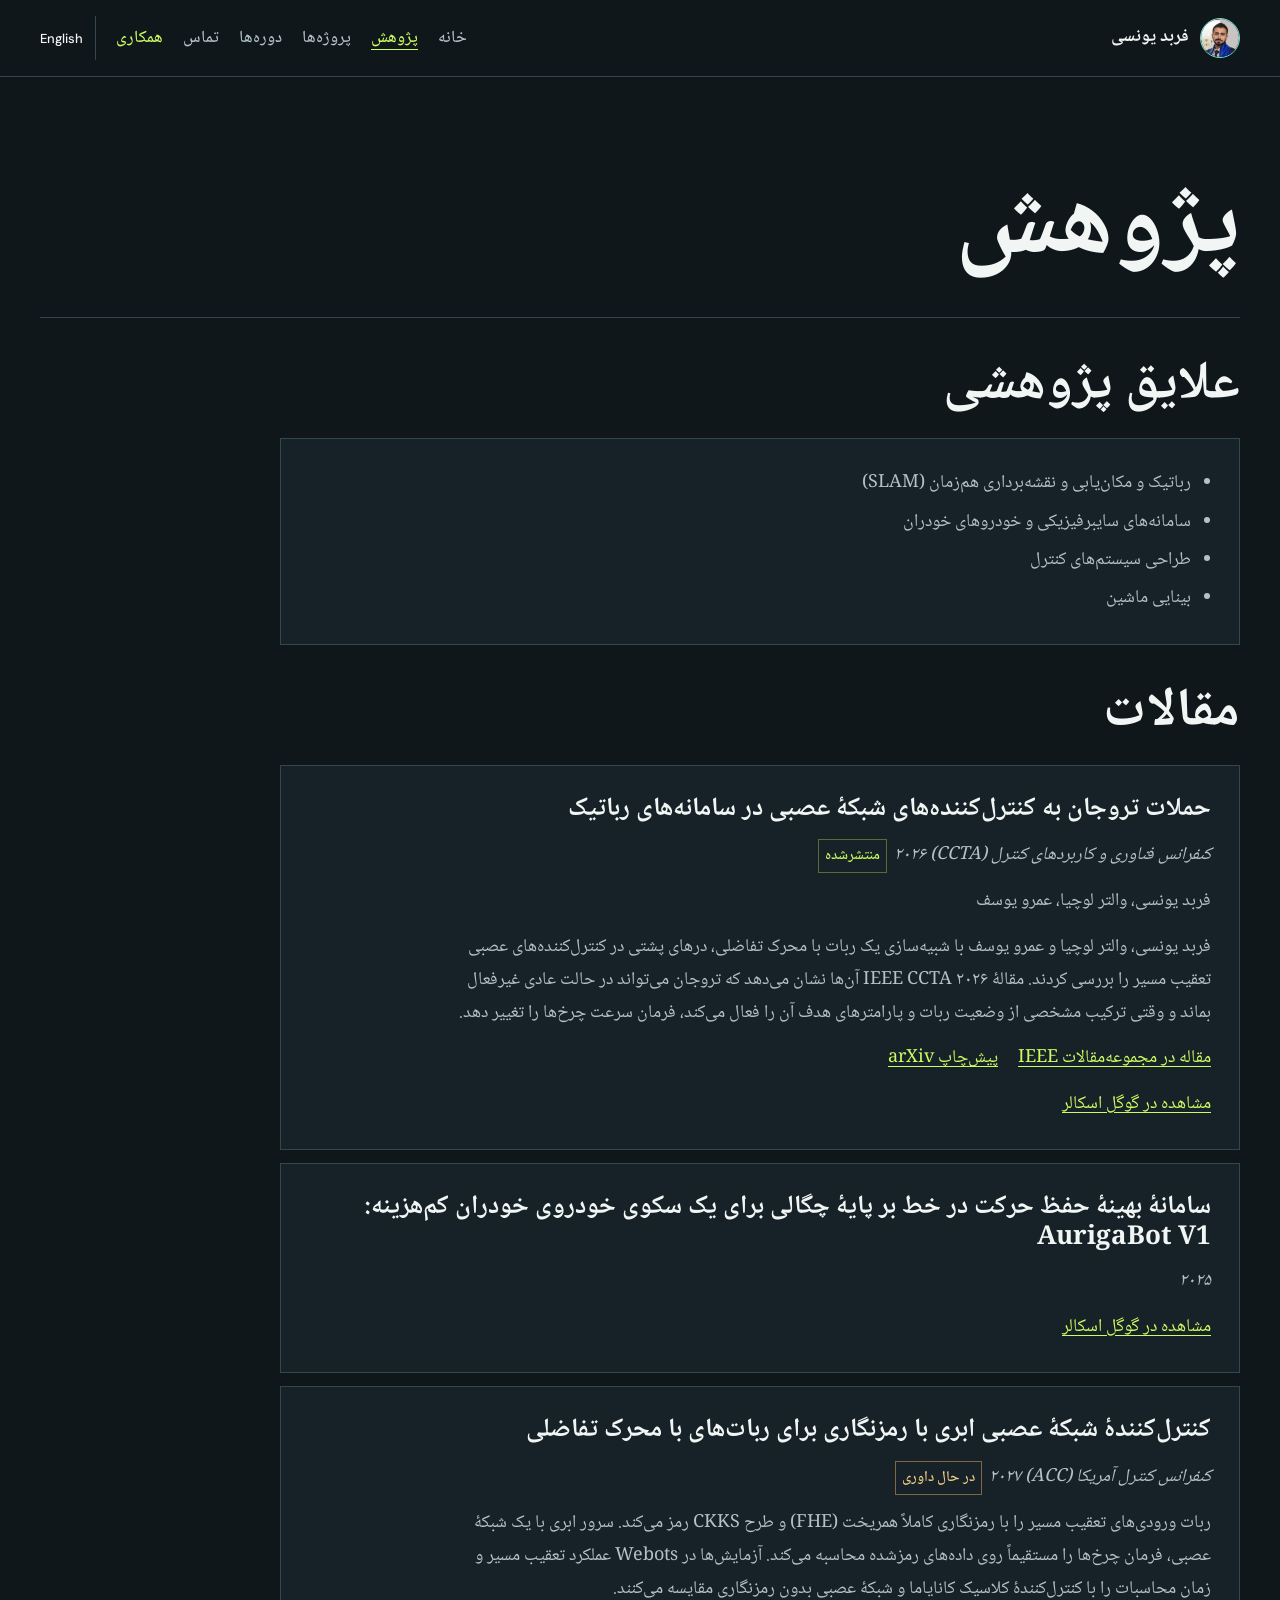
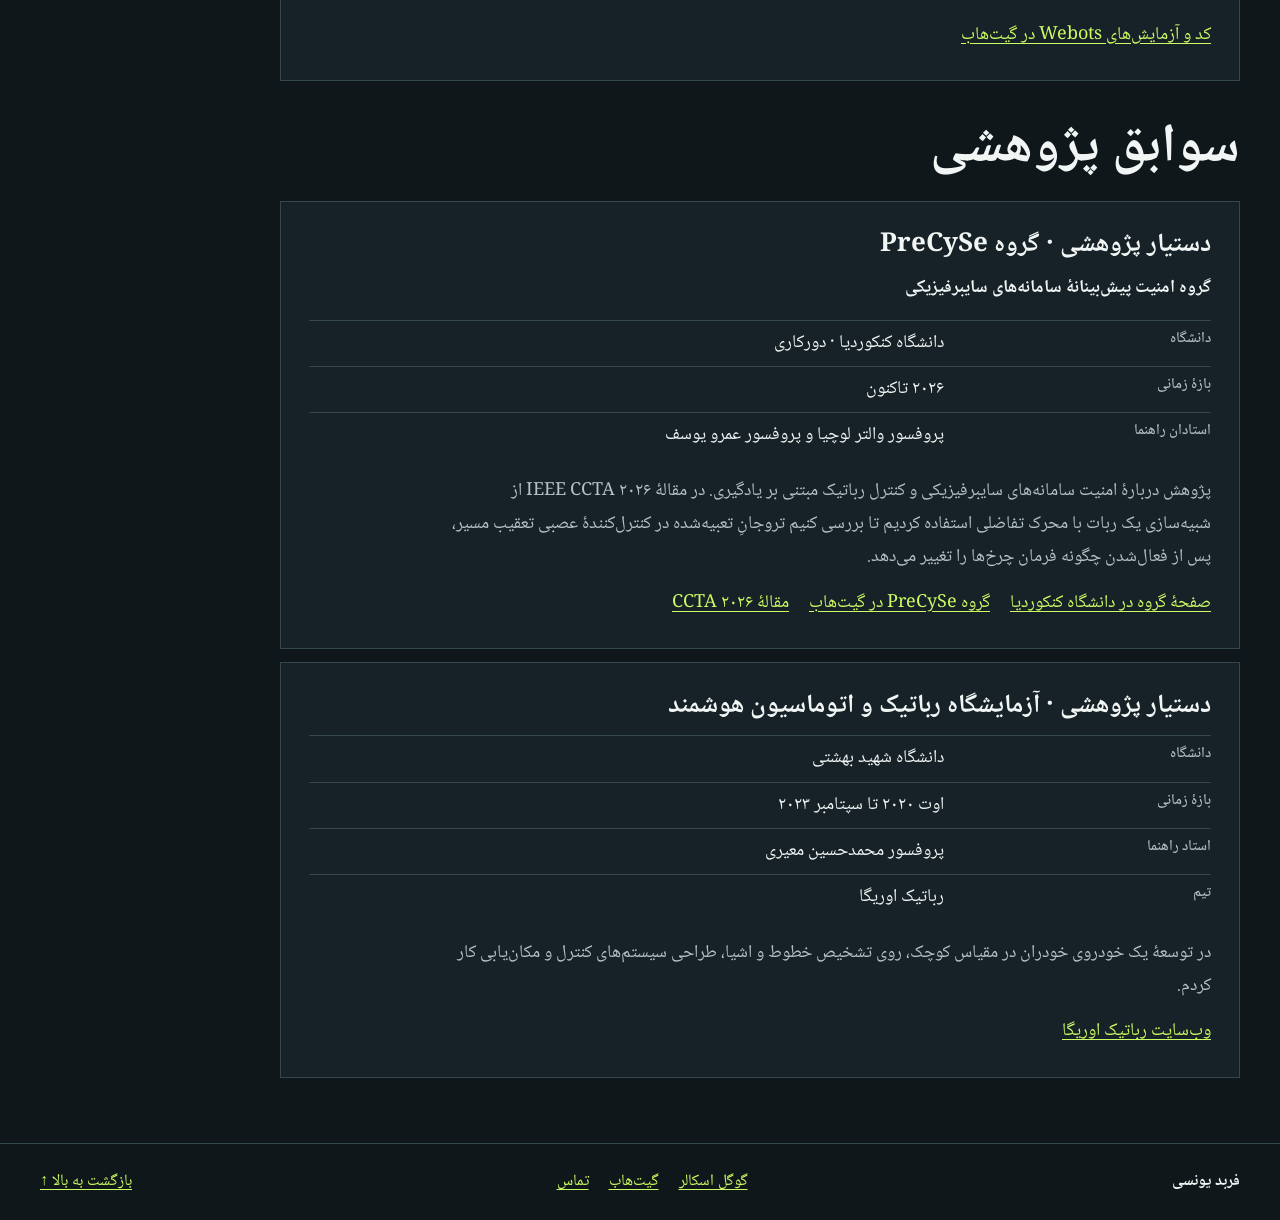
<file: fa/research.html>
<!doctype html>
<html lang="fa" dir="rtl">
<head>
    <meta charset="utf-8">
    <meta name="viewport" content="width=device-width, initial-scale=1">
    <meta name="description" content="مقالات و سوابق پژوهشی فربد یونسی در کنترل ربات‌ها و امنیت سامانه‌های سایبرفیزیکی، از جمله مقالهٔ IEEE CCTA ۲۰۲۶ دربارهٔ حملات تروجان به کنترل‌کننده‌های عصبی.">
    <meta name="theme-color" content="#10171b">
    <title>پژوهش رباتیک و امنیت سامانه‌های سایبرفیزیکی | فربد یونسی</title>
    <link rel="preconnect" href="https://fonts.googleapis.com">
    <link rel="preconnect" href="https://fonts.gstatic.com" crossorigin>
    <link href="https://fonts.googleapis.com/css2?family=Barlow+Condensed:wght@600;700&amp;family=DM+Sans:wght@400;500;600;700&amp;family=IBM+Plex+Mono:wght@400;500&amp;display=swap" rel="stylesheet">
    <link rel="stylesheet" href="../style.css">
    <script src="../motion.js" defer></script>
    <link rel="canonical" href="https://farbodynsi.github.io/fa/research.html">
    <link rel="alternate" hreflang="en" href="https://farbodynsi.github.io/research.html">
    <link rel="alternate" hreflang="fa" href="https://farbodynsi.github.io/fa/research.html">
    <link rel="alternate" hreflang="x-default" href="https://farbodynsi.github.io/research.html">
    <meta property="og:type" content="website">
    <meta property="og:site_name" content="فربد یونسی">
    <meta property="og:url" content="https://farbodynsi.github.io/fa/research.html">
    <meta property="og:title" content="پژوهش رباتیک و امنیت سامانه‌های سایبرفیزیکی | فربد یونسی">
    <meta property="og:description" content="مقالات و سوابق پژوهشی فربد یونسی در کنترل ربات‌ها و امنیت سامانه‌های سایبرفیزیکی، از جمله مقالهٔ IEEE CCTA ۲۰۲۶ دربارهٔ حملات تروجان به کنترل‌کننده‌های عصبی.">
    <meta property="og:locale" content="fa_IR">
    <meta property="og:locale:alternate" content="en_US">
    <meta property="og:image" content="https://farbodynsi.github.io/farbod-younesi.jpg">
    <meta property="og:image:width" content="256">
    <meta property="og:image:height" content="256">
    <meta property="og:image:alt" content="پرترهٔ فربد یونسی">
    <meta name="twitter:card" content="summary">
    <script type="application/ld+json">
{
  "@context": "https://schema.org",
  "@graph": [
    {
      "@type": "WebPage",
      "@id": "https://farbodynsi.github.io/fa/research.html#webpage",
      "url": "https://farbodynsi.github.io/fa/research.html",
      "name": "پژوهش رباتیک و امنیت سامانه‌های سایبرفیزیکی | فربد یونسی",
      "description": "مقالات و سوابق پژوهشی فربد یونسی در کنترل ربات‌ها و امنیت سامانه‌های سایبرفیزیکی، از جمله مقالهٔ IEEE CCTA ۲۰۲۶ دربارهٔ حملات تروجان به کنترل‌کننده‌های عصبی.",
      "inLanguage": "fa",
      "isPartOf": {
        "@id": "https://farbodynsi.github.io/#website"
      },
      "about": {
        "@id": "https://farbodynsi.github.io/#farbod-younesi"
      },
      "mentions": {
        "@id": "https://doi.org/10.1109/CCTA62090.2026.11684307"
      }
    },
    {
      "@type": "WebSite",
      "@id": "https://farbodynsi.github.io/#website",
      "url": "https://farbodynsi.github.io/",
      "name": "Farbod Younesi",
      "alternateName": "فربد یونسی",
      "inLanguage": [
        "en",
        "fa"
      ],
      "publisher": {
        "@id": "https://farbodynsi.github.io/#farbod-younesi"
      }
    },
    {
      "@type": "Person",
      "@id": "https://farbodynsi.github.io/#farbod-younesi",
      "url": "https://farbodynsi.github.io/",
      "name": "Farbod Younesi",
      "alternateName": "فربد یونسی",
      "description": "Electrical engineer and researcher in robotics and control systems.",
      "image": "https://farbodynsi.github.io/farbod-younesi.jpg",
      "jobTitle": "Electrical Engineer and Robotics Researcher",
      "knowsAbout": [
        "Robotics",
        "Control systems",
        "Cyber-physical systems security",
        "Autonomous vehicles",
        "Computer vision",
        "SLAM"
      ],
      "alumniOf": {
        "@type": "CollegeOrUniversity",
        "name": "Shahid Beheshti University"
      },
      "sameAs": [
        "https://github.com/farbodYNSI",
        "https://www.linkedin.com/in/farbod-younesi",
        "https://scholar.google.com/citations?user=7HzUuhoAAAAJ&hl=en",
        "https://www.youtube.com/@farbodyounesi2424"
      ]
    },
    {
      "@type": "ScholarlyArticle",
      "@id": "https://doi.org/10.1109/CCTA62090.2026.11684307",
      "url": "https://doi.org/10.1109/CCTA62090.2026.11684307",
      "headline": "Trojan Attacks on Neural Network Controllers for Robotic Systems",
      "inLanguage": "en",
      "author": [
        {
          "@id": "https://farbodynsi.github.io/#farbod-younesi"
        },
        {
          "@type": "Person",
          "name": "Walter Lucia"
        },
        {
          "@type": "Person",
          "name": "Amr Youssef"
        }
      ],
      "publisher": {
        "@type": "Organization",
        "name": "IEEE"
      },
      "identifier": {
        "@type": "PropertyValue",
        "propertyID": "DOI",
        "value": "10.1109/CCTA62090.2026.11684307"
      },
      "isPartOf": {
        "@type": "PublicationVolume",
        "name": "2026 IEEE Conference on Control Technology and Applications (CCTA)"
      },
      "pageStart": "398",
      "pageEnd": "403",
      "subjectOf": {
        "@type": "WebPage",
        "name": "arXiv preprint",
        "url": "https://arxiv.org/abs/2602.05121"
      }
    }
  ]
}
    </script>
</head>
<body id="top">
<a class="skip" href="#main">رفتن به محتوای اصلی</a>
<header class="site-header"><div class="shell header-inner">
    <a class="brand" href="./"><img class="brand-portrait" src="../farbod-younesi.jpg" width="34" height="34" alt=""> فربد یونسی</a>
    <nav aria-label="ناوبری اصلی"><a href="./">خانه</a><a href="research.html" aria-current="page">پژوهش</a><a href="projects.html">پروژه‌ها</a><a href="courses.html">دوره‌ها</a><a href="contact.html">تماس</a><a class="collab-nav" href="collaboration.html">همکاری</a><a class="language-switch" href="../research.html" lang="en" hreflang="en">English</a></nav>
</div></header>
<main class="shell" id="main">
<div class="page-intro"><h1>پژوهش</h1></div>
<div class="page-content"><h2>علایق پژوهشی</h2>
        <div class="card">
            <ul>
                <li>رباتیک و مکان‌یابی و نقشه‌برداری هم‌زمان (SLAM)</li>
                <li>سامانه‌های سایبرفیزیکی و خودروهای خودران</li>
                <li>طراحی سیستم‌های کنترل</li>
                <li>بینایی ماشین</li>
            </ul>
        </div>

        <h2>مقالات</h2>
        <div class="card">
            <h3>حملات تروجان به کنترل‌کننده‌های شبکهٔ عصبی در سامانه‌های رباتیک</h3>
            <p><em>کنفرانس فناوری و کاربردهای کنترل (CCTA) ۲۰۲۶</em> <span class="status">منتشرشده</span></p>
            <p>فربد یونسی، والتر لوچیا، عمرو یوسف</p>
            <p>فربد یونسی، والتر لوچیا و عمرو یوسف با شبیه‌سازی یک ربات با محرک تفاضلی، درهای پشتی در کنترل‌کننده‌های عصبی تعقیب مسیر را بررسی کردند. مقالهٔ IEEE CCTA ۲۰۲۶ آن‌ها نشان می‌دهد که تروجان می‌تواند در حالت عادی غیرفعال بماند و وقتی ترکیب مشخصی از وضعیت ربات و پارامترهای هدف آن را فعال می‌کند، فرمان سرعت چرخ‌ها را تغییر دهد.</p>
            <p class="inline-links"><a href="https://doi.org/10.1109/CCTA62090.2026.11684307">مقاله در مجموعه‌مقالات IEEE</a><a href="https://arxiv.org/abs/2602.05121">پیش‌چاپ arXiv</a></p>
            <p><a href="https://scholar.google.com/citations?user=7HzUuhoAAAAJ&amp;hl=en">مشاهده در گوگل اسکالر</a></p>
        </div>
        <div class="card">
            <h3>سامانهٔ بهینهٔ حفظ حرکت در خط بر پایهٔ چگالی برای یک سکوی خودروی خودران کم‌هزینه: AurigaBot V1</h3>
            <p><em>۲۰۲۵</em></p>
            <p><a href="https://scholar.google.com/citations?user=7HzUuhoAAAAJ&amp;hl=en">مشاهده در گوگل اسکالر</a></p>
        </div>

        <div class="card" id="acc-2027">
            <h3>کنترل‌کنندهٔ شبکهٔ عصبی ابری با رمزنگاری برای ربات‌های با محرک تفاضلی</h3>
            <p><em>کنفرانس کنترل آمریکا (ACC) ۲۰۲۷</em> <span class="status review">در حال داوری</span></p>
            <p>ربات ورودی‌های تعقیب مسیر را با رمزنگاری کاملاً همریخت (FHE) و طرح CKKS رمز می‌کند. سرور ابری با یک شبکهٔ عصبی، فرمان چرخ‌ها را مستقیماً روی داده‌های رمز‌شده محاسبه می‌کند. آزمایش‌ها در Webots عملکرد تعقیب مسیر و زمان محاسبات را با کنترل‌کنندهٔ کلاسیک کانایاما و شبکهٔ عصبی بدون رمزنگاری مقایسه می‌کنند.</p>
            <p><a href="https://github.com/farbodYNSI/FHE_NN_Controller_DifferentialDrive">کد و آزمایش‌های Webots در گیت‌هاب</a></p>
        </div>
        <section id="research-experience" aria-labelledby="experience-title">
            <h2 id="experience-title">سوابق پژوهشی</h2>
            <article class="card">
                <h3>دستیار پژوهشی · گروه PreCySe</h3>
                <p><strong>گروه امنیت پیش‌بینانهٔ سامانه‌های سایبرفیزیکی</strong></p>
                <dl class="experience-facts">
                    <div><dt>دانشگاه</dt><dd>دانشگاه کنکوردیا · دورکاری</dd></div>
                    <div><dt>بازهٔ زمانی</dt><dd>۲۰۲۶ تاکنون</dd></div>
                    <div><dt>استادان راهنما</dt><dd>پروفسور والتر لوچیا و پروفسور عمرو یوسف</dd></div>
                </dl>
                <p>پژوهش دربارهٔ امنیت سامانه‌های سایبرفیزیکی و کنترل رباتیک مبتنی بر یادگیری. در مقالهٔ IEEE CCTA ۲۰۲۶ از شبیه‌سازی یک ربات با محرک تفاضلی استفاده کردیم تا بررسی کنیم تروجانِ تعبیه‌شده در کنترل‌کنندهٔ عصبی تعقیب مسیر، پس از فعال‌شدن چگونه فرمان چرخ‌ها را تغییر می‌دهد.</p>
                <p class="inline-links"><a href="https://users.encs.concordia.ca/~wlucia/Group.html">صفحهٔ گروه در دانشگاه کنکوردیا</a><a href="https://github.com/PreCyseGroup">گروه PreCySe در گیت‌هاب</a><a href="https://doi.org/10.1109/CCTA62090.2026.11684307">مقالهٔ CCTA ۲۰۲۶</a></p>
            </article>
            <article class="card">
                <h3>دستیار پژوهشی · آزمایشگاه رباتیک و اتوماسیون هوشمند</h3>
                <dl class="experience-facts">
                    <div><dt>دانشگاه</dt><dd>دانشگاه شهید بهشتی</dd></div>
                    <div><dt>بازهٔ زمانی</dt><dd>اوت ۲۰۲۰ تا سپتامبر ۲۰۲۳</dd></div>
                    <div><dt>استاد راهنما</dt><dd>پروفسور محمدحسین معیری</dd></div>
                    <div><dt>تیم</dt><dd>رباتیک اوریگا</dd></div>
                </dl>
                <p>در توسعهٔ یک خودروی خودران در مقیاس کوچک، روی تشخیص خطوط و اشیا، طراحی سیستم‌های کنترل و مکان‌یابی کار کردم.</p>
                <p><a href="https://aurigarobotics.ir/">وب‌سایت رباتیک اوریگا</a></p>
            </article>
        </section>
    </div>
</main>
<footer class="site-footer"><div class="shell footer-inner">
    <a class="brand" href="./">فربد یونسی</a>
    <div class="inline-links"><a href="https://scholar.google.com/citations?user=7HzUuhoAAAAJ&amp;hl=en">گوگل اسکالر</a><a href="https://github.com/farbodYNSI">گیت‌هاب</a><a href="contact.html">تماس</a></div>
    <a href="#top">بازگشت به بالا ↑</a>
</div></footer>
</body>
</html>
</file>
<file: style.css>
@font-face {
  font-family: "Noto Naskh Arabic";
  src: url("fonts/noto-naskh-arabic.ttf") format("truetype");
  font-weight: 400 700;
  font-display: swap;
}

:root {
  color-scheme: dark;
  --bg: #10171b;
  --surface: #172228;
  --panel: #131e23;
  --ink: #f1f6f4;
  --muted: #b2c2c5;
  --line: #34474d;
  --signal: #ccfc63;
  --cyan: #6ae1da;
  --mono: "IBM Plex Mono", monospace;
  --display: "Barlow Condensed", "Arial Narrow", sans-serif;
  --persian-font: "B Nazanin", BNazanin, "B Mitra", "B Lotus", "Noto Naskh Arabic", serif;
}
* { box-sizing: border-box; }
body { margin: 0; background: var(--bg); color: var(--ink); font: 16px/1.65 "DM Sans", system-ui, sans-serif; }
a { color: var(--signal); text-underline-offset: 4px; }
a:hover { color: var(--ink); }
:focus-visible { outline: 2px solid var(--cyan); outline-offset: 4px; }
h1, h2, h3, p { margin-top: 0; }
h1, h2 { font-family: var(--display); font-weight: 700; line-height: .95; letter-spacing: -.015em; }
h2 { font-size: clamp(34px, 4.4vw, 54px); margin: 0 0 18px; }
h3 { font-size: clamp(19px, 2.3vw, 26px); line-height: 1.18; margin-bottom: 12px; }
p, li { color: var(--muted); }
strong { color: var(--ink); }
.shell { width: min(1200px, calc(100% - 72px)); margin: 0 auto; }
.skip { position: absolute; top: 0; left: 12px; z-index: 3; padding: 10px 16px; transform: translateY(-120%); background: var(--signal); color: var(--bg); }
.skip:focus { transform: translateY(0); }
.skip:hover { color: var(--bg); }
.site-header { border-bottom: 1px solid var(--line); }
.header-inner, .footer-inner { display: flex; align-items: center; justify-content: space-between; gap: 16px; min-height: 76px; }
.brand { display: inline-flex; gap: 11px; align-items: center; text-decoration: none; color: var(--ink); font-weight: 700; }
.brand-portrait {
  display: block;
  flex: none;
  width: 40px;
  height: 40px;
  object-fit: cover;
  border: 1px solid var(--cyan);
  border-radius: 50%;
}
nav, .inline-links { display: flex; flex-wrap: wrap; column-gap: 20px; }
nav a { display: inline-flex; align-items: center; min-height: 44px; color: var(--muted); text-decoration: none; font: 500 13px var(--mono); }
nav a[aria-current] { color: var(--signal); text-decoration: underline; text-underline-offset: 7px; }
nav .collab-nav { color: var(--signal); }
nav .collab-nav:hover { color: var(--ink); }
nav .language-switch {
  border-inline-start: 1px solid var(--line);
  padding-inline-start: 12px;
  color: var(--ink);
}
nav .language-switch:hover { color: var(--signal); }
.hero { display: grid; grid-template-columns: minmax(0, .8fr) minmax(0, 1.2fr); gap: clamp(24px, 5vw, 70px); align-items: center; padding-block: 52px 32px; }
.profile-pic {
  display: block;
  width: clamp(128px, 17vw, 192px);
  height: auto;
  aspect-ratio: 1;
  object-fit: cover;
  border: 1px solid var(--cyan);
  border-radius: 50%;
  margin-bottom: 18px;
}
.hero h1 { font-size: clamp(85px, 11vw, 156px); letter-spacing: -.03em; line-height: .77; margin: 0 0 24px; }
.hero-role { max-width: 34ch; color: var(--ink); font-size: clamp(16px, 2vw, 20px); margin-bottom: 20px; }
.hero-actions, .social-links { display: flex; flex-wrap: wrap; gap: 8px 12px; }
.button { display: inline-flex; align-items: center; gap: 8px; min-height: 44px; padding-inline: 13px; border: 1px solid var(--signal); background: var(--signal); color: var(--bg); text-decoration: none; font-weight: 700; font-size: 14px; }
.button:hover { color: var(--bg); background: var(--ink); border-color: var(--ink); }
.button.secondary { background: transparent; border-color: var(--line); color: var(--ink); }
.button.secondary:hover { border-color: var(--signal); color: var(--signal); }
.robotics-demo { min-width: 0; margin: 0; overflow: hidden; border: 1px solid var(--line); background: var(--panel); }
.demo-bar, figcaption { display: flex; align-items: center; flex-wrap: wrap; gap: 9px 13px; min-height: 49px; padding: 3px 13px; font: 500 12px/1.35 var(--mono); color: var(--muted); }
.demo-bar { border-bottom: 1px solid var(--line); }
.demo-bar button { margin-left: auto; background: none; border: 0; cursor: pointer; min-height: 44px; color: var(--ink); font: inherit; text-decoration: underline; text-underline-offset: 3px; }
.demo-bar button:hover { color: var(--signal); }
canvas { display: block; width: 100%; height: auto; aspect-ratio: 720 / 512; background: #111b20; }
figcaption { border-top: 1px solid var(--line); }
figcaption span { display: inline-flex; align-items: center; gap: 7px; }
figcaption i { display: inline-block; width: 14px; border-top: 2px solid var(--signal); }
figcaption .scan-key { border-color: var(--cyan); border-top-style: dashed; }
.simulation-label { margin-left: auto; }
.social-links { border-block: 1px solid var(--line); padding-block: 8px; }
.social-links a { display: inline-flex; min-height: 44px; align-items: center; padding-inline: 7px; color: var(--muted); font: 500 12px var(--mono); }
.social-links a:hover { color: var(--signal); }
.home-content { margin-block: 25px 65px; }
.profile-section { display: grid; grid-template-columns: minmax(145px, .45fr) 1fr; gap: 10px 34px; padding-block: 24px; border-bottom: 1px solid var(--line); }
.profile-section h2 { margin: 0; }
.profile-section .card { grid-column: 2; margin: 0; }
.card { padding: clamp(16px, 3vw, 28px); background: var(--surface); border: 1px solid var(--line); margin-bottom: 13px; }
.card p { margin-bottom: 12px; max-width: 76ch; overflow-wrap: anywhere; }
.card :last-child { margin-bottom: 0; }
.card ul { padding-left: 20px; margin-top: 0; }
.card li + li { margin-top: 5px; }
.award-list { list-style: none; }
.award-list > li {
  display: grid;
  grid-template-columns: max-content minmax(0, 1fr);
  align-items: start;
  column-gap: clamp(12px, 3vw, 28px);
}
.award-list > li + li { border-top: 1px solid var(--line); margin-top: 16px; padding-top: 16px; }
.award-place { color: var(--signal); font: 500 13px/1.4 var(--mono); padding-top: 3px; }
.award-list h3 { font-size: clamp(18px, 2vw, 23px); margin-bottom: 5px; }
.award-list p { font-size: 14px; margin-bottom: 4px; }
.chip { display: inline-flex; align-items: center; min-height: 29px; margin: 3px 4px 3px 0; padding: 2px 8px; border: 1px solid var(--line); color: var(--cyan); font: 400 12px var(--mono); }
.page-intro { padding: clamp(36px, 8vw, 90px) 0 24px; border-bottom: 1px solid var(--line); }
.page-intro h1 { font-size: clamp(65px, 11vw, 142px); margin: 0; }
.page-content { max-width: 960px; margin-block: 35px 65px; }
.page-content h2:not(:first-child) { margin-top: 35px; }
.status { display: inline-block; padding: 3px 6px; margin: 3px; border: 1px solid #586c36; color: var(--signal); font: 500 12px var(--mono); }
.status.review { border-color: #806742; color: #f6cf8c; }
#research-experience { margin-top: 35px; }
.experience-facts { margin: 14px 0 16px; }
.experience-facts > div {
  display: grid;
  grid-template-columns: minmax(120px, .4fr) minmax(0, 1fr);
  gap: 4px 13px;
  padding-block: 6px;
  border-top: 1px solid var(--line);
}
.experience-facts dt { color: var(--muted); font: 500 12px/1.6 var(--mono); }
.experience-facts dd { margin: 0; }
.project-card { display: flex; justify-content: space-between; align-items: center; gap: clamp(14px, 3vw, 35px); }
.project-text { min-width: 0; }
.project-img { display: block; width: min(42%, 390px); height: auto; border: 1px solid var(--line); }
.site-footer { border-top: 1px solid var(--line); }
.footer-inner { flex-wrap: wrap; padding-block: 10px; }
.footer-inner a { min-height: 44px; display: inline-flex; align-items: center; font-size: 14px; }
.collab-hero {
  display: grid;
  grid-template-columns: minmax(0, 1.3fr) minmax(0, .7fr);
  gap: clamp(24px, 5vw, 70px);
  align-items: center;
  padding-block: clamp(38px, 7vw, 92px);
}
.collab-label { color: var(--signal); font: 500 13px/1.4 var(--mono); text-transform: uppercase; }
.collab-copy h1 {
  max-width: 12ch;
  font-size: clamp(58px, 7.4vw, 112px);
  margin-bottom: 20px;
}
.collab-copy > p:not(.collab-label) { max-width: 53ch; font-size: clamp(16px, 1.7vw, 20px); }
.collab-photo { margin: 0; border: 1px solid var(--line); background: var(--panel); }
.collab-photo img { display: block; width: 100%; height: auto; aspect-ratio: 4 / 5; object-fit: cover; }
.collab-section { padding-block: clamp(26px, 5vw, 56px); border-top: 1px solid var(--line); }
.collab-section h2 { margin-bottom: 24px; }
.collab-heading { display: flex; align-items: baseline; justify-content: space-between; flex-wrap: wrap; gap: 6px 16px; }
.collab-heading a { display: inline-flex; align-items: center; min-height: 44px; }
.collab-proof, .collab-grid, .collab-options { display: grid; grid-template-columns: repeat(2, minmax(0, 1fr)); gap: 14px; }
.collab-proof article, .collab-grid article { border: 1px solid var(--line); padding: clamp(16px, 2.5vw, 27px); }
.collab-proof article { border-left: 3px solid var(--cyan); background: var(--panel); }
.collab-grid article { background: var(--surface); }
.collab-section article p:last-child { margin-bottom: 0; }
.collab-development { display: grid; grid-template-columns: repeat(3, minmax(0, 1fr)); gap: 14px; }
.collab-development article { border-top: 2px solid var(--signal); padding: 19px 16px; background: var(--panel); }
.collab-partner {
  margin-bottom: clamp(26px, 5vw, 56px);
  padding-inline: clamp(18px, 4vw, 48px);
  background: var(--surface);
  border: 1px solid var(--line);
}
.collab-partner > div:first-child p { max-width: 69ch; }
.collab-options article { border-top: 1px solid var(--line); padding-top: 16px; }
.collab-options .button { max-width: 100%; }
.collab-contact {
  display: grid;
  grid-template-columns: minmax(0, 1fr) auto;
  align-items: center;
  gap: 6px 16px;
  margin-top: 24px;
  padding-top: 18px;
  border-top: 1px solid var(--line);
}
.collab-contact h3, .collab-contact p { margin-bottom: 0; }
.collab-contact button { font-family: inherit; cursor: pointer; }
.collab-contact button[hidden], .copy-status:empty { display: none; }
#collaboration-email { color: var(--ink); overflow-wrap: anywhere; }
.copy-status { grid-column: 1 / -1; font-size: 14px; }
@media (prefers-reduced-motion: no-preference) {
  .button, nav a, .social-links a { transition: background-color .18s, border-color .18s, color .18s; }
  .hero-copy { animation: arrive .48s ease-out both; }
  @keyframes arrive { from { opacity: .75; transform: translateY(10px); } to { opacity: 1; transform: translateY(0); } }
}
@media (max-width: 850px) {
  .shell { width: calc(100% - 44px); }
  .hero { gap: 24px; }
  .hero h1 { font-size: clamp(74px, 12vw, 110px); }
}
@media (max-width: 650px) {
  .shell { width: calc(100% - 36px); }
  .header-inner { flex-direction: column; align-items: flex-start; gap: 0; padding-top: 12px; }
  nav { column-gap: clamp(11px, 4vw, 20px); }
  .hero { grid-template-columns: minmax(0, 1fr); padding-top: 32px; }
  .hero h1 { font-size: clamp(78px, 16vw, 110px); }
  .profile-section { grid-template-columns: 1fr; }
  .profile-section .card { grid-column: 1; }
  .project-card { flex-direction: column; align-items: stretch; }
  .project-img { width: 100%; }
  .collab-hero, .collab-proof, .collab-grid, .collab-development, .collab-options { grid-template-columns: minmax(0, 1fr); }
  .collab-copy h1 { font-size: clamp(52px, 12vw, 77px); }
  .collab-photo img { aspect-ratio: 5 / 4; object-fit: contain; background: #0a1013; }
  .collab-contact { grid-template-columns: minmax(0, 1fr); }
  .experience-facts > div { grid-template-columns: minmax(0, 1fr); }
}
[dir="rtl"] { --display: var(--persian-font); --mono: var(--persian-font); }
[dir="rtl"] body { font: 18px/1.85 var(--persian-font); }
nav .language-switch[lang="fa"] { font: 700 17px var(--persian-font); }
[dir="rtl"] nav a, [dir="rtl"] .button { font-size: 17px; }
[dir="rtl"] .demo-bar, [dir="rtl"] figcaption, [dir="rtl"] .social-links a,
[dir="rtl"] .award-place, [dir="rtl"] .experience-facts dt,
[dir="rtl"] .status, [dir="rtl"] .chip, [dir="rtl"] .collab-label { font-size: 15px; }
[dir="rtl"] .award-list p, [dir="rtl"] .footer-inner a, [dir="rtl"] .copy-status { font-size: 16px; }
[dir="rtl"] h1, [dir="rtl"] h2 { line-height: 1.24; letter-spacing: 0; }
[dir="rtl"] .hero h1 { font-size: clamp(62px, 9vw, 116px); }
[dir="rtl"] .page-intro h1 { font-size: clamp(54px, 8vw, 102px); }
[dir="rtl"] .collab-copy h1 { max-width: 16ch; font-size: clamp(43px, 5.3vw, 76px); }
[dir="rtl"] .card ul { padding-left: 0; padding-inline-start: 20px; }
[dir="rtl"] .demo-bar button, [dir="rtl"] .simulation-label { margin-left: 0; margin-inline-start: auto; }
[dir="rtl"] .collab-proof article { border-left: 1px solid var(--line); border-inline-start: 3px solid var(--cyan); }
[dir="rtl"] nav .language-switch[lang="en"] { font: 500 13px "DM Sans", system-ui, sans-serif; }
</file>
